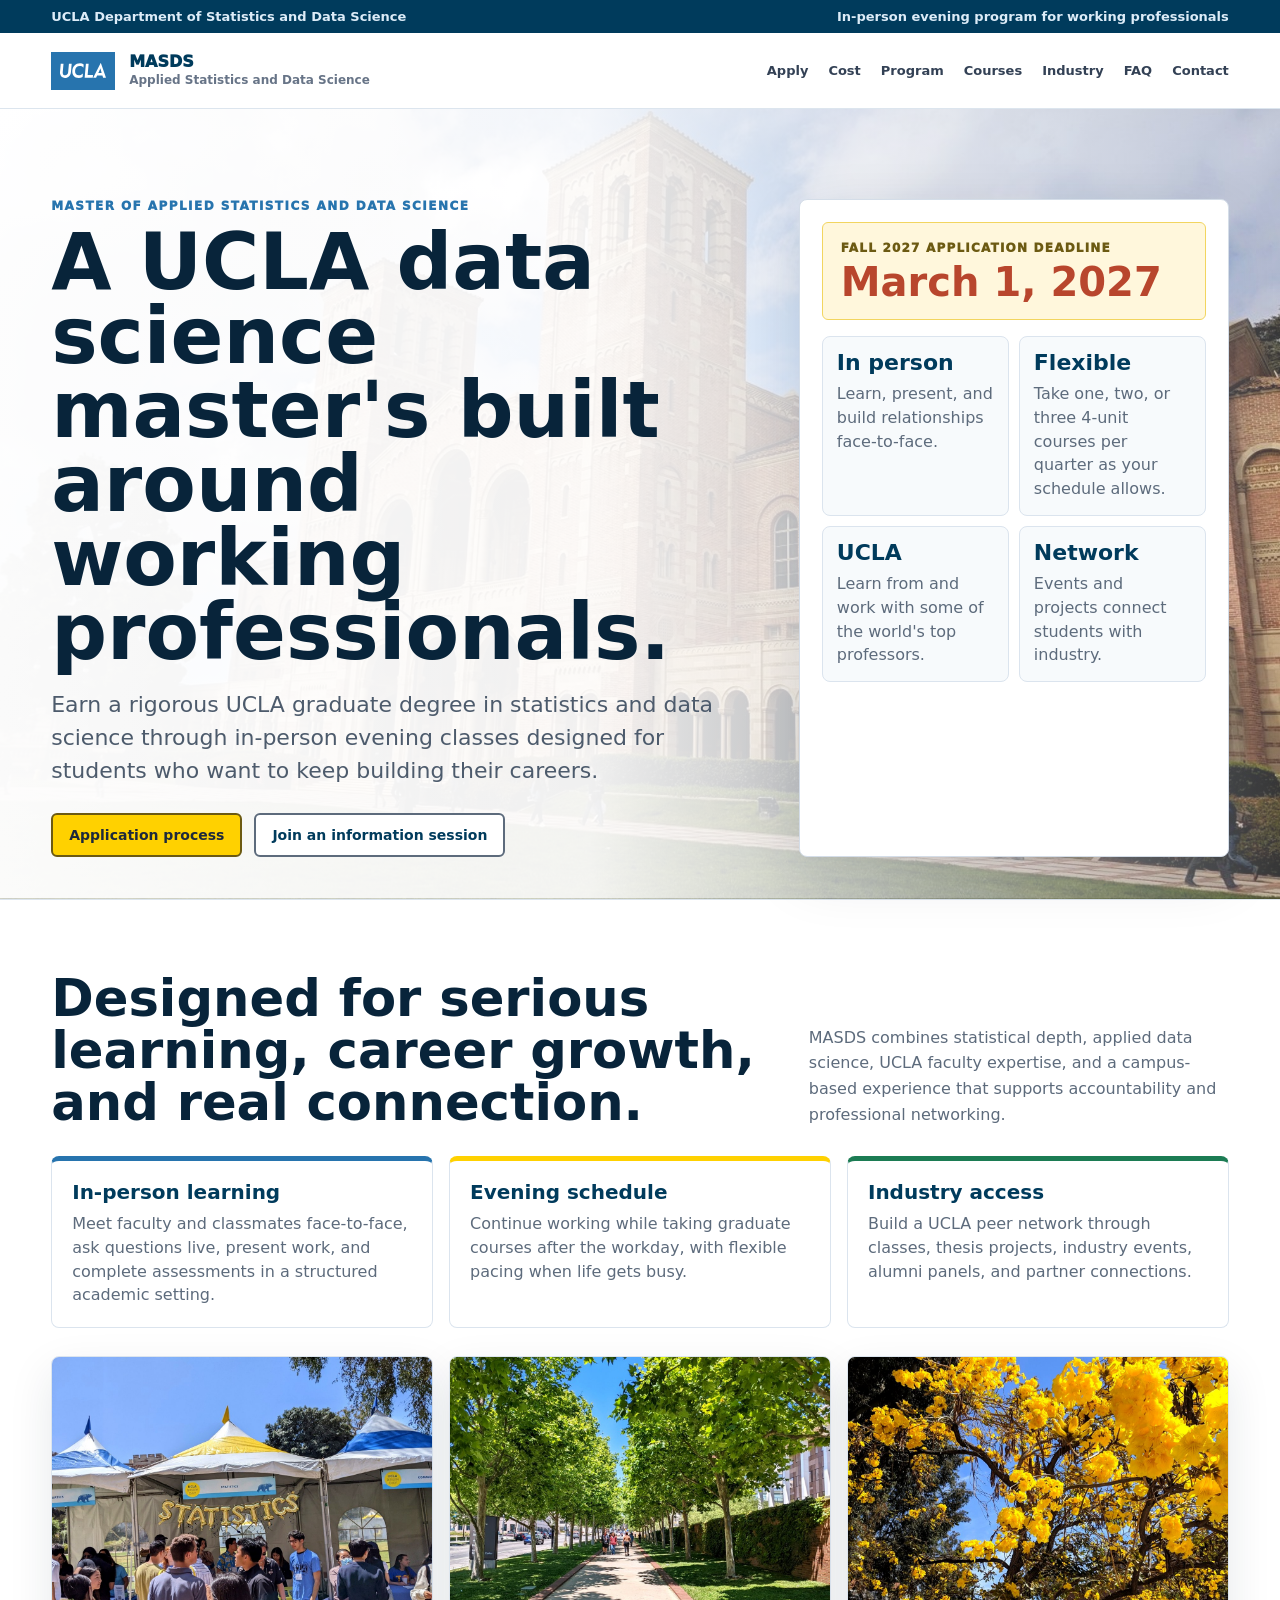
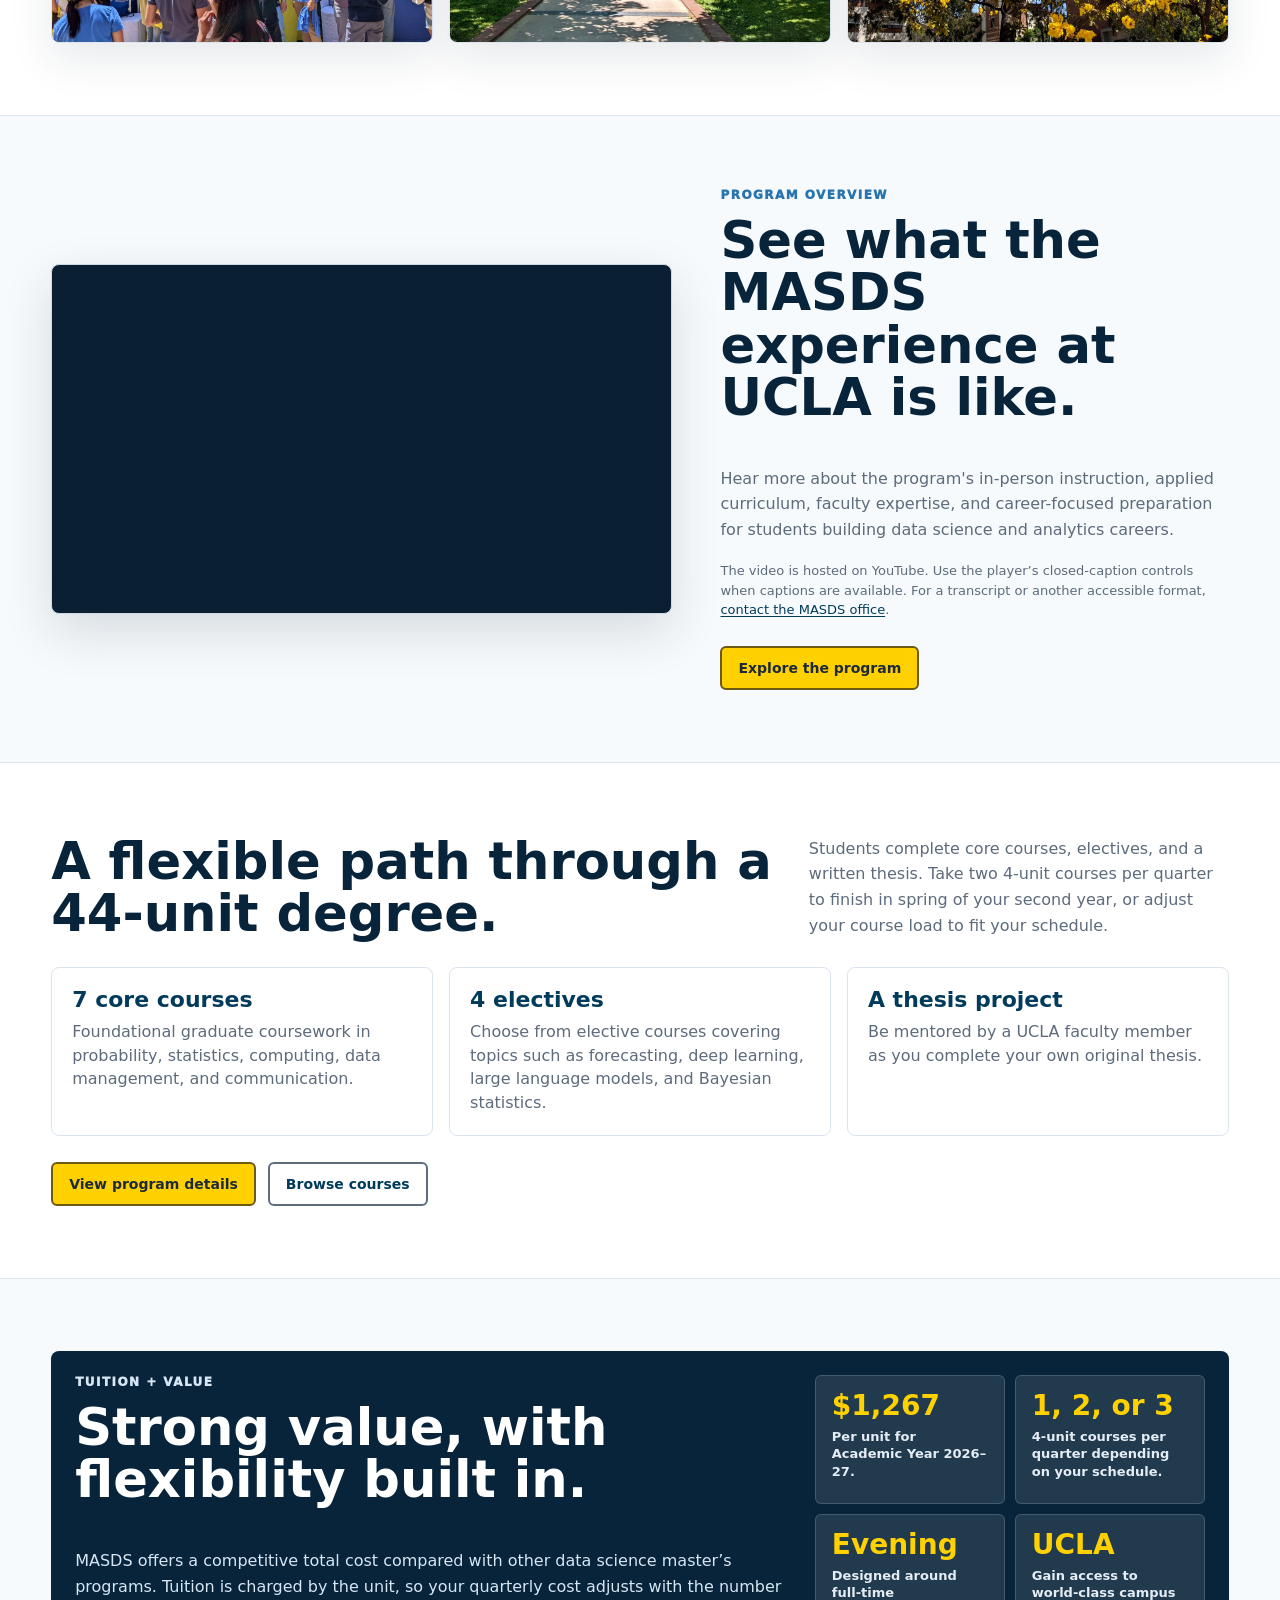
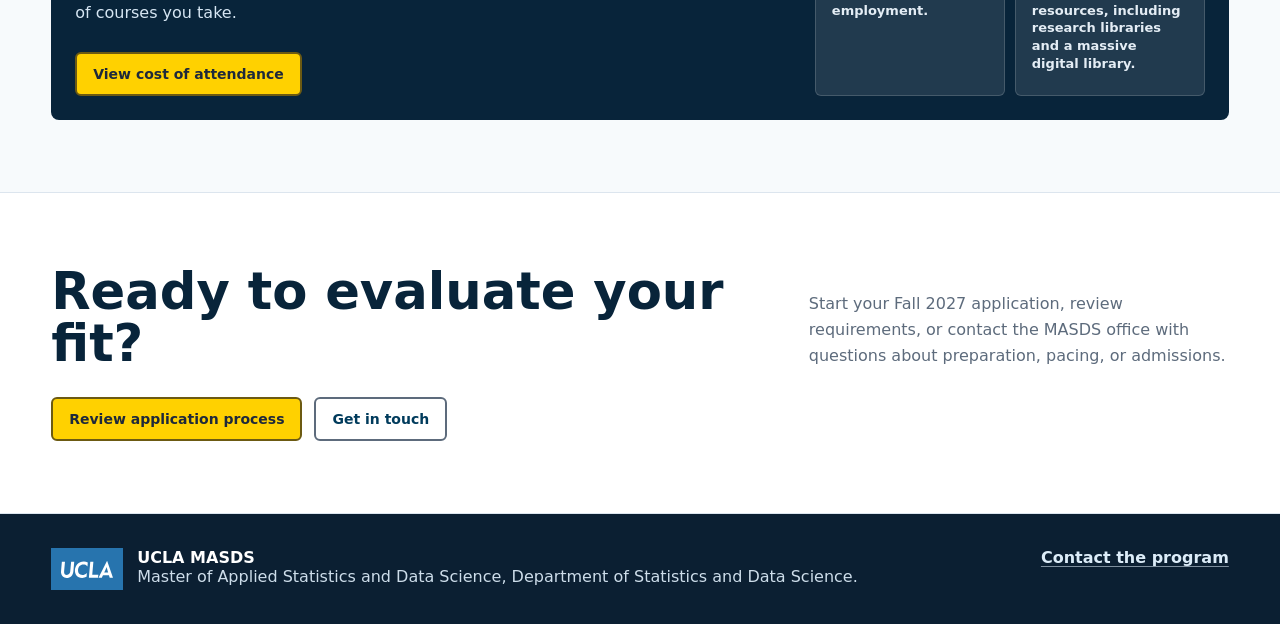
<file: index.html>
<!doctype html>
<html lang="en">
<head>
  <meta charset="utf-8">
  <meta name="viewport" content="width=device-width, initial-scale=1">
  <title>UCLA MASDS | Master of Applied Statistics and Data Science</title>
  <link rel="stylesheet" href="assets/styles.css">
</head>
<body>
  <a class="skip-link" href="#main-content">Skip to main content</a>
  <div class="topbar">
    <span>UCLA Department of Statistics and Data Science</span>
    <span>In-person evening program for working professionals</span>
  </div>
  <nav class="site-nav" aria-label="Primary navigation">
    <a class="brand" href="index.html">
      <span class="brand-mark"><img src="assets/img/ucla-logo.svg" alt="UCLA"></span>
      <span>MASDS <small>Applied Statistics and Data Science</small></span>
    </a>
    <div class="nav-links">
      <a href="application-process.html">Apply</a>
      <a href="cost-of-attendance.html">Cost</a>
      <a href="program-details.html">Program</a>
      <a href="available-courses.html">Courses</a>
      <a href="industry-partners.html">Industry</a>
      <a href="faq.html">FAQ</a>
      <a href="get-in-touch.html">Contact</a>
    </div>
  </nav>

  <header class="hero home-hero" id="main-content" tabindex="-1">
    <div>
      <p class="eyebrow">Master of Applied Statistics and Data Science</p>
      <h1>A UCLA data science master's built around working professionals.</h1>
      <p class="hero-copy">Earn a rigorous UCLA graduate degree in statistics and data science through in-person evening classes designed for students who want to keep building their careers.</p>
      <div class="hero-actions">
        <a class="button" href="application-process.html">Application process</a>
        <a class="secondary-button" href="get-in-touch.html">Join an information session</a>
      </div>
    </div>
    <aside class="deadline-panel" aria-label="Application highlights">
      <div class="deadline-date">
        <span>Fall 2027 application deadline</span>
        <strong>March 1, 2027</strong>
      </div>
      <div class="fact-grid">
        <div class="fact"><strong>In person</strong><span>Learn, present, and build relationships face-to-face.</span></div>
        <div class="fact"><strong>Flexible</strong><span>Take one, two, or three 4-unit courses per quarter as your schedule allows.</span></div>
        <div class="fact"><strong>UCLA</strong><span>Learn from and work with some of the world's top professors.</span></div>
        <div class="fact"><strong>Network</strong><span>Events and projects connect students with industry.</span></div>
      </div>
    </aside>
  </header>

  <main>
    <section class="band" id="fit">
      <div class="section-head">
        <h2>Designed for serious learning, career growth, and real connection.</h2>
        <p>MASDS combines statistical depth, applied data science, UCLA faculty expertise, and a campus-based experience that supports accountability and professional networking.</p>
      </div>
      <div class="card-grid">
        <article class="card accent-blue"><strong>In-person learning</strong><span>Meet faculty and classmates face-to-face, ask questions live, present work, and complete assessments in a structured academic setting.</span></article>
        <article class="card accent-gold"><strong>Evening schedule</strong><span>Continue working while taking graduate courses after the workday, with flexible pacing when life gets busy.</span></article>
        <article class="card accent-green"><strong>Industry access</strong><span>Build a UCLA peer network through classes, thesis projects, industry events, alumni panels, and partner connections.</span></article>
      </div>
      <div class="photo-grid">
        <figure class="image-card">
          <img src="assets/img/in-person-statistics-event.jpg" alt="Students gather at the UCLA Statistics booth during a campus event">
        </figure>
        <figure class="image-card">
          <img src="assets/img/campus-walkway.jpg" alt="Tree-lined walkway on the UCLA campus">
        </figure>
        <figure class="image-card">
          <img src="assets/img/golden-campus-flowers.jpg" alt="Yellow flowers blooming on the UCLA campus">
        </figure>
      </div>
    </section>

    <section class="band alt">
      <div class="video-feature">
        <div class="video-frame">
          <iframe src="https://www.youtube.com/embed/GpxyZNpHI3E" title="UCLA Master of Applied Statistics and Data Science program video" allow="accelerometer; autoplay; clipboard-write; encrypted-media; gyroscope; picture-in-picture; web-share" allowfullscreen></iframe>
        </div>
        <div>
          <p class="eyebrow">Program overview</p>
          <h2>See what the MASDS experience at UCLA is like.</h2>
          <p>Hear more about the program's in-person instruction, applied curriculum, faculty expertise, and career-focused preparation for students building data science and analytics careers.</p>
          <p class="fine-print">The video is hosted on YouTube. Use the player’s closed-caption controls when captions are available. For a transcript or another accessible format, <a href="get-in-touch.html">contact the MASDS office</a>.</p>
          <div class="section-actions">
            <a class="button" href="program-details.html">Explore the program</a>
          </div>
        </div>
      </div>
    </section>

    <section class="band">
      <div class="section-head">
        <h2>A flexible path through a 44-unit degree.</h2>
        <p>Students complete core courses, electives, and a written thesis. Take two 4-unit courses per quarter to finish in spring of your second year, or adjust your course load to fit your schedule.</p>
      </div>
      <div class="stat-grid">
        <div class="stat"><strong>7 core courses</strong><span>Foundational graduate coursework in probability, statistics, computing, data management, and communication.</span></div>
        <div class="stat"><strong>4 electives</strong><span>Choose from elective courses covering topics such as forecasting, deep learning, large language models, and Bayesian statistics.</span></div>
        <div class="stat"><strong>A thesis project</strong><span>Be mentored by a UCLA faculty member as you complete your own original thesis.</span></div>
      </div>
      <div class="section-actions">
        <a class="button" href="program-details.html">View program details</a>
        <a class="secondary-button" href="available-courses.html">Browse courses</a>
      </div>
    </section>

    <section class="band alt">
      <div class="value-panel">
        <div>
          <p class="eyebrow">Tuition + value</p>
          <h2>Strong value, with flexibility built in.</h2>
          <p>MASDS offers a competitive total cost compared with other data science master’s programs. Tuition is charged by the unit, so your quarterly cost adjusts with the number of courses you take.</p>
          <div class="section-actions">
            <a class="button" href="cost-of-attendance.html">View cost of attendance</a>
          </div>
        </div>
        <div class="value-stats">
          <div><strong>$1,267</strong><span>Per unit for Academic Year 2026–27.</span></div>
          <div><strong>1, 2, or 3</strong><span>4-unit courses per quarter depending on your schedule.</span></div>
          <div><strong>Evening</strong><span>Designed around full-time employment.</span></div>
          <div><strong>UCLA</strong><span>Gain access to world-class campus resources, including research libraries and a massive digital library.</span></div>
        </div>
      </div>
    </section>

    <section class="band">
      <div class="section-head">
        <h2>Ready to evaluate your fit?</h2>
        <p>Start your Fall 2027 application, review requirements, or contact the MASDS office with questions about preparation, pacing, or admissions.</p>
      </div>
      <div class="section-actions">
        <a class="button" href="application-process.html">Review application process</a>
        <a class="secondary-button" href="get-in-touch.html">Get in touch</a>
      </div>
    </section>
  </main>

  <footer class="footer">
    <div class="footer-grid">
      <div class="footer-brand"><span class="footer-logo"><img src="assets/img/ucla-logo.svg" alt=""></span><div><strong>UCLA MASDS</strong><br>Master of Applied Statistics and Data Science, Department of Statistics and Data Science.</div></div>
      <a href="get-in-touch.html">Contact the program</a>
    </div>
  </footer>
</body>
</html>
</file>
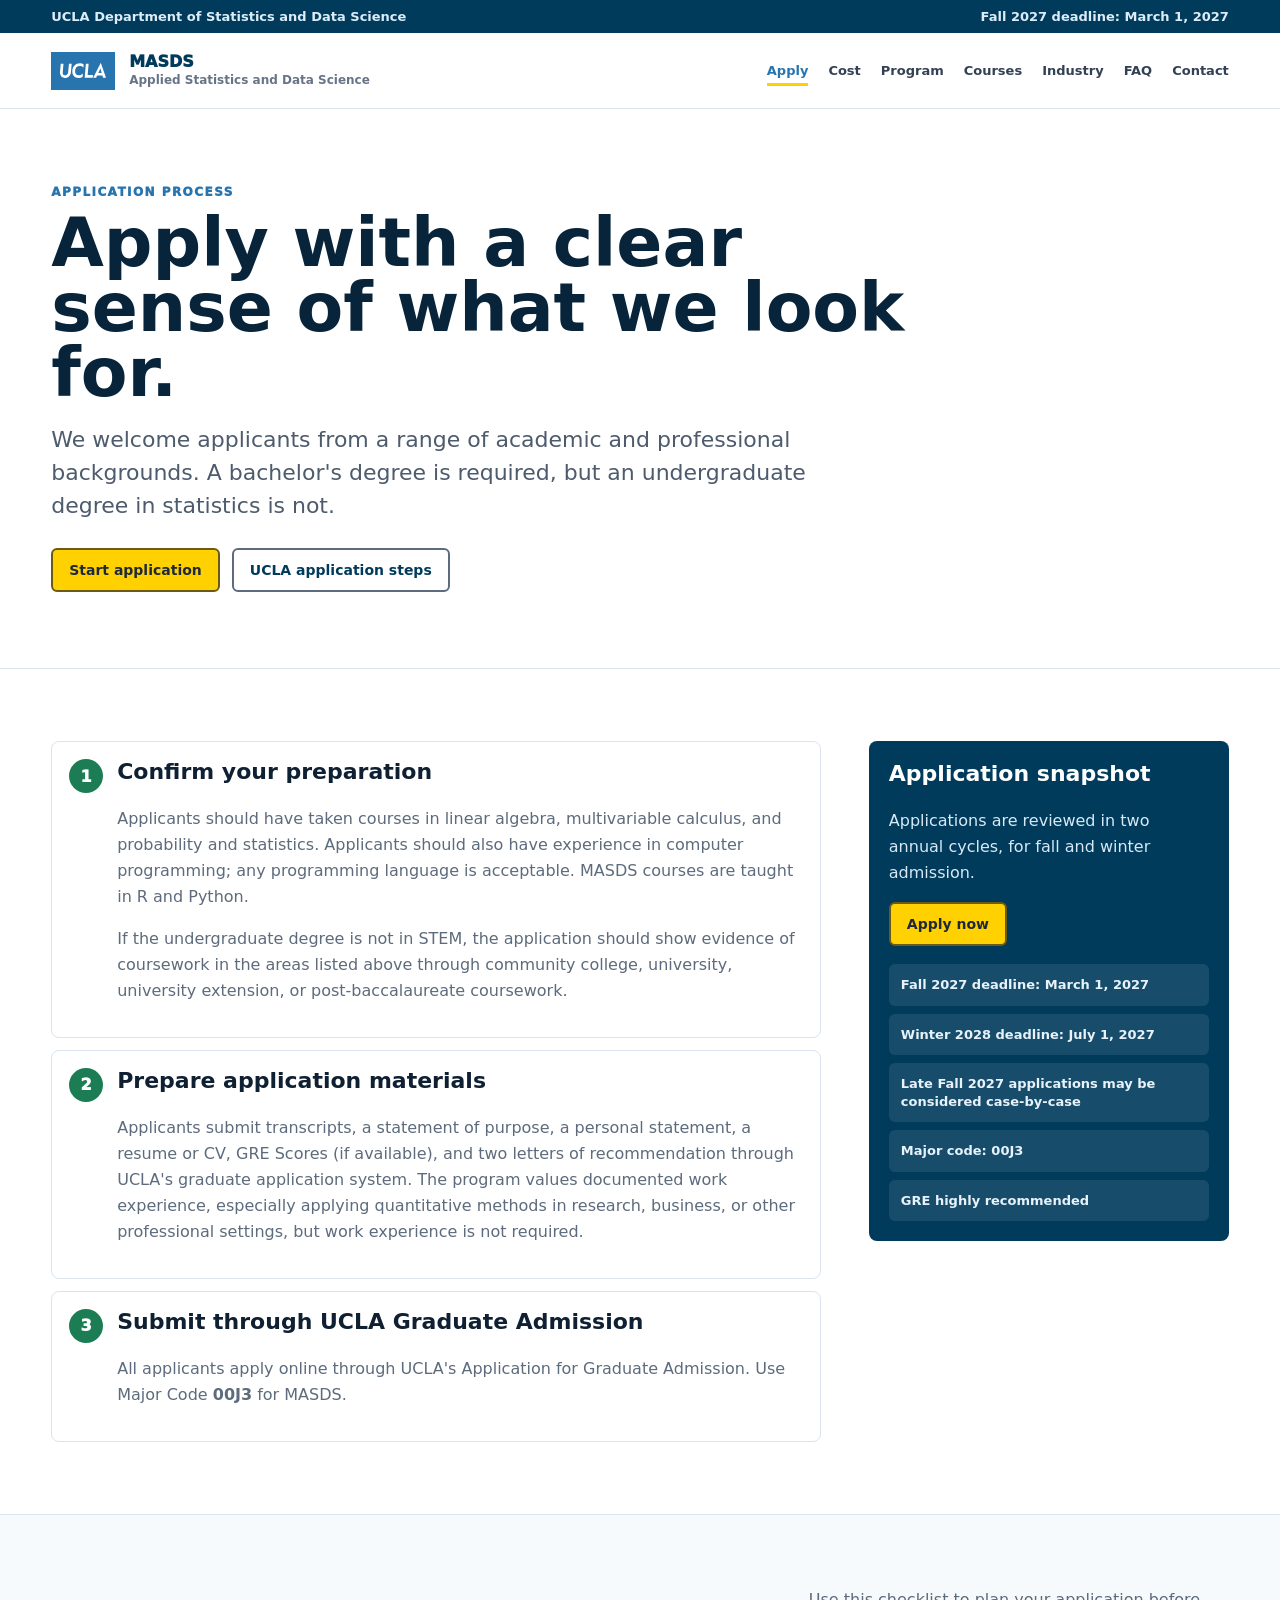
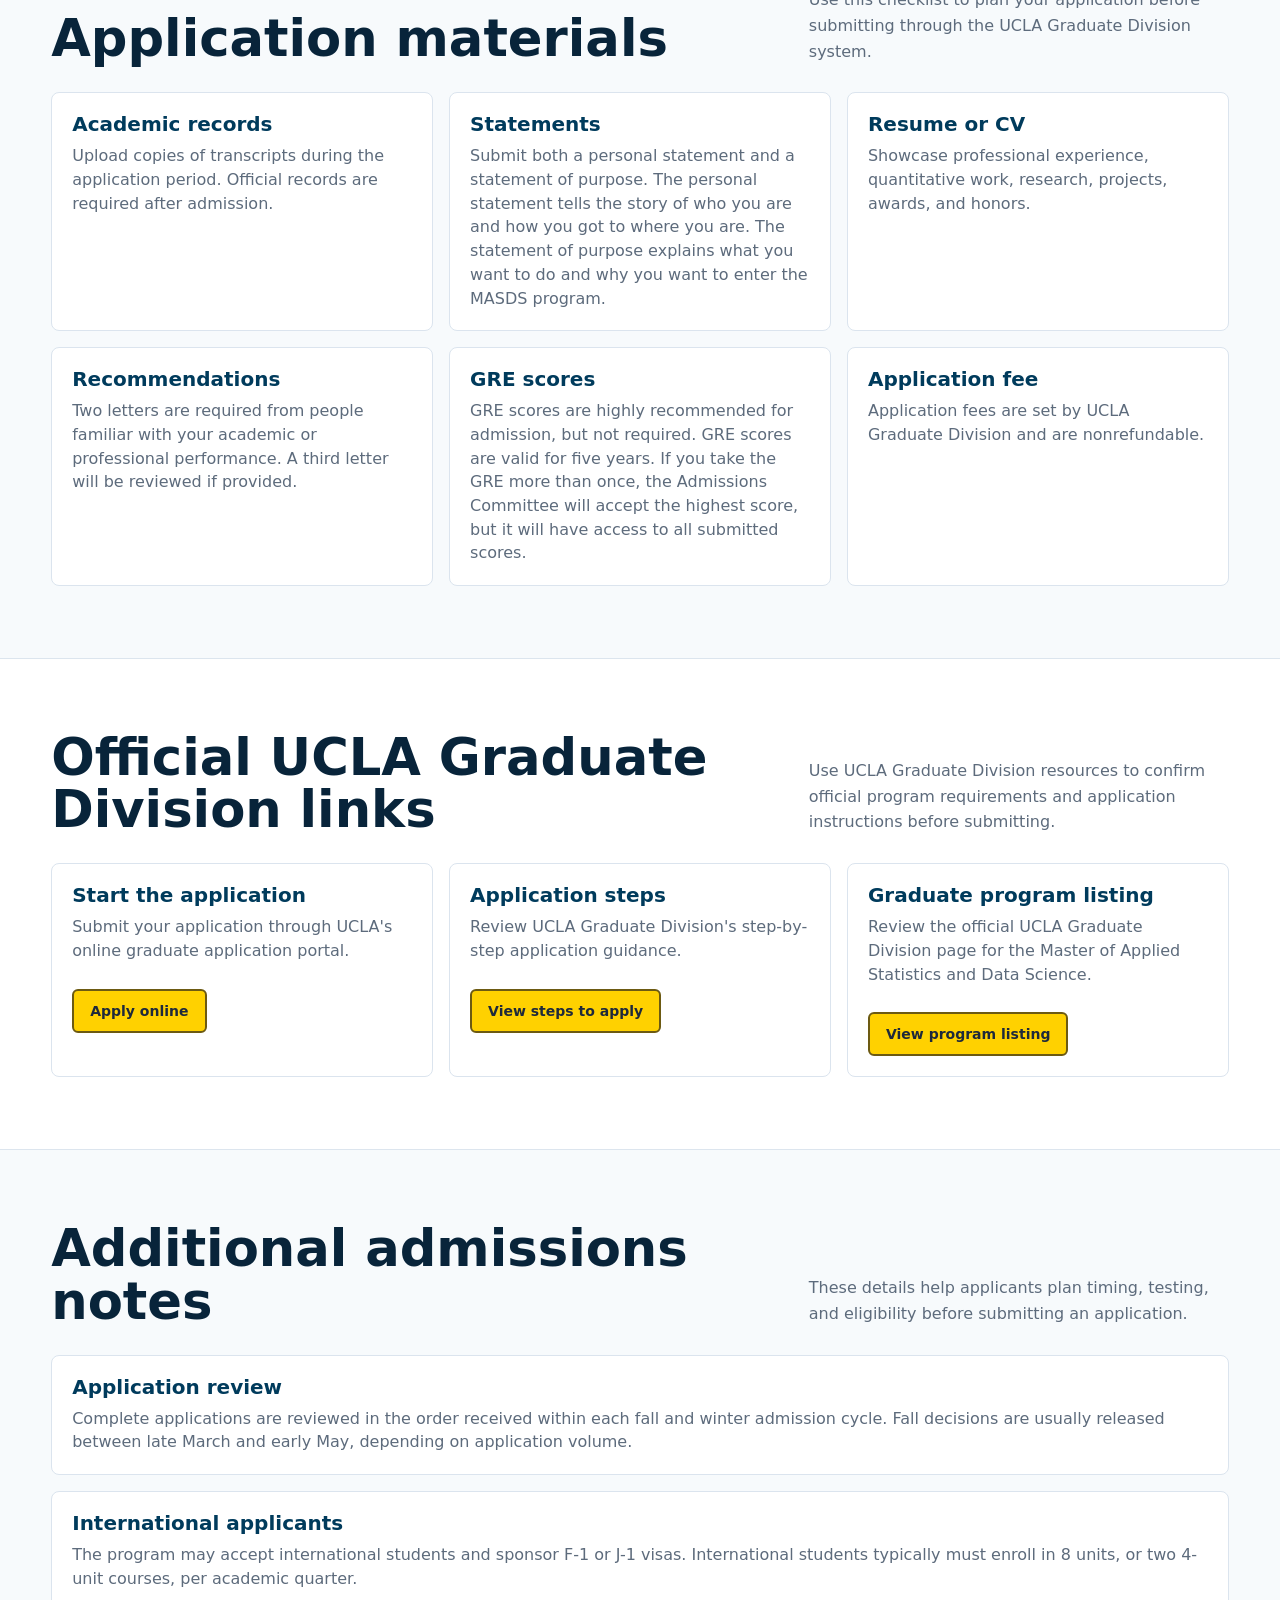
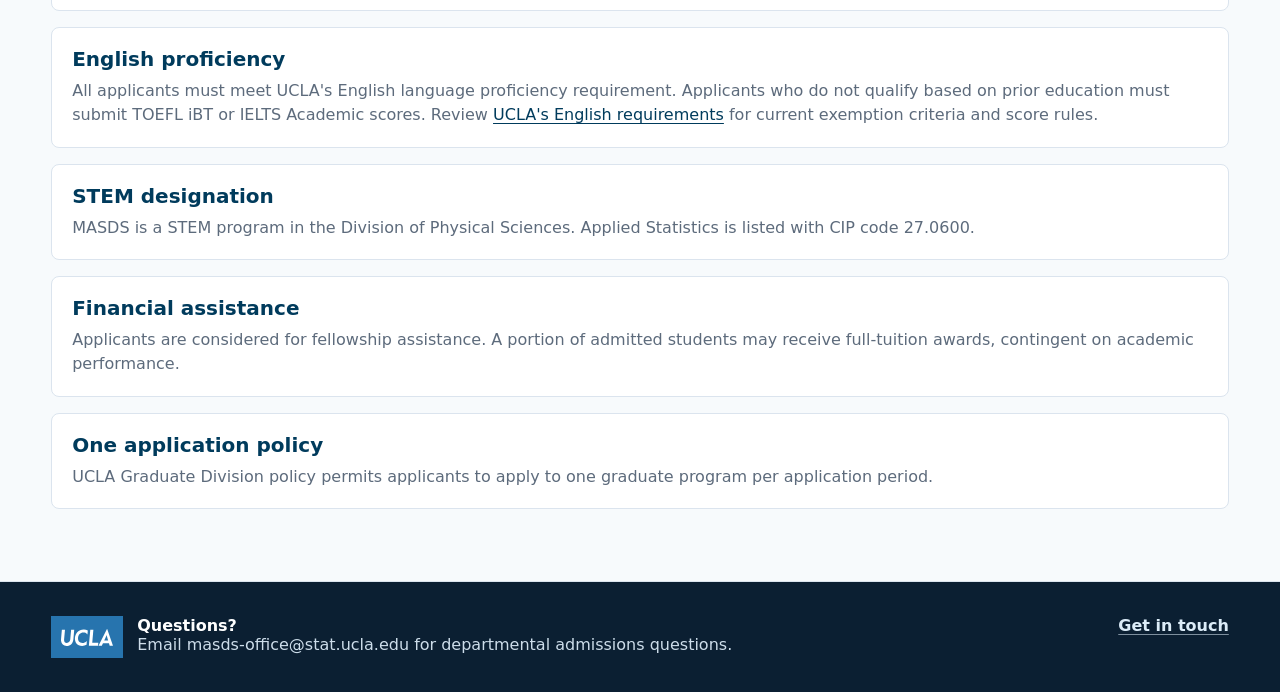
<file: application-process.html>
<!doctype html>
<html lang="en">
<head>
  <meta charset="utf-8">
  <meta name="viewport" content="width=device-width, initial-scale=1">
  <title>Application Process | UCLA MASDS</title>
  <link rel="stylesheet" href="assets/styles.css">
</head>
<body>
  <a class="skip-link" href="#main-content">Skip to main content</a>
  <div class="topbar"><span>UCLA Department of Statistics and Data Science</span><span>Fall 2027 deadline: March 1, 2027</span></div>
  <nav class="site-nav" aria-label="Primary navigation">
    <a class="brand" href="index.html"><span class="brand-mark"><img src="assets/img/ucla-logo.svg" alt="UCLA"></span><span>MASDS <small>Applied Statistics and Data Science</small></span></a>
    <div class="nav-links">
      <a href="application-process.html" aria-current="page">Apply</a>
      <a href="cost-of-attendance.html">Cost</a>
      <a href="program-details.html">Program</a>
      <a href="available-courses.html">Courses</a>
      <a href="industry-partners.html">Industry</a>
      <a href="faq.html">FAQ</a>
      <a href="get-in-touch.html">Contact</a>
    </div>
  </nav>

  <header class="page-hero" id="main-content" tabindex="-1">
    <p class="eyebrow">Application process</p>
    <h1>Apply with a clear sense of what we look for.</h1>
    <p class="page-copy">We welcome applicants from a range of academic and professional backgrounds. A bachelor's degree is required, but an undergraduate degree in statistics is not.</p>
    <div class="hero-actions">
      <a class="button" href="https://apply.grad.ucla.edu/apply/">Start application</a>
      <a class="secondary-button" href="https://grad.ucla.edu/admissions/steps-to-apply/">UCLA application steps</a>
    </div>
  </header>

  <main>
    <section class="band">
      <h2 class="sr-only">Application steps</h2>
      <div class="layout-two">
        <ol class="checklist">
          <li class="check-row"><span class="check">1</span><div><h3>Confirm your preparation</h3><p>Applicants should have taken courses in linear algebra, multivariable calculus, and probability and statistics. Applicants should also have experience in computer programming; any programming language is acceptable. MASDS courses are taught in R and Python.</p><p>If the undergraduate degree is not in STEM, the application should show evidence of coursework in the areas listed above through community college, university, university extension, or post-baccalaureate coursework.</p></div></li>
          <li class="check-row"><span class="check">2</span><div><h3>Prepare application materials</h3><p>Applicants submit transcripts, a statement of purpose, a personal statement, a resume or CV, GRE Scores (if available), and two letters of recommendation through UCLA's graduate application system. The program values documented work experience, especially applying quantitative methods in research, business, or other professional settings, but work experience is not required.</p></div></li>
          <li class="check-row"><span class="check">3</span><div><h3>Submit through UCLA Graduate Admission</h3><p>All applicants apply online through UCLA's Application for Graduate Admission. Use Major Code <strong>00J3</strong> for MASDS.</p></div></li>
        </ol>
        <aside class="side-card">
          <h3>Application snapshot</h3>
          <p>Applications are reviewed in two annual cycles, for fall and winter admission.</p>
          <a class="button" href="https://apply.grad.ucla.edu/apply/">Apply now</a>
          <div class="mini-list">
            <div>Fall 2027 deadline: March 1, 2027</div>
            <div>Winter 2028 deadline: July 1, 2027</div>
            <div>Late Fall 2027 applications may be considered case-by-case</div>
            <div>Major code: 00J3</div>
            <div>GRE highly recommended</div>
          </div>
        </aside>
      </div>
    </section>

    <section class="band alt">
      <div class="section-head">
        <h2>Application materials</h2>
        <p>Use this checklist to plan your application before submitting through the UCLA Graduate Division system.</p>
      </div>
      <div class="card-grid">
        <article class="card"><strong>Academic records</strong><span>Upload copies of transcripts during the application period. Official records are required after admission.</span></article>
        <article class="card"><strong>Statements</strong><span>Submit both a personal statement and a statement of purpose. The personal statement tells the story of who you are and how you got to where you are. The statement of purpose explains what you want to do and why you want to enter the MASDS program.</span></article>
        <article class="card"><strong>Resume or CV</strong><span>Showcase professional experience, quantitative work, research, projects, awards, and honors.</span></article>
        <article class="card"><strong>Recommendations</strong><span>Two letters are required from people familiar with your academic or professional performance. A third letter will be reviewed if provided.</span></article>
        <article class="card"><strong>GRE scores</strong><span>GRE scores are highly recommended for admission, but not required. GRE scores are valid for five years. If you take the GRE more than once, the Admissions Committee will accept the highest score, but it will have access to all submitted scores.</span></article>
        <article class="card"><strong>Application fee</strong><span>Application fees are set by UCLA Graduate Division and are nonrefundable.</span></article>
      </div>
    </section>

    <section class="band">
      <div class="section-head">
        <h2>Official UCLA Graduate Division links</h2>
        <p>Use UCLA Graduate Division resources to confirm official program requirements and application instructions before submitting.</p>
      </div>
      <div class="card-grid">
        <article class="card"><strong>Start the application</strong><span>Submit your application through UCLA's online graduate application portal.</span><div class="section-actions"><a class="button" href="https://apply.grad.ucla.edu/apply/">Apply online</a></div></article>
        <article class="card"><strong>Application steps</strong><span>Review UCLA Graduate Division's step-by-step application guidance.</span><div class="section-actions"><a class="button" href="https://grad.ucla.edu/admissions/steps-to-apply/">View steps to apply</a></div></article>
        <article class="card"><strong>Graduate program listing</strong><span>Review the official UCLA Graduate Division page for the Master of Applied Statistics and Data Science.</span><div class="section-actions"><a class="button" href="https://grad.ucla.edu/programs/physical-sciences/statistics-and-data-science-department/statistics-master-of-applied-statistics-and-data-science/">View program listing</a></div></article>
      </div>
    </section>

    <section class="band alt">
      <div class="section-head">
        <h2>Additional admissions notes</h2>
        <p>These details help applicants plan timing, testing, and eligibility before submitting an application.</p>
      </div>
      <div class="card-grid vertical-card-grid">
        <article class="card"><strong>Application review</strong><span>Complete applications are reviewed in the order received within each fall and winter admission cycle. Fall decisions are usually released between late March and early May, depending on application volume.</span></article>
        <article class="card"><strong>International applicants</strong><span>The program may accept international students and sponsor F-1 or J-1 visas. International students typically must enroll in 8 units, or two 4-unit courses, per academic quarter.</span></article>
        <article class="card"><strong>English proficiency</strong><span>All applicants must meet UCLA's English language proficiency requirement. Applicants who do not qualify based on prior education must submit TOEFL iBT or IELTS Academic scores. Review <a href="https://grad.ucla.edu/admissions/english-requirements/">UCLA's English requirements</a> for current exemption criteria and score rules.</span></article>
        <article class="card"><strong>STEM designation</strong><span>MASDS is a STEM program in the Division of Physical Sciences. Applied Statistics is listed with CIP code 27.0600.</span></article>
        <article class="card"><strong>Financial assistance</strong><span>Applicants are considered for fellowship assistance. A portion of admitted students may receive full-tuition awards, contingent on academic performance.</span></article>
        <article class="card"><strong>One application policy</strong><span>UCLA Graduate Division policy permits applicants to apply to one graduate program per application period.</span></article>
      </div>
    </section>
  </main>

  <footer class="footer"><div class="footer-grid"><div class="footer-brand"><span class="footer-logo"><img src="assets/img/ucla-logo.svg" alt=""></span><div><strong>Questions?</strong><br>Email masds-office@stat.ucla.edu for departmental admissions questions.</div></div><a href="get-in-touch.html">Get in touch</a></div></footer>
</body>
</html>
</file>
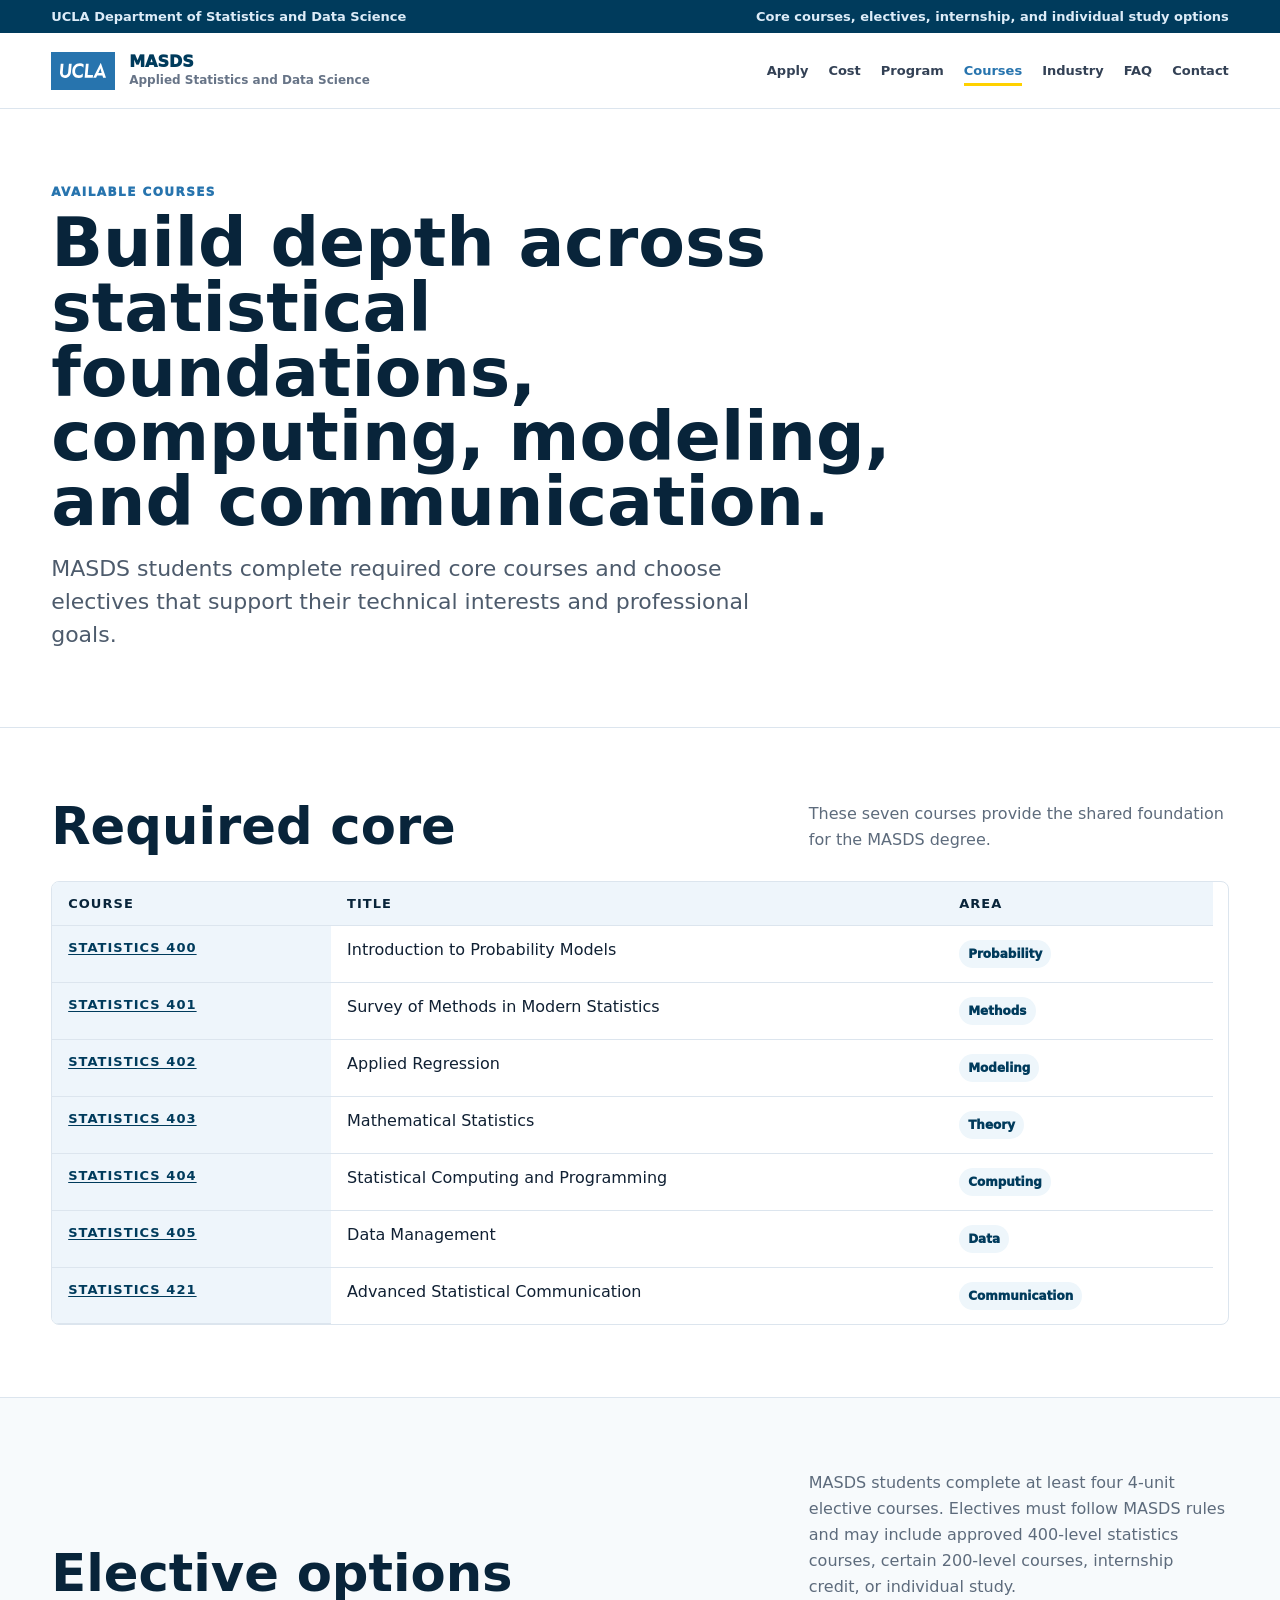
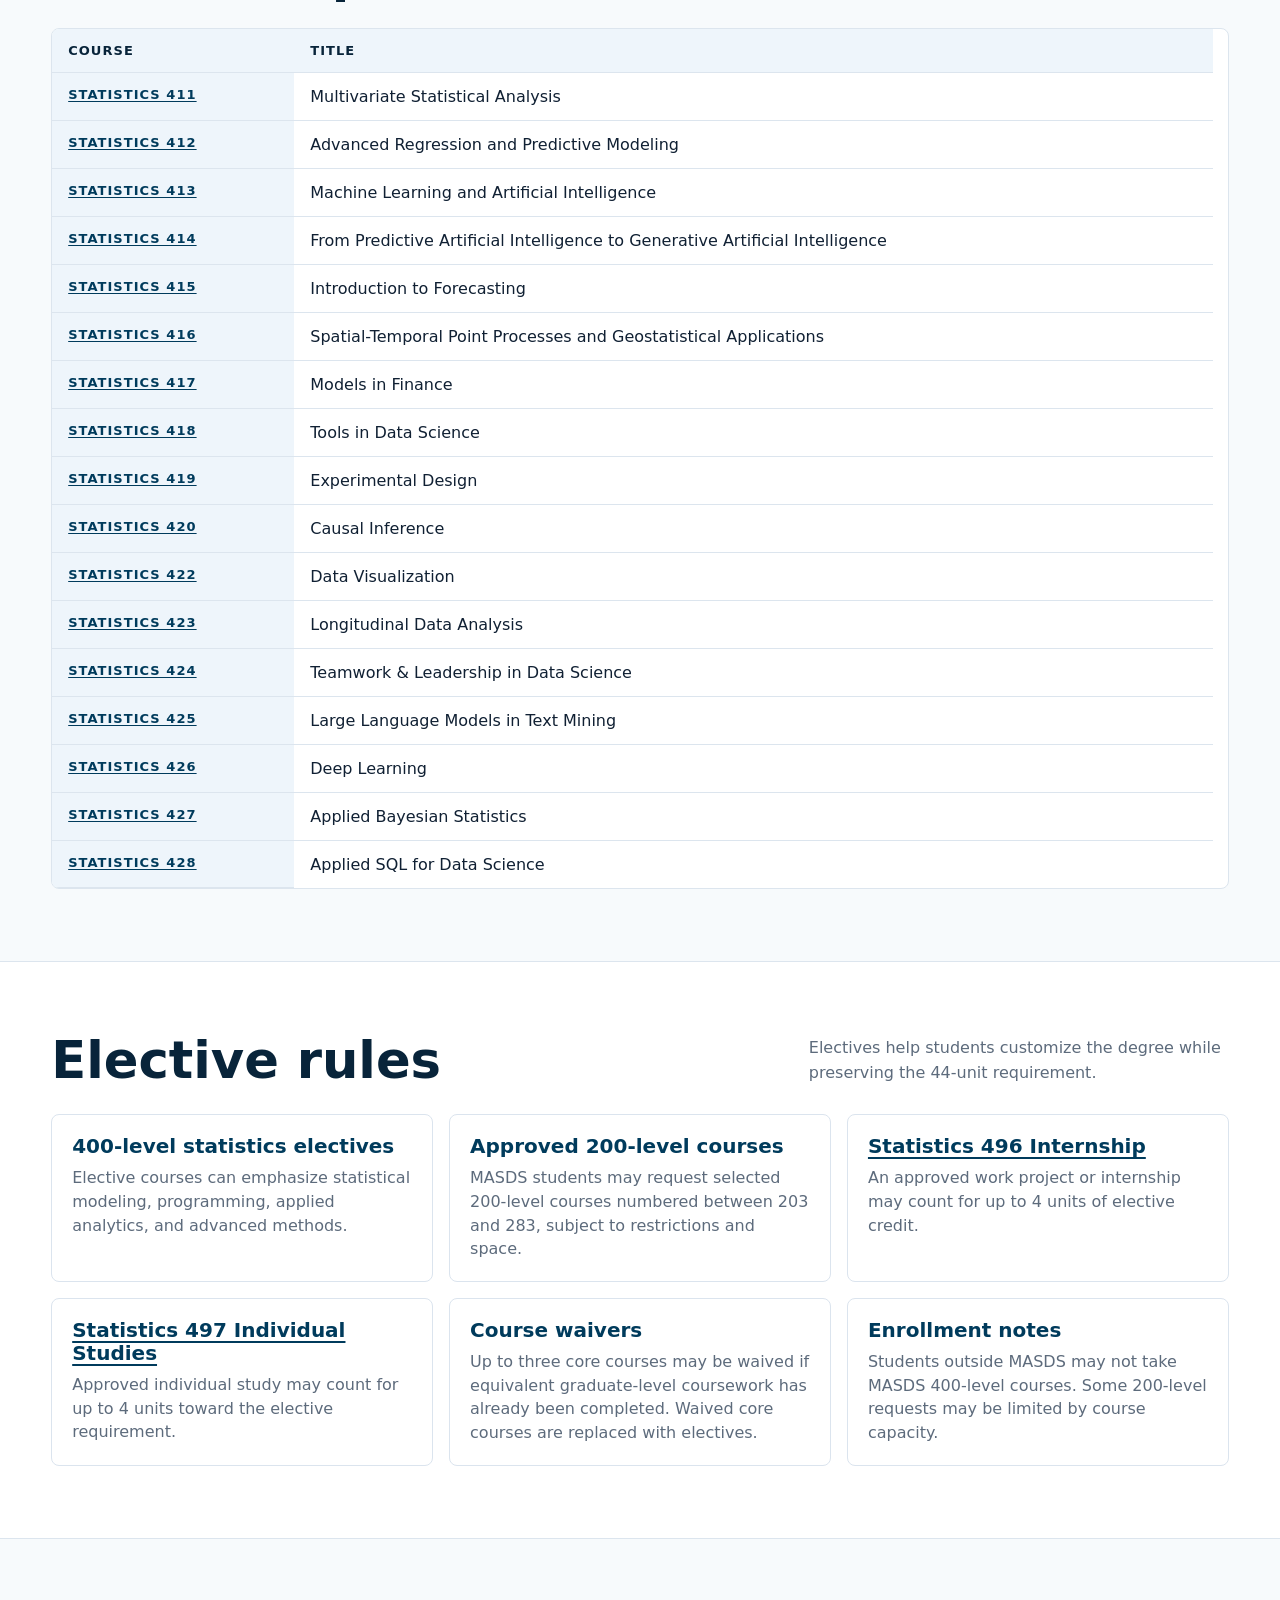
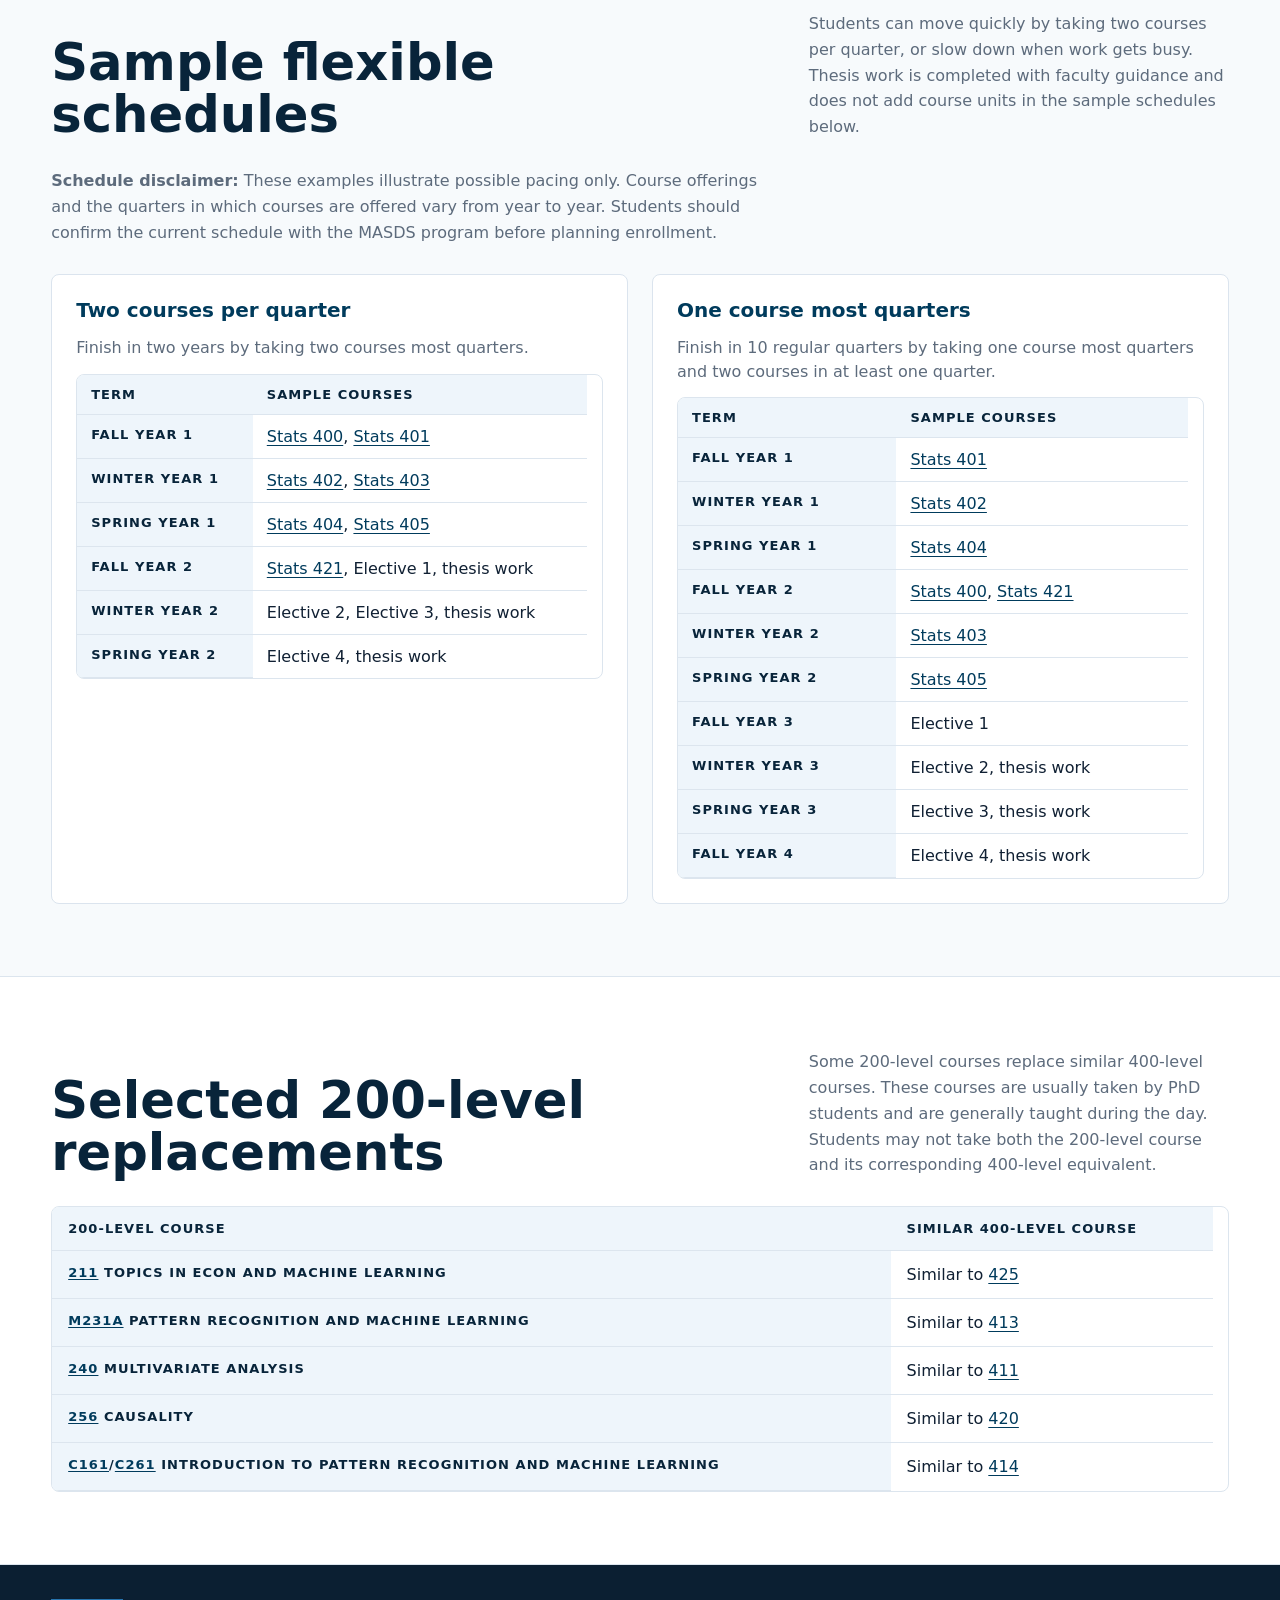
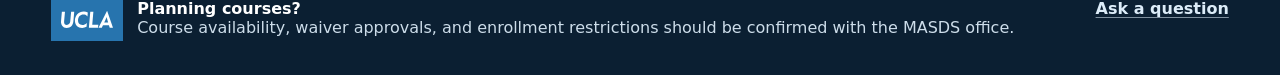
<file: available-courses.html>
<!doctype html>
<html lang="en">
<head>
  <meta charset="utf-8">
  <meta name="viewport" content="width=device-width, initial-scale=1">
  <title>Available Courses | UCLA MASDS</title>
  <link rel="stylesheet" href="assets/styles.css">
</head>
<body>
  <a class="skip-link" href="#main-content">Skip to main content</a>
  <div class="topbar"><span>UCLA Department of Statistics and Data Science</span><span>Core courses, electives, internship, and individual study options</span></div>
  <nav class="site-nav" aria-label="Primary navigation">
    <a class="brand" href="index.html"><span class="brand-mark"><img src="assets/img/ucla-logo.svg" alt="UCLA"></span><span>MASDS <small>Applied Statistics and Data Science</small></span></a>
    <div class="nav-links">
      <a href="application-process.html">Apply</a>
      <a href="cost-of-attendance.html">Cost</a>
      <a href="program-details.html">Program</a>
      <a href="available-courses.html" aria-current="page">Courses</a>
      <a href="industry-partners.html">Industry</a>
      <a href="faq.html">FAQ</a>
      <a href="get-in-touch.html">Contact</a>
    </div>
  </nav>

  <header class="page-hero" id="main-content" tabindex="-1">
    <p class="eyebrow">Available courses</p>
    <h1>Build depth across statistical foundations, computing, modeling, and communication.</h1>
    <p class="page-copy">MASDS students complete required core courses and choose electives that support their technical interests and professional goals.</p>
  </header>

  <main>
    <section class="band">
      <div class="section-head">
        <h2>Required core</h2>
        <p>These seven courses provide the shared foundation for the MASDS degree.</p>
      </div>
      <div class="table-wrap" tabindex="0" role="region" aria-label="Required core courses">
        <table>
          <caption class="sr-only">Required core courses</caption>
          <thead><tr><th scope="col">Course</th><th scope="col">Title</th><th scope="col">Area</th></tr></thead>
          <tbody>
            <tr><th scope="row"><a href="https://catalog.registrar.ucla.edu/course/2026/STATS400">Statistics 400</a></th><td>Introduction to Probability Models</td><td><span class="pill">Probability</span></td></tr>
            <tr><th scope="row"><a href="https://catalog.registrar.ucla.edu/course/2026/STATS401">Statistics 401</a></th><td>Survey of Methods in Modern Statistics</td><td><span class="pill">Methods</span></td></tr>
            <tr><th scope="row"><a href="https://catalog.registrar.ucla.edu/course/2026/STATS402">Statistics 402</a></th><td>Applied Regression</td><td><span class="pill">Modeling</span></td></tr>
            <tr><th scope="row"><a href="https://catalog.registrar.ucla.edu/course/2026/STATS403">Statistics 403</a></th><td>Mathematical Statistics</td><td><span class="pill">Theory</span></td></tr>
            <tr><th scope="row"><a href="https://catalog.registrar.ucla.edu/course/2026/STATS404">Statistics 404</a></th><td>Statistical Computing and Programming</td><td><span class="pill">Computing</span></td></tr>
            <tr><th scope="row"><a href="https://catalog.registrar.ucla.edu/course/2026/STATS405">Statistics 405</a></th><td>Data Management</td><td><span class="pill">Data</span></td></tr>
            <tr><th scope="row"><a href="https://catalog.registrar.ucla.edu/course/2026/STATS421">Statistics 421</a></th><td>Advanced Statistical Communication</td><td><span class="pill">Communication</span></td></tr>
          </tbody>
        </table>
      </div>
    </section>

    <section class="band alt">
      <div class="section-head">
        <h2>Elective options</h2>
        <p>MASDS students complete at least four 4-unit elective courses. Electives must follow MASDS rules and may include approved 400-level statistics courses, certain 200-level courses, internship credit, or individual study.</p>
      </div>
      <div class="table-wrap" tabindex="0" role="region" aria-label="Elective course options">
        <table>
          <caption class="sr-only">Elective course options</caption>
          <thead><tr><th scope="col">Course</th><th scope="col">Title</th></tr></thead>
          <tbody>
            <tr><th scope="row"><a href="https://catalog.registrar.ucla.edu/course/2026/STATS411">Statistics 411</a></th><td>Multivariate Statistical Analysis</td></tr>
            <tr><th scope="row"><a href="https://catalog.registrar.ucla.edu/course/2026/STATS412">Statistics 412</a></th><td>Advanced Regression and Predictive Modeling</td></tr>
            <tr><th scope="row"><a href="https://catalog.registrar.ucla.edu/course/2026/STATS413">Statistics 413</a></th><td>Machine Learning and Artificial Intelligence</td></tr>
            <tr><th scope="row"><a href="https://catalog.registrar.ucla.edu/course/2026/STATS414">Statistics 414</a></th><td>From Predictive Artificial Intelligence to Generative Artificial Intelligence</td></tr>
            <tr><th scope="row"><a href="https://catalog.registrar.ucla.edu/course/2026/STATS415">Statistics 415</a></th><td>Introduction to Forecasting</td></tr>
            <tr><th scope="row"><a href="https://catalog.registrar.ucla.edu/course/2026/STATS416">Statistics 416</a></th><td>Spatial-Temporal Point Processes and Geostatistical Applications</td></tr>
            <tr><th scope="row"><a href="https://catalog.registrar.ucla.edu/course/2026/STATS417">Statistics 417</a></th><td>Models in Finance</td></tr>
            <tr><th scope="row"><a href="https://catalog.registrar.ucla.edu/course/2026/STATS418">Statistics 418</a></th><td>Tools in Data Science</td></tr>
            <tr><th scope="row"><a href="https://catalog.registrar.ucla.edu/course/2026/STATS419">Statistics 419</a></th><td>Experimental Design</td></tr>
            <tr><th scope="row"><a href="https://catalog.registrar.ucla.edu/course/2026/STATS420">Statistics 420</a></th><td>Causal Inference</td></tr>
            <tr><th scope="row"><a href="https://catalog.registrar.ucla.edu/course/2026/STATS422">Statistics 422</a></th><td>Data Visualization</td></tr>
            <tr><th scope="row"><a href="https://catalog.registrar.ucla.edu/course/2026/STATS423">Statistics 423</a></th><td>Longitudinal Data Analysis</td></tr>
            <tr><th scope="row"><a href="https://catalog.registrar.ucla.edu/course/2026/STATS424">Statistics 424</a></th><td>Teamwork &amp; Leadership in Data Science</td></tr>
            <tr><th scope="row"><a href="https://catalog.registrar.ucla.edu/course/2026/STATS425">Statistics 425</a></th><td>Large Language Models in Text Mining</td></tr>
            <tr><th scope="row"><a href="https://catalog.registrar.ucla.edu/course/2026/STATS426">Statistics 426</a></th><td>Deep Learning</td></tr>
            <tr><th scope="row"><a href="https://catalog.registrar.ucla.edu/course/2026/STATS427">Statistics 427</a></th><td>Applied Bayesian Statistics</td></tr>
            <tr><th scope="row"><a href="https://catalog.registrar.ucla.edu/course/2026/STATS428">Statistics 428</a></th><td>Applied SQL for Data Science</td></tr>
          </tbody>
        </table>
      </div>
    </section>

    <section class="band">
      <div class="section-head">
        <h2>Elective rules</h2>
        <p>Electives help students customize the degree while preserving the 44-unit requirement.</p>
      </div>
      <div class="card-grid">
        <article class="card"><strong>400-level statistics electives</strong><span>Elective courses can emphasize statistical modeling, programming, applied analytics, and advanced methods.</span></article>
        <article class="card"><strong>Approved 200-level courses</strong><span>MASDS students may request selected 200-level courses numbered between 203 and 283, subject to restrictions and space.</span></article>
        <article class="card"><strong><a href="https://catalog.registrar.ucla.edu/course/2026/STATS496">Statistics 496 Internship</a></strong><span>An approved work project or internship may count for up to 4 units of elective credit.</span></article>
        <article class="card"><strong><a href="https://catalog.registrar.ucla.edu/course/2026/STATS497">Statistics 497 Individual Studies</a></strong><span>Approved individual study may count for up to 4 units toward the elective requirement.</span></article>
        <article class="card"><strong>Course waivers</strong><span>Up to three core courses may be waived if equivalent graduate-level coursework has already been completed. Waived core courses are replaced with electives.</span></article>
        <article class="card"><strong>Enrollment notes</strong><span>Students outside MASDS may not take MASDS 400-level courses. Some 200-level requests may be limited by course capacity.</span></article>
      </div>
    </section>

    <section class="band alt">
      <div class="section-head">
        <h2>Sample flexible schedules</h2>
        <p>Students can move quickly by taking two courses per quarter, or slow down when work gets busy. Thesis work is completed with faculty guidance and does not add course units in the sample schedules below.</p>
        <p><strong>Schedule disclaimer:</strong> These examples illustrate possible pacing only. Course offerings and the quarters in which courses are offered vary from year to year. Students should confirm the current schedule with the MASDS program before planning enrollment.</p>
      </div>
      <div class="card-grid schedule-grid">
        <article class="card schedule-card">
          <strong>Two courses per quarter</strong>
          <span>Finish in two years by taking two courses most quarters.</span>
          <div class="table-wrap schedule-table" tabindex="0" role="region" aria-label="Sample schedule with two courses in most quarters">
            <table>
          <caption class="sr-only">Sample schedule with two courses in most quarters</caption>
              <thead><tr><th scope="col">Term</th><th scope="col">Sample courses</th></tr></thead>
              <tbody>
                <tr><th scope="row">Fall Year 1</th><td><a href="https://catalog.registrar.ucla.edu/course/2026/STATS400">Stats 400</a>, <a href="https://catalog.registrar.ucla.edu/course/2026/STATS401">Stats 401</a></td></tr>
                <tr><th scope="row">Winter Year 1</th><td><a href="https://catalog.registrar.ucla.edu/course/2026/STATS402">Stats 402</a>, <a href="https://catalog.registrar.ucla.edu/course/2026/STATS403">Stats 403</a></td></tr>
                <tr><th scope="row">Spring Year 1</th><td><a href="https://catalog.registrar.ucla.edu/course/2026/STATS404">Stats 404</a>, <a href="https://catalog.registrar.ucla.edu/course/2026/STATS405">Stats 405</a></td></tr>
                <tr><th scope="row">Fall Year 2</th><td><a href="https://catalog.registrar.ucla.edu/course/2026/STATS421">Stats 421</a>, Elective 1, thesis work</td></tr>
                <tr><th scope="row">Winter Year 2</th><td>Elective 2, Elective 3, thesis work</td></tr>
                <tr><th scope="row">Spring Year 2</th><td>Elective 4, thesis work</td></tr>
              </tbody>
            </table>
          </div>
        </article>
        <article class="card schedule-card">
          <strong>One course most quarters</strong>
          <span>Finish in 10 regular quarters by taking one course most quarters and two courses in at least one quarter.</span>
          <div class="table-wrap schedule-table" tabindex="0" role="region" aria-label="Sample schedule with one course per quarter">
            <table>
          <caption class="sr-only">Sample schedule with one course per quarter</caption>
              <thead><tr><th scope="col">Term</th><th scope="col">Sample courses</th></tr></thead>
              <tbody>
                <tr><th scope="row">Fall Year 1</th><td><a href="https://catalog.registrar.ucla.edu/course/2026/STATS401">Stats 401</a></td></tr>
                <tr><th scope="row">Winter Year 1</th><td><a href="https://catalog.registrar.ucla.edu/course/2026/STATS402">Stats 402</a></td></tr>
                <tr><th scope="row">Spring Year 1</th><td><a href="https://catalog.registrar.ucla.edu/course/2026/STATS404">Stats 404</a></td></tr>
                <tr><th scope="row">Fall Year 2</th><td><a href="https://catalog.registrar.ucla.edu/course/2026/STATS400">Stats 400</a>, <a href="https://catalog.registrar.ucla.edu/course/2026/STATS421">Stats 421</a></td></tr>
                <tr><th scope="row">Winter Year 2</th><td><a href="https://catalog.registrar.ucla.edu/course/2026/STATS403">Stats 403</a></td></tr>
                <tr><th scope="row">Spring Year 2</th><td><a href="https://catalog.registrar.ucla.edu/course/2026/STATS405">Stats 405</a></td></tr>
                <tr><th scope="row">Fall Year 3</th><td>Elective 1</td></tr>
                <tr><th scope="row">Winter Year 3</th><td>Elective 2, thesis work</td></tr>
                <tr><th scope="row">Spring Year 3</th><td>Elective 3, thesis work</td></tr>
                <tr><th scope="row">Fall Year 4</th><td>Elective 4, thesis work</td></tr>
              </tbody>
            </table>
          </div>
        </article>
      </div>
    </section>

    <section class="band">
      <div class="section-head">
        <h2>Selected 200-level replacements</h2>
        <p>Some 200-level courses replace similar 400-level courses. These courses are usually taken by PhD students and are generally taught during the day. Students may not take both the 200-level course and its corresponding 400-level equivalent.</p>
      </div>
      <div class="table-wrap" tabindex="0" role="region" aria-label="Selected 200-level course replacements">
        <table>
          <caption class="sr-only">Selected 200-level course replacements</caption>
          <thead><tr><th scope="col">200-level course</th><th scope="col">Similar 400-level course</th></tr></thead>
          <tbody>
            <tr><th scope="row"><a href="https://catalog.registrar.ucla.edu/course/2026/STATS211">211</a> Topics in Econ and Machine Learning</th><td>Similar to <a href="https://catalog.registrar.ucla.edu/course/2026/STATS425">425</a></td></tr>
            <tr><th scope="row"><a href="https://catalog.registrar.ucla.edu/course/2026/STATSM231A">M231A</a> Pattern Recognition and Machine Learning</th><td>Similar to <a href="https://catalog.registrar.ucla.edu/course/2026/STATS413">413</a></td></tr>
            <tr><th scope="row"><a href="https://catalog.registrar.ucla.edu/course/2026/STATS240">240</a> Multivariate Analysis</th><td>Similar to <a href="https://catalog.registrar.ucla.edu/course/2026/STATS411">411</a></td></tr>
            <tr><th scope="row"><a href="https://catalog.registrar.ucla.edu/course/2026/STATS256">256</a> Causality</th><td>Similar to <a href="https://catalog.registrar.ucla.edu/course/2026/STATS420">420</a></td></tr>
            <tr><th scope="row"><a href="https://catalog.registrar.ucla.edu/course/2026/STATSC161">C161</a>/<a href="https://catalog.registrar.ucla.edu/course/2026/STATSC261">C261</a> Introduction to Pattern Recognition and Machine Learning</th><td>Similar to <a href="https://catalog.registrar.ucla.edu/course/2026/STATS414">414</a></td></tr>
          </tbody>
        </table>
      </div>
    </section>
  </main>

  <footer class="footer"><div class="footer-grid"><div class="footer-brand"><span class="footer-logo"><img src="assets/img/ucla-logo.svg" alt=""></span><div><strong>Planning courses?</strong><br>Course availability, waiver approvals, and enrollment restrictions should be confirmed with the MASDS office.</div></div><a href="get-in-touch.html">Ask a question</a></div></footer>
</body>
</html>
</file>
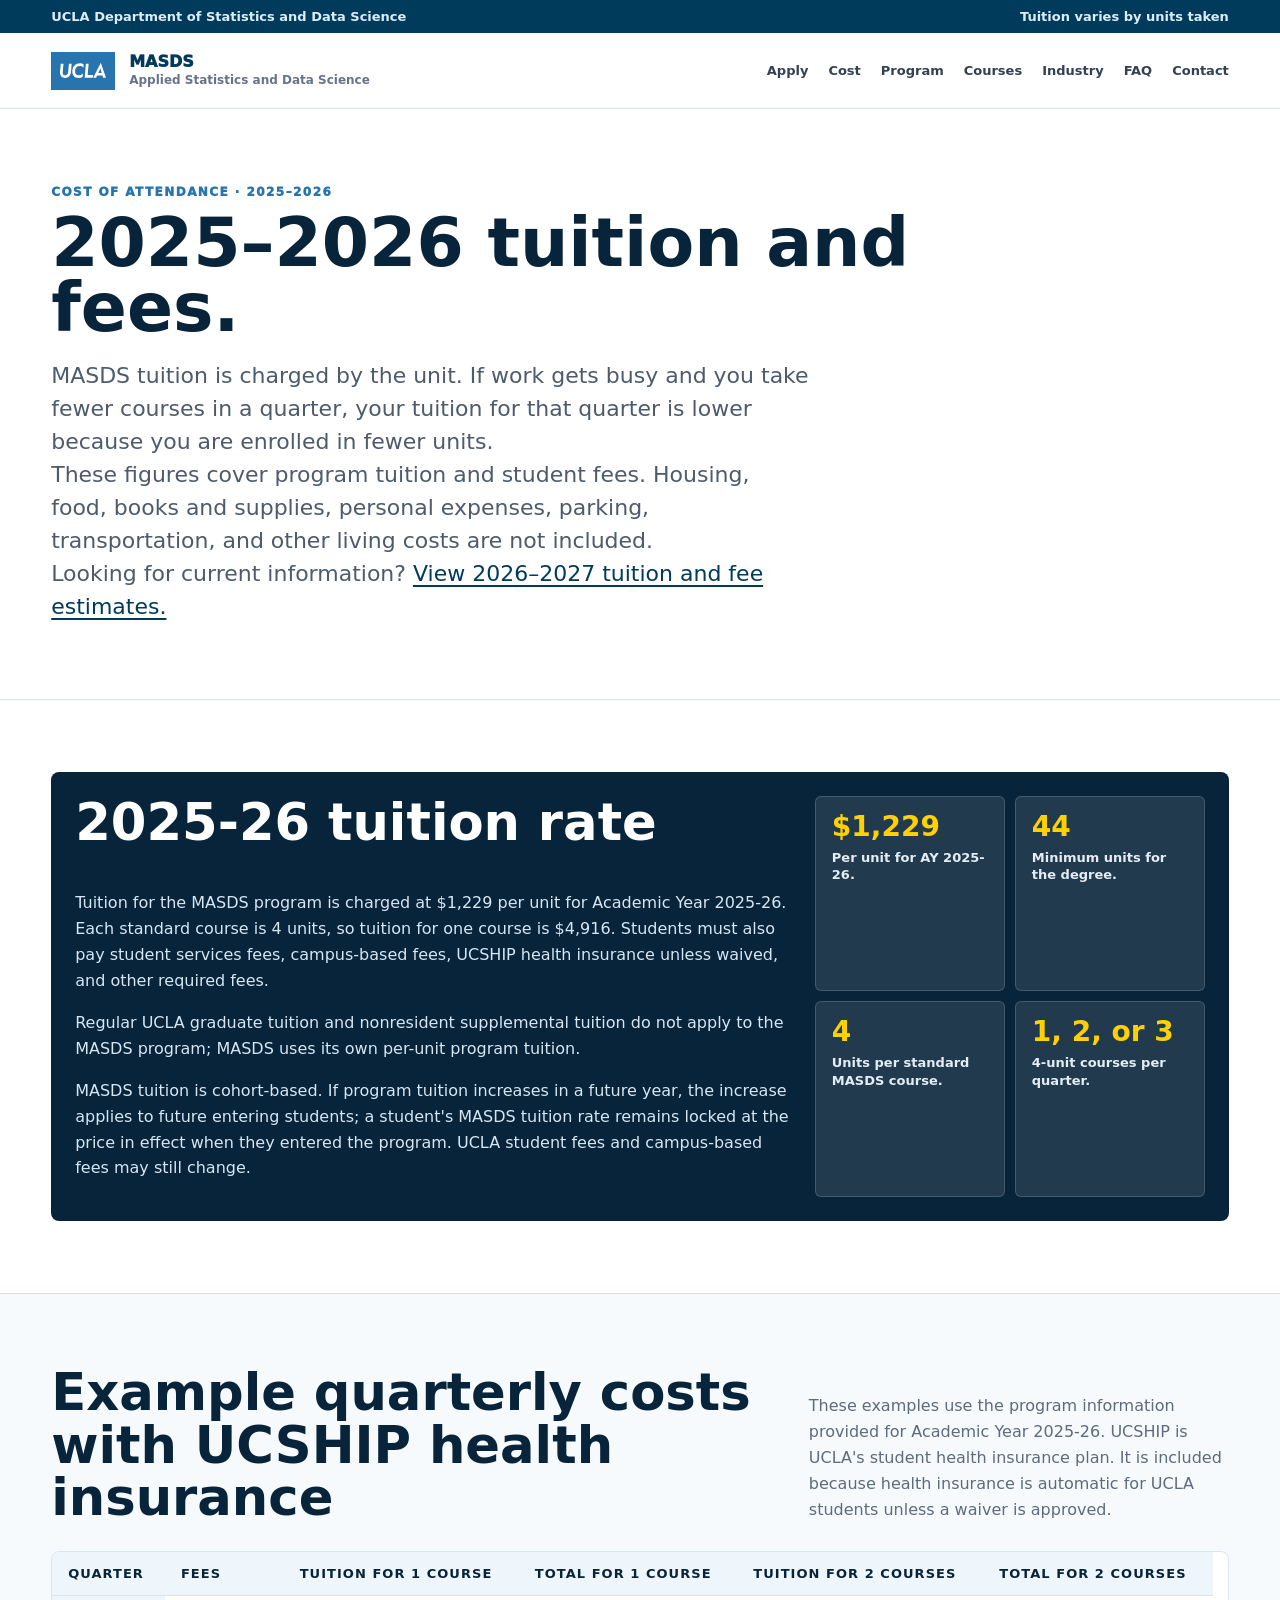
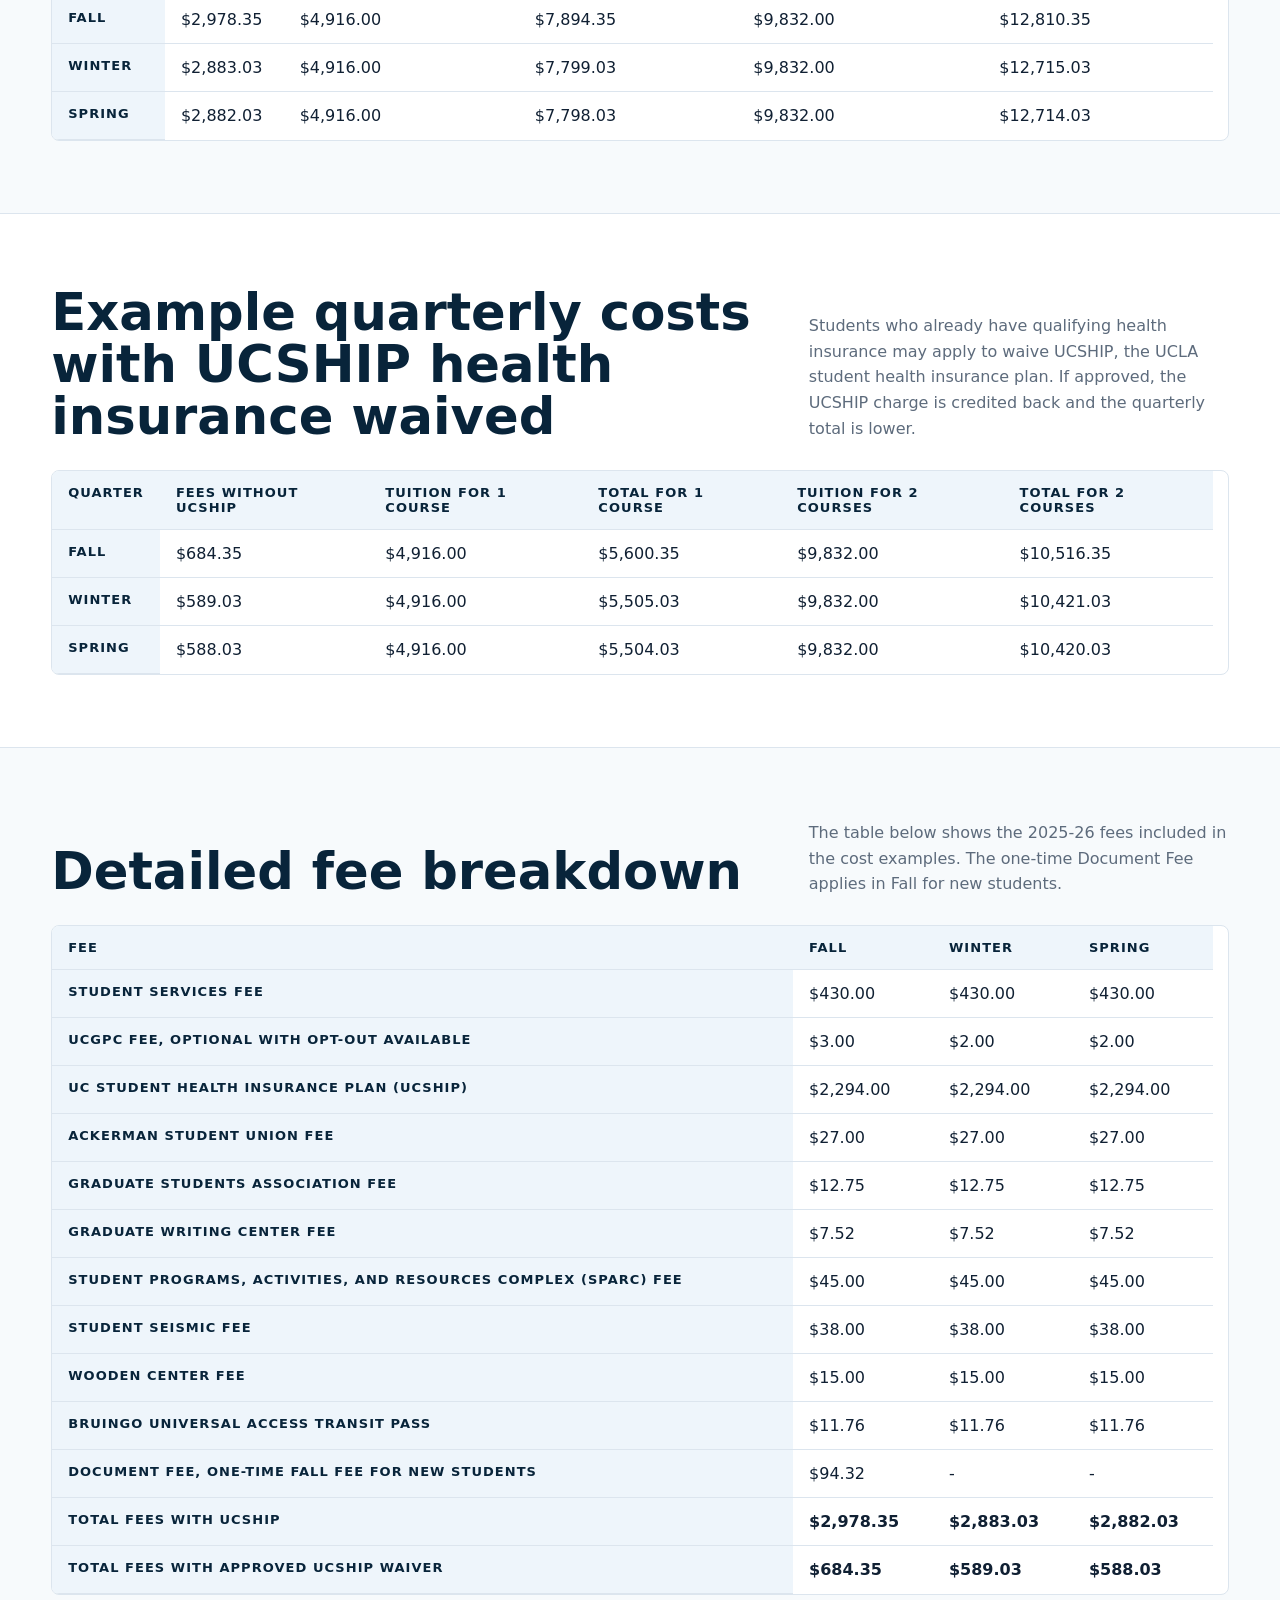
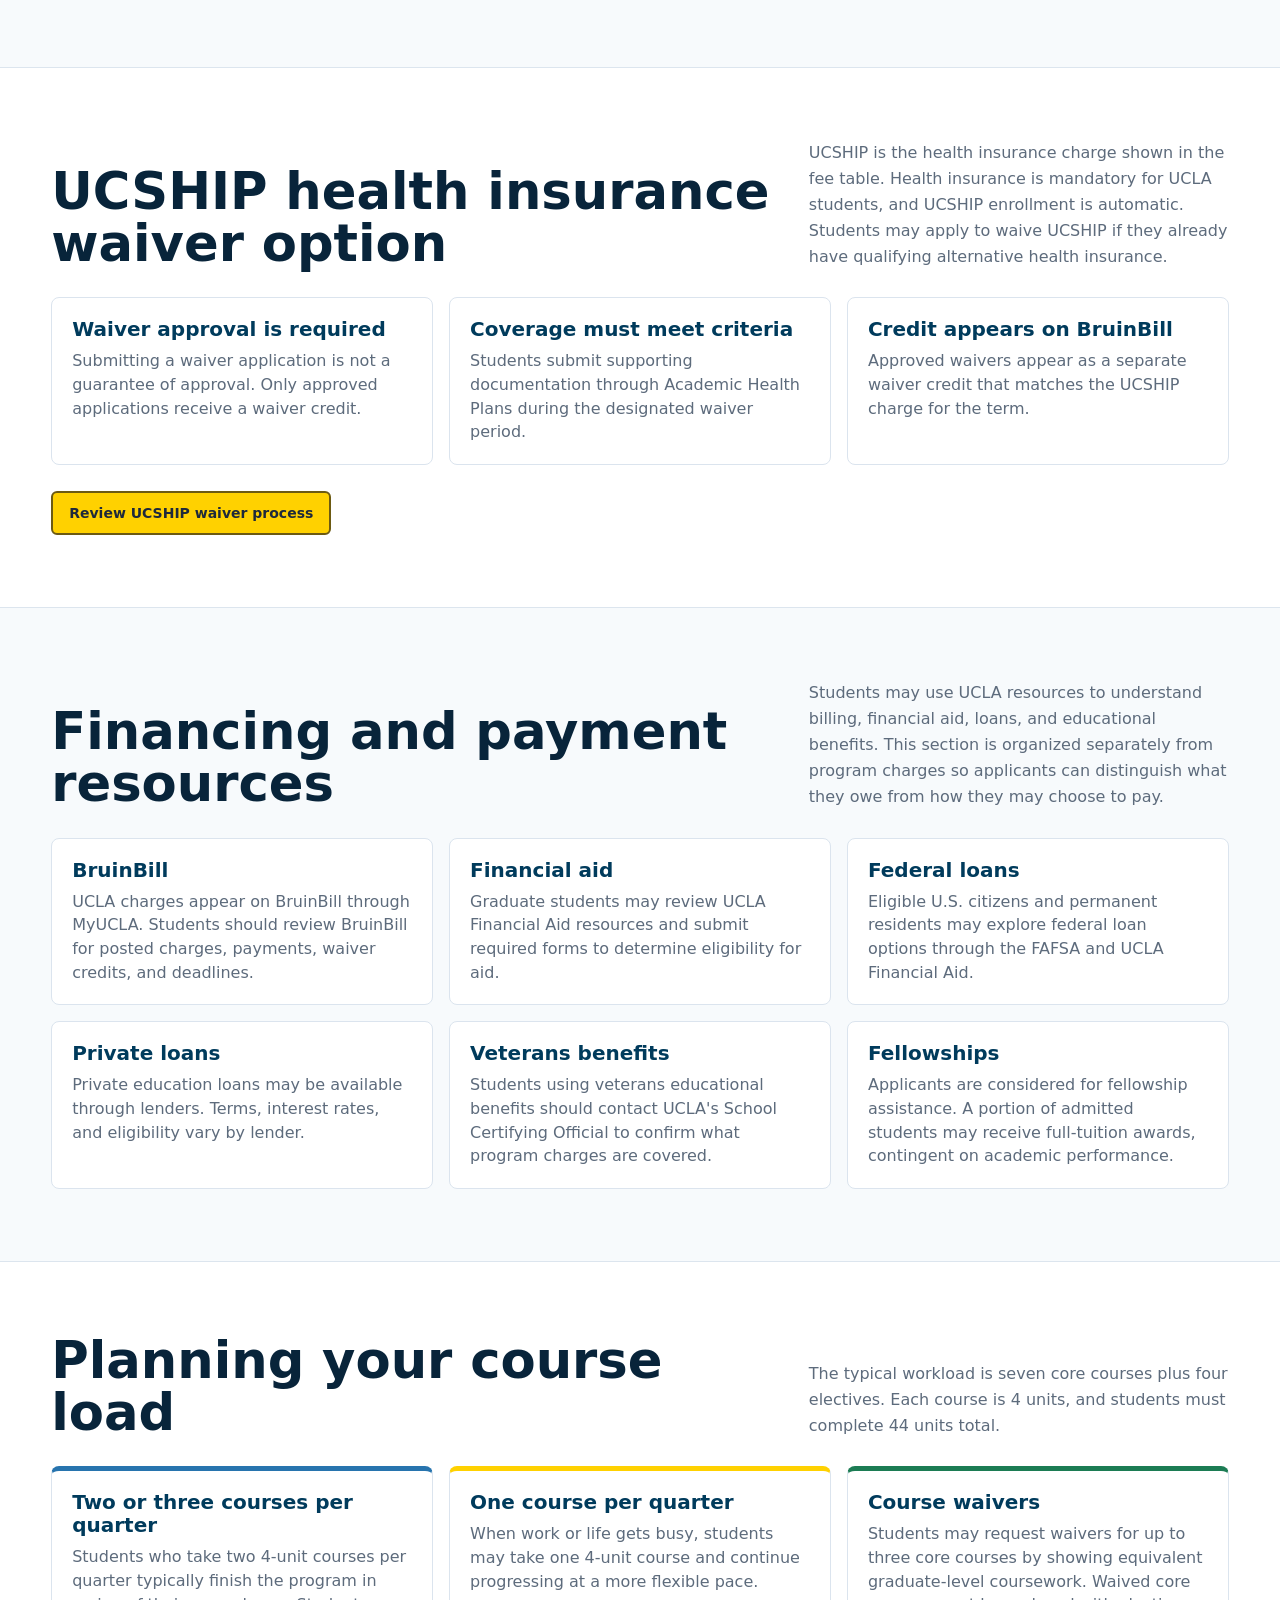
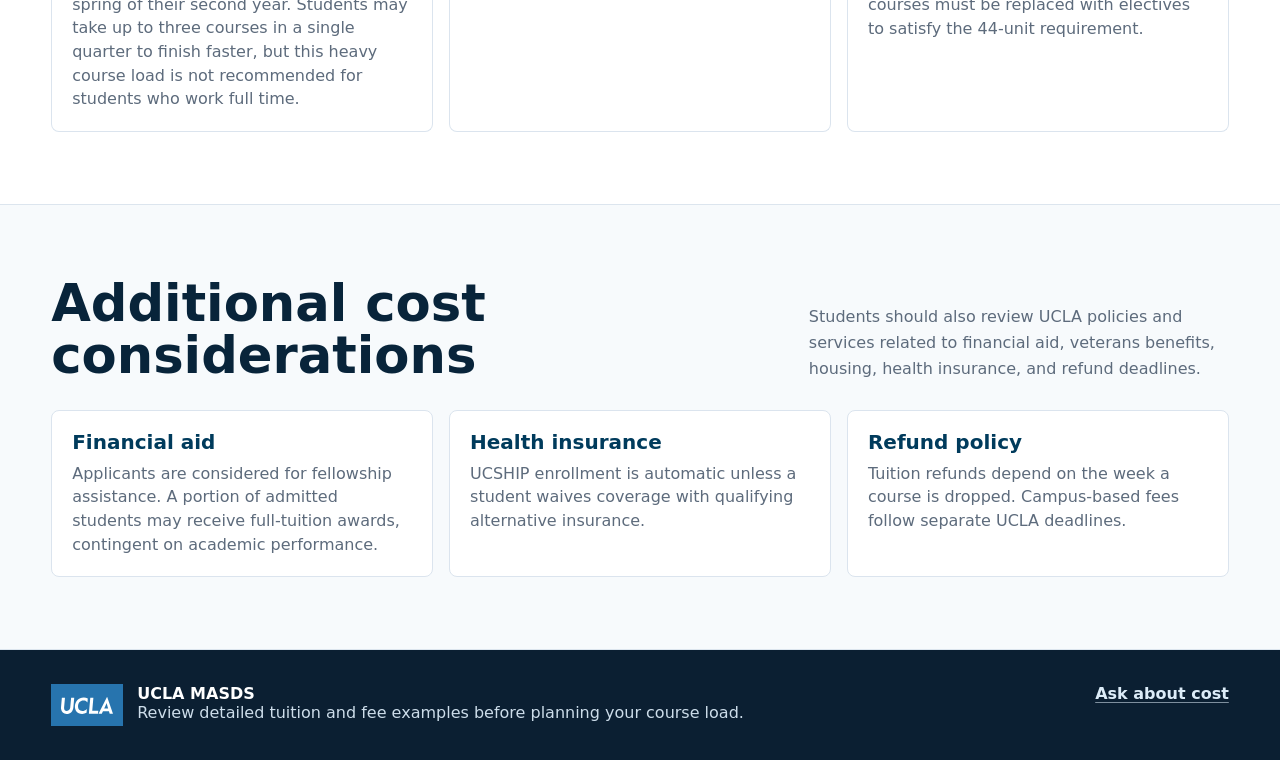
<file: cost-of-attendance-2025-2026.html>
<!doctype html>
<html lang="en">
<head>
  <meta charset="utf-8">
  <meta name="viewport" content="width=device-width, initial-scale=1">
  <title>2025–2026 Cost of Attendance | UCLA MASDS</title>
  <link rel="stylesheet" href="assets/styles.css">
</head>
<body>
  <a class="skip-link" href="#main-content">Skip to main content</a>
  <div class="topbar"><span>UCLA Department of Statistics and Data Science</span><span>Tuition varies by units taken</span></div>
  <nav class="site-nav" aria-label="Primary navigation">
    <a class="brand" href="index.html"><span class="brand-mark"><img src="assets/img/ucla-logo.svg" alt="UCLA"></span><span>MASDS <small>Applied Statistics and Data Science</small></span></a>
    <div class="nav-links">
      <a href="application-process.html">Apply</a>
      <a href="cost-of-attendance.html">Cost</a>
      <a href="program-details.html">Program</a>
      <a href="available-courses.html">Courses</a>
      <a href="industry-partners.html">Industry</a>
      <a href="faq.html">FAQ</a>
      <a href="get-in-touch.html">Contact</a>
    </div>
  </nav>

  <header class="page-hero" id="main-content" tabindex="-1">
    <p class="eyebrow">Cost of attendance · 2025–2026</p>
    <h1>2025–2026 tuition and fees.</h1>
    <p class="page-copy">MASDS tuition is charged by the unit. If work gets busy and you take fewer courses in a quarter, your tuition for that quarter is lower because you are enrolled in fewer units.</p>
    <p class="page-copy">These figures cover program tuition and student fees. Housing, food, books and supplies, personal expenses, parking, transportation, and other living costs are not included.</p>
    <p class="page-copy">Looking for current information? <a href="cost-of-attendance.html">View 2026–2027 tuition and fee estimates.</a></p>
  </header>

  <main>
    <section class="band">
      <div class="value-panel">
        <div>
          <h2>2025-26 tuition rate</h2>
          <p>Tuition for the MASDS program is charged at $1,229 per unit for Academic Year 2025-26. Each standard course is 4 units, so tuition for one course is $4,916. Students must also pay student services fees, campus-based fees, UCSHIP health insurance unless waived, and other required fees.</p>
          <p>Regular UCLA graduate tuition and nonresident supplemental tuition do not apply to the MASDS program; MASDS uses its own per-unit program tuition.</p>
          <p>MASDS tuition is cohort-based. If program tuition increases in a future year, the increase applies to future entering students; a student's MASDS tuition rate remains locked at the price in effect when they entered the program. UCLA student fees and campus-based fees may still change.</p>
        </div>
        <div class="value-stats">
          <div><strong>$1,229</strong><span>Per unit for AY 2025-26.</span></div>
          <div><strong>44</strong><span>Minimum units for the degree.</span></div>
          <div><strong>4</strong><span>Units per standard MASDS course.</span></div>
          <div><strong>1, 2, or 3</strong><span>4-unit courses per quarter.</span></div>
        </div>
      </div>
    </section>

    <section class="band alt">
      <div class="section-head">
        <h2>Example quarterly costs with UCSHIP health insurance</h2>
        <p>These examples use the program information provided for Academic Year 2025-26. UCSHIP is UCLA's student health insurance plan. It is included because health insurance is automatic for UCLA students unless a waiver is approved.</p>
      </div>
      <div class="table-wrap" tabindex="0" role="region" aria-label="2025–2026 quarterly costs with UCSHIP health insurance">
        <table>
          <caption class="sr-only">2025–2026 quarterly costs with UCSHIP health insurance</caption>
          <thead><tr><th scope="col">Quarter</th><th scope="col">Fees</th><th scope="col">Tuition for 1 course</th><th scope="col">Total for 1 course</th><th scope="col">Tuition for 2 courses</th><th scope="col">Total for 2 courses</th></tr></thead>
          <tbody>
            <tr><th scope="row">Fall</th><td>$2,978.35</td><td>$4,916.00</td><td>$7,894.35</td><td>$9,832.00</td><td>$12,810.35</td></tr>
            <tr><th scope="row">Winter</th><td>$2,883.03</td><td>$4,916.00</td><td>$7,799.03</td><td>$9,832.00</td><td>$12,715.03</td></tr>
            <tr><th scope="row">Spring</th><td>$2,882.03</td><td>$4,916.00</td><td>$7,798.03</td><td>$9,832.00</td><td>$12,714.03</td></tr>
          </tbody>
        </table>
      </div>
    </section>

    <section class="band">
      <div class="section-head">
        <h2>Example quarterly costs with UCSHIP health insurance waived</h2>
        <p>Students who already have qualifying health insurance may apply to waive UCSHIP, the UCLA student health insurance plan. If approved, the UCSHIP charge is credited back and the quarterly total is lower.</p>
      </div>
      <div class="table-wrap" tabindex="0" role="region" aria-label="2025–2026 quarterly costs with an approved UCSHIP waiver">
        <table>
          <caption class="sr-only">2025–2026 quarterly costs with an approved UCSHIP waiver</caption>
          <thead><tr><th scope="col">Quarter</th><th scope="col">Fees without UCSHIP</th><th scope="col">Tuition for 1 course</th><th scope="col">Total for 1 course</th><th scope="col">Tuition for 2 courses</th><th scope="col">Total for 2 courses</th></tr></thead>
          <tbody>
            <tr><th scope="row">Fall</th><td>$684.35</td><td>$4,916.00</td><td>$5,600.35</td><td>$9,832.00</td><td>$10,516.35</td></tr>
            <tr><th scope="row">Winter</th><td>$589.03</td><td>$4,916.00</td><td>$5,505.03</td><td>$9,832.00</td><td>$10,421.03</td></tr>
            <tr><th scope="row">Spring</th><td>$588.03</td><td>$4,916.00</td><td>$5,504.03</td><td>$9,832.00</td><td>$10,420.03</td></tr>
          </tbody>
        </table>
      </div>
    </section>

    <section class="band alt">
      <div class="section-head">
        <h2>Detailed fee breakdown</h2>
        <p>The table below shows the 2025-26 fees included in the cost examples. The one-time Document Fee applies in Fall for new students.</p>
      </div>
      <div class="table-wrap" tabindex="0" role="region" aria-label="2025–2026 detailed student fee breakdown">
        <table>
          <caption class="sr-only">2025–2026 detailed student fee breakdown</caption>
          <thead><tr><th scope="col">Fee</th><th scope="col">Fall</th><th scope="col">Winter</th><th scope="col">Spring</th></tr></thead>
          <tbody>
            <tr><th scope="row">Student Services Fee</th><td>$430.00</td><td>$430.00</td><td>$430.00</td></tr>
            <tr><th scope="row">UCGPC Fee, optional with opt-out available</th><td>$3.00</td><td>$2.00</td><td>$2.00</td></tr>
            <tr><th scope="row">UC Student Health Insurance Plan (UCSHIP)</th><td>$2,294.00</td><td>$2,294.00</td><td>$2,294.00</td></tr>
            <tr><th scope="row">Ackerman Student Union Fee</th><td>$27.00</td><td>$27.00</td><td>$27.00</td></tr>
            <tr><th scope="row">Graduate Students Association Fee</th><td>$12.75</td><td>$12.75</td><td>$12.75</td></tr>
            <tr><th scope="row">Graduate Writing Center Fee</th><td>$7.52</td><td>$7.52</td><td>$7.52</td></tr>
            <tr><th scope="row">Student Programs, Activities, and Resources Complex (SPARC) Fee</th><td>$45.00</td><td>$45.00</td><td>$45.00</td></tr>
            <tr><th scope="row">Student Seismic Fee</th><td>$38.00</td><td>$38.00</td><td>$38.00</td></tr>
            <tr><th scope="row">Wooden Center Fee</th><td>$15.00</td><td>$15.00</td><td>$15.00</td></tr>
            <tr><th scope="row">BruinGo Universal Access Transit Pass</th><td>$11.76</td><td>$11.76</td><td>$11.76</td></tr>
            <tr><th scope="row">Document Fee, one-time Fall fee for new students</th><td>$94.32</td><td>-</td><td>-</td></tr>
            <tr><th scope="row"><strong>Total fees with UCSHIP</strong></th><td><strong>$2,978.35</strong></td><td><strong>$2,883.03</strong></td><td><strong>$2,882.03</strong></td></tr>
            <tr><th scope="row"><strong>Total fees with approved UCSHIP waiver</strong></th><td><strong>$684.35</strong></td><td><strong>$589.03</strong></td><td><strong>$588.03</strong></td></tr>
          </tbody>
        </table>
      </div>
    </section>

    <section class="band">
      <div class="section-head">
        <h2>UCSHIP health insurance waiver option</h2>
        <p>UCSHIP is the health insurance charge shown in the fee table. Health insurance is mandatory for UCLA students, and UCSHIP enrollment is automatic. Students may apply to waive UCSHIP if they already have qualifying alternative health insurance.</p>
      </div>
      <div class="card-grid">
        <article class="card"><strong>Waiver approval is required</strong><span>Submitting a waiver application is not a guarantee of approval. Only approved applications receive a waiver credit.</span></article>
        <article class="card"><strong>Coverage must meet criteria</strong><span>Students submit supporting documentation through Academic Health Plans during the designated waiver period.</span></article>
        <article class="card"><strong>Credit appears on BruinBill</strong><span>Approved waivers appear as a separate waiver credit that matches the UCSHIP charge for the term.</span></article>
      </div>
      <div class="section-actions">
        <a class="button" href="https://www.studenthealth.ucla.edu/insurance/benefits/waiving-uc-ship">Review UCSHIP waiver process</a>
      </div>
    </section>

    <section class="band alt">
      <div class="section-head">
        <h2>Financing and payment resources</h2>
        <p>Students may use UCLA resources to understand billing, financial aid, loans, and educational benefits. This section is organized separately from program charges so applicants can distinguish what they owe from how they may choose to pay.</p>
      </div>
      <div class="card-grid">
        <article class="card"><strong>BruinBill</strong><span>UCLA charges appear on BruinBill through MyUCLA. Students should review BruinBill for posted charges, payments, waiver credits, and deadlines.</span></article>
        <article class="card"><strong>Financial aid</strong><span>Graduate students may review UCLA Financial Aid resources and submit required forms to determine eligibility for aid.</span></article>
        <article class="card"><strong>Federal loans</strong><span>Eligible U.S. citizens and permanent residents may explore federal loan options through the FAFSA and UCLA Financial Aid.</span></article>
        <article class="card"><strong>Private loans</strong><span>Private education loans may be available through lenders. Terms, interest rates, and eligibility vary by lender.</span></article>
        <article class="card"><strong>Veterans benefits</strong><span>Students using veterans educational benefits should contact UCLA's School Certifying Official to confirm what program charges are covered.</span></article>
        <article class="card"><strong>Fellowships</strong><span>Applicants are considered for fellowship assistance. A portion of admitted students may receive full-tuition awards, contingent on academic performance.</span></article>
      </div>
    </section>

    <section class="band">
      <div class="section-head">
        <h2>Planning your course load</h2>
        <p>The typical workload is seven core courses plus four electives. Each course is 4 units, and students must complete 44 units total.</p>
      </div>
      <div class="card-grid">
        <article class="card accent-blue"><strong>Two or three courses per quarter</strong><span>Students who take two 4-unit courses per quarter typically finish the program in spring of their second year. Students may take up to three courses in a single quarter to finish faster, but this heavy course load is not recommended for students who work full time.</span></article>
        <article class="card accent-gold"><strong>One course per quarter</strong><span>When work or life gets busy, students may take one 4-unit course and continue progressing at a more flexible pace.</span></article>
        <article class="card accent-green"><strong>Course waivers</strong><span>Students may request waivers for up to three core courses by showing equivalent graduate-level coursework. Waived core courses must be replaced with electives to satisfy the 44-unit requirement.</span></article>
      </div>
    </section>

    <section class="band alt">
      <div class="section-head">
        <h2>Additional cost considerations</h2>
        <p>Students should also review UCLA policies and services related to financial aid, veterans benefits, housing, health insurance, and refund deadlines.</p>
      </div>
      <div class="card-grid">
        <article class="card"><strong>Financial aid</strong><span>Applicants are considered for fellowship assistance. A portion of admitted students may receive full-tuition awards, contingent on academic performance.</span></article>
        <article class="card"><strong>Health insurance</strong><span>UCSHIP enrollment is automatic unless a student waives coverage with qualifying alternative insurance.</span></article>
        <article class="card"><strong>Refund policy</strong><span>Tuition refunds depend on the week a course is dropped. Campus-based fees follow separate UCLA deadlines.</span></article>
      </div>
    </section>
  </main>

  <footer class="footer"><div class="footer-grid"><div class="footer-brand"><span class="footer-logo"><img src="assets/img/ucla-logo.svg" alt=""></span><div><strong>UCLA MASDS</strong><br>Review detailed tuition and fee examples before planning your course load.</div></div><a href="get-in-touch.html">Ask about cost</a></div></footer>
</body>
</html>
</file>
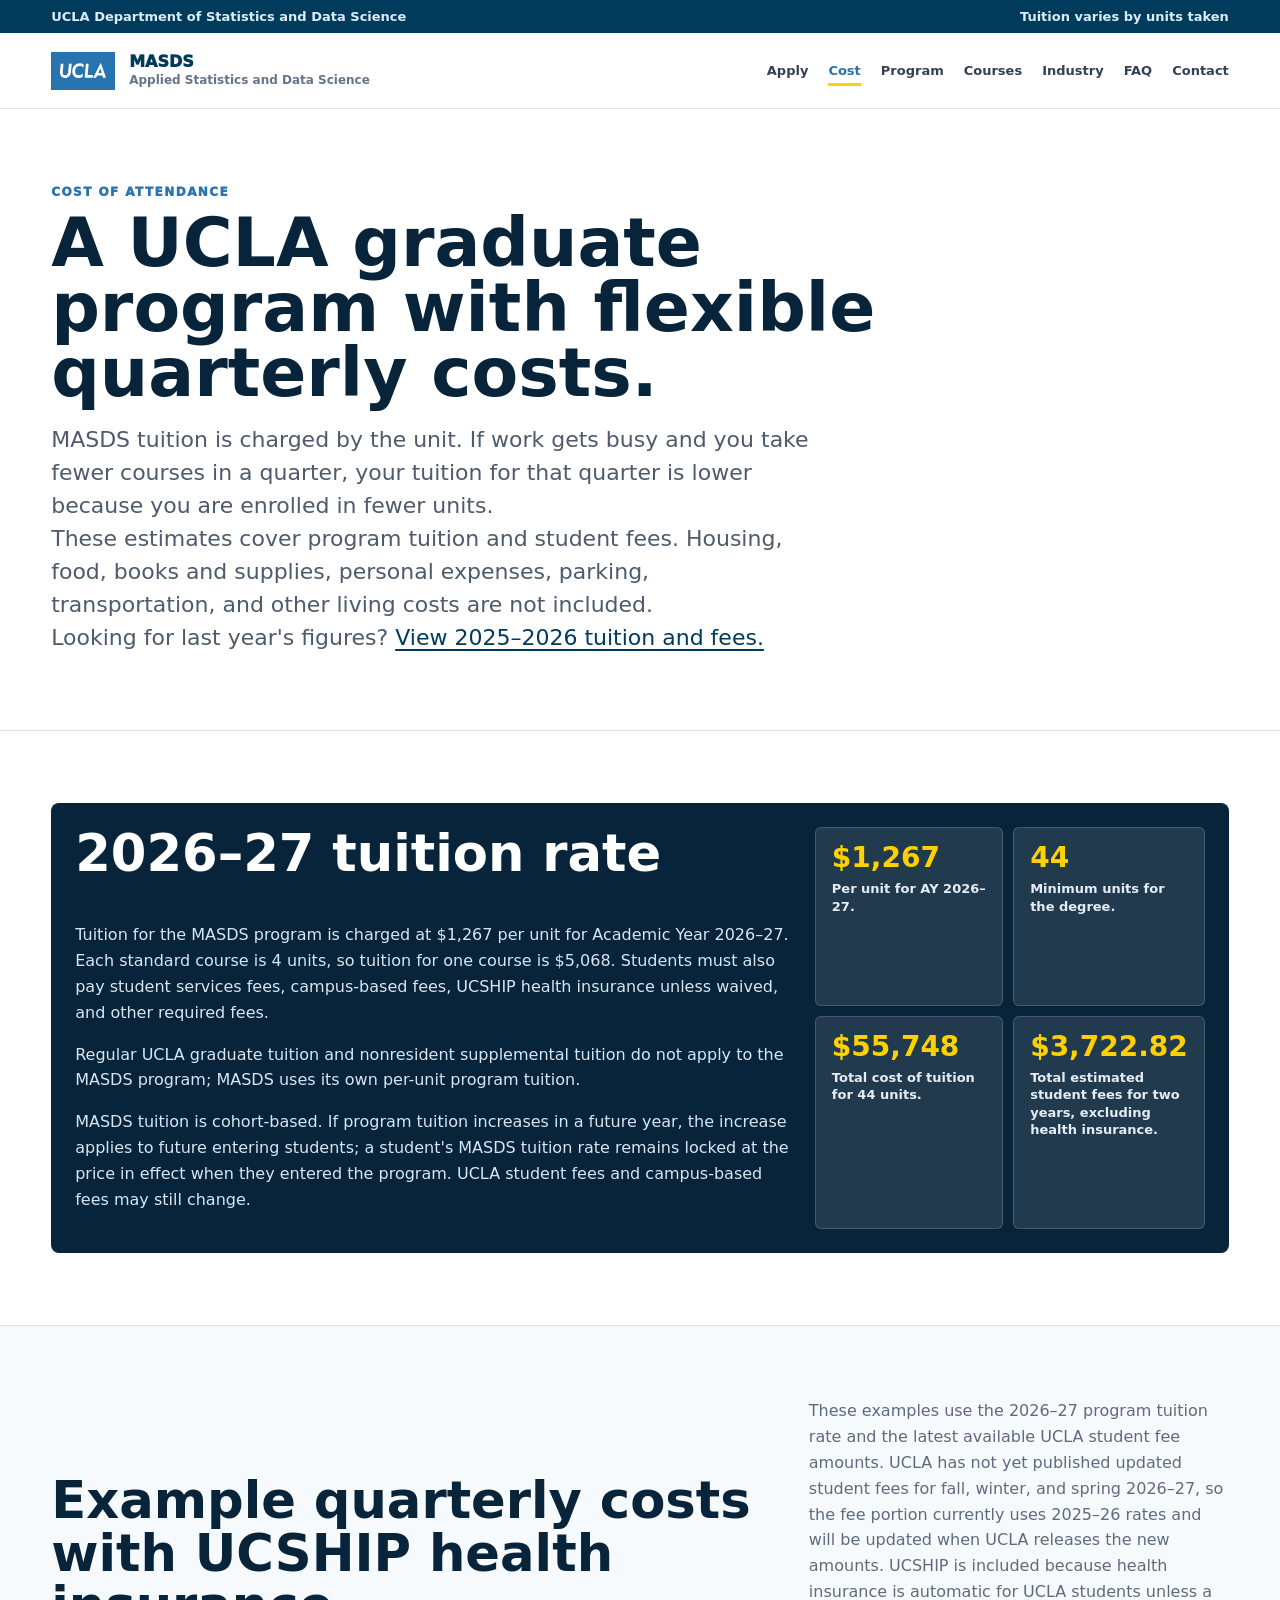
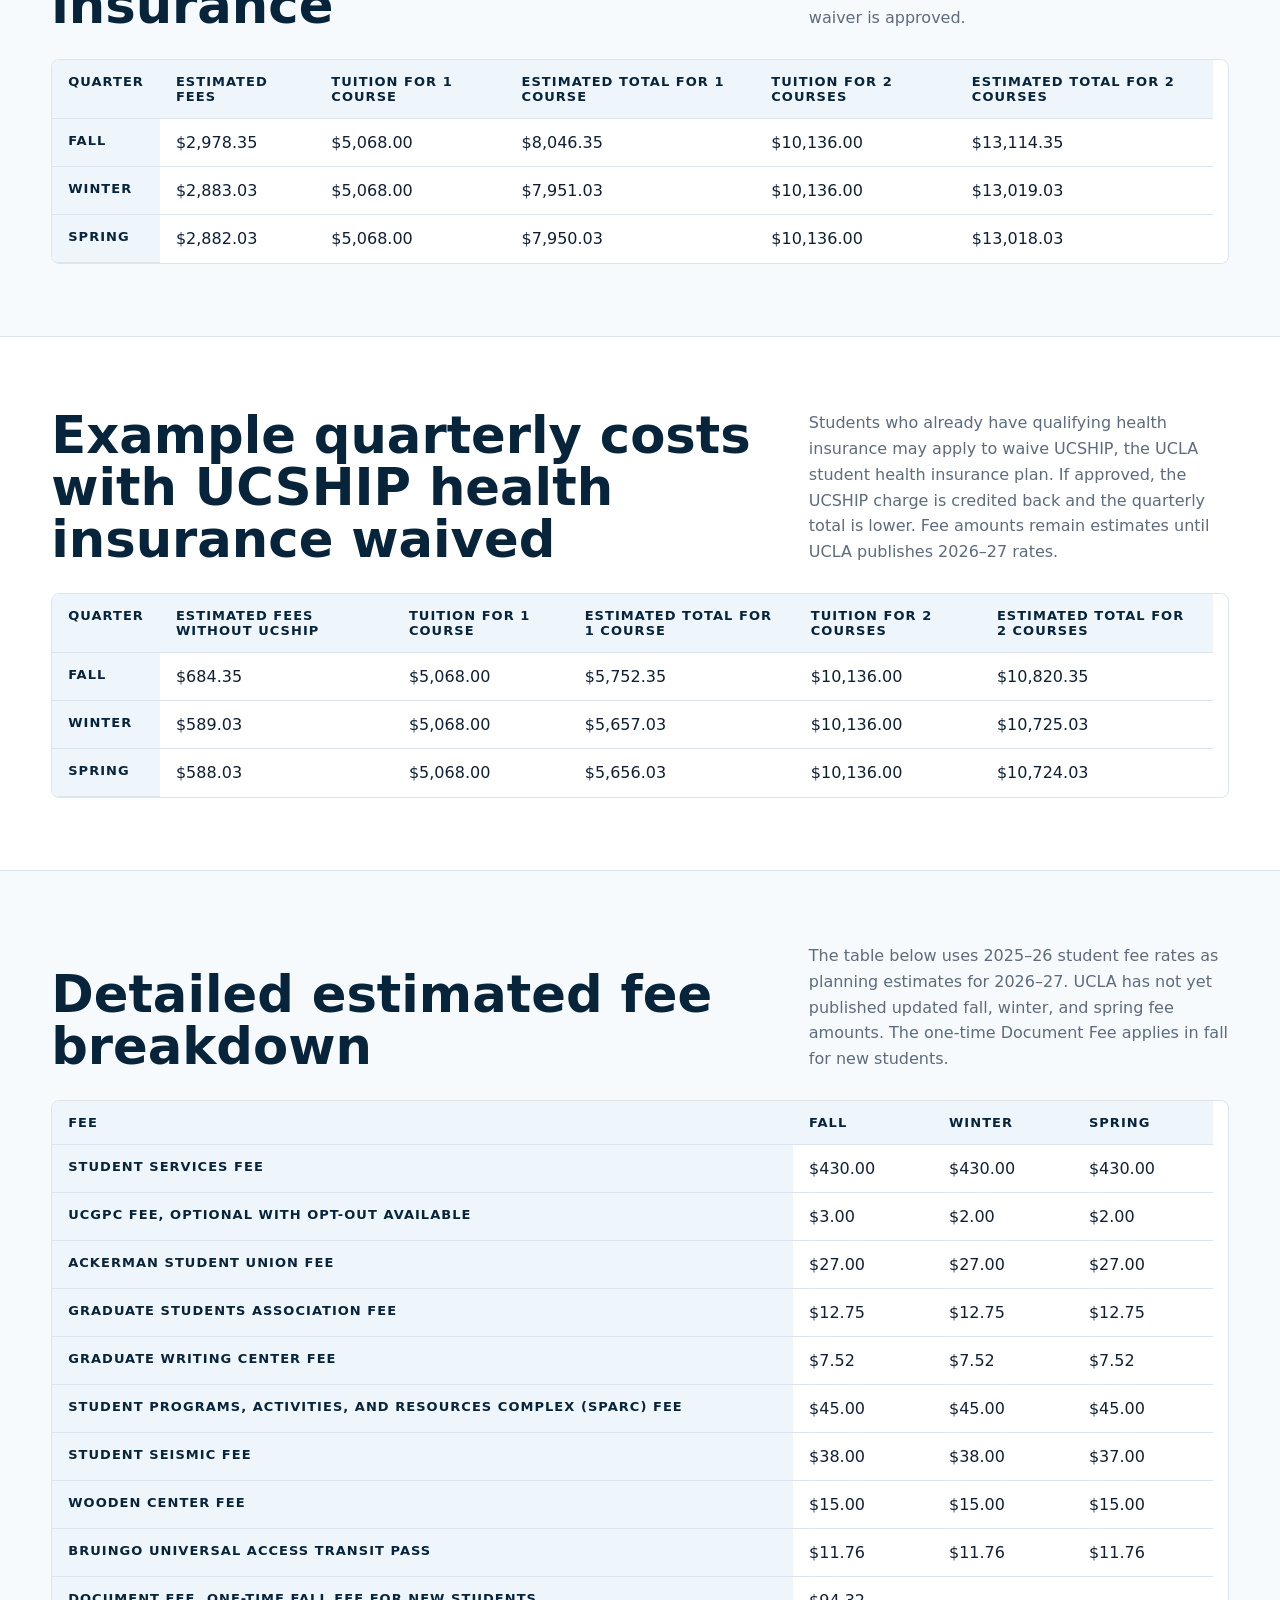
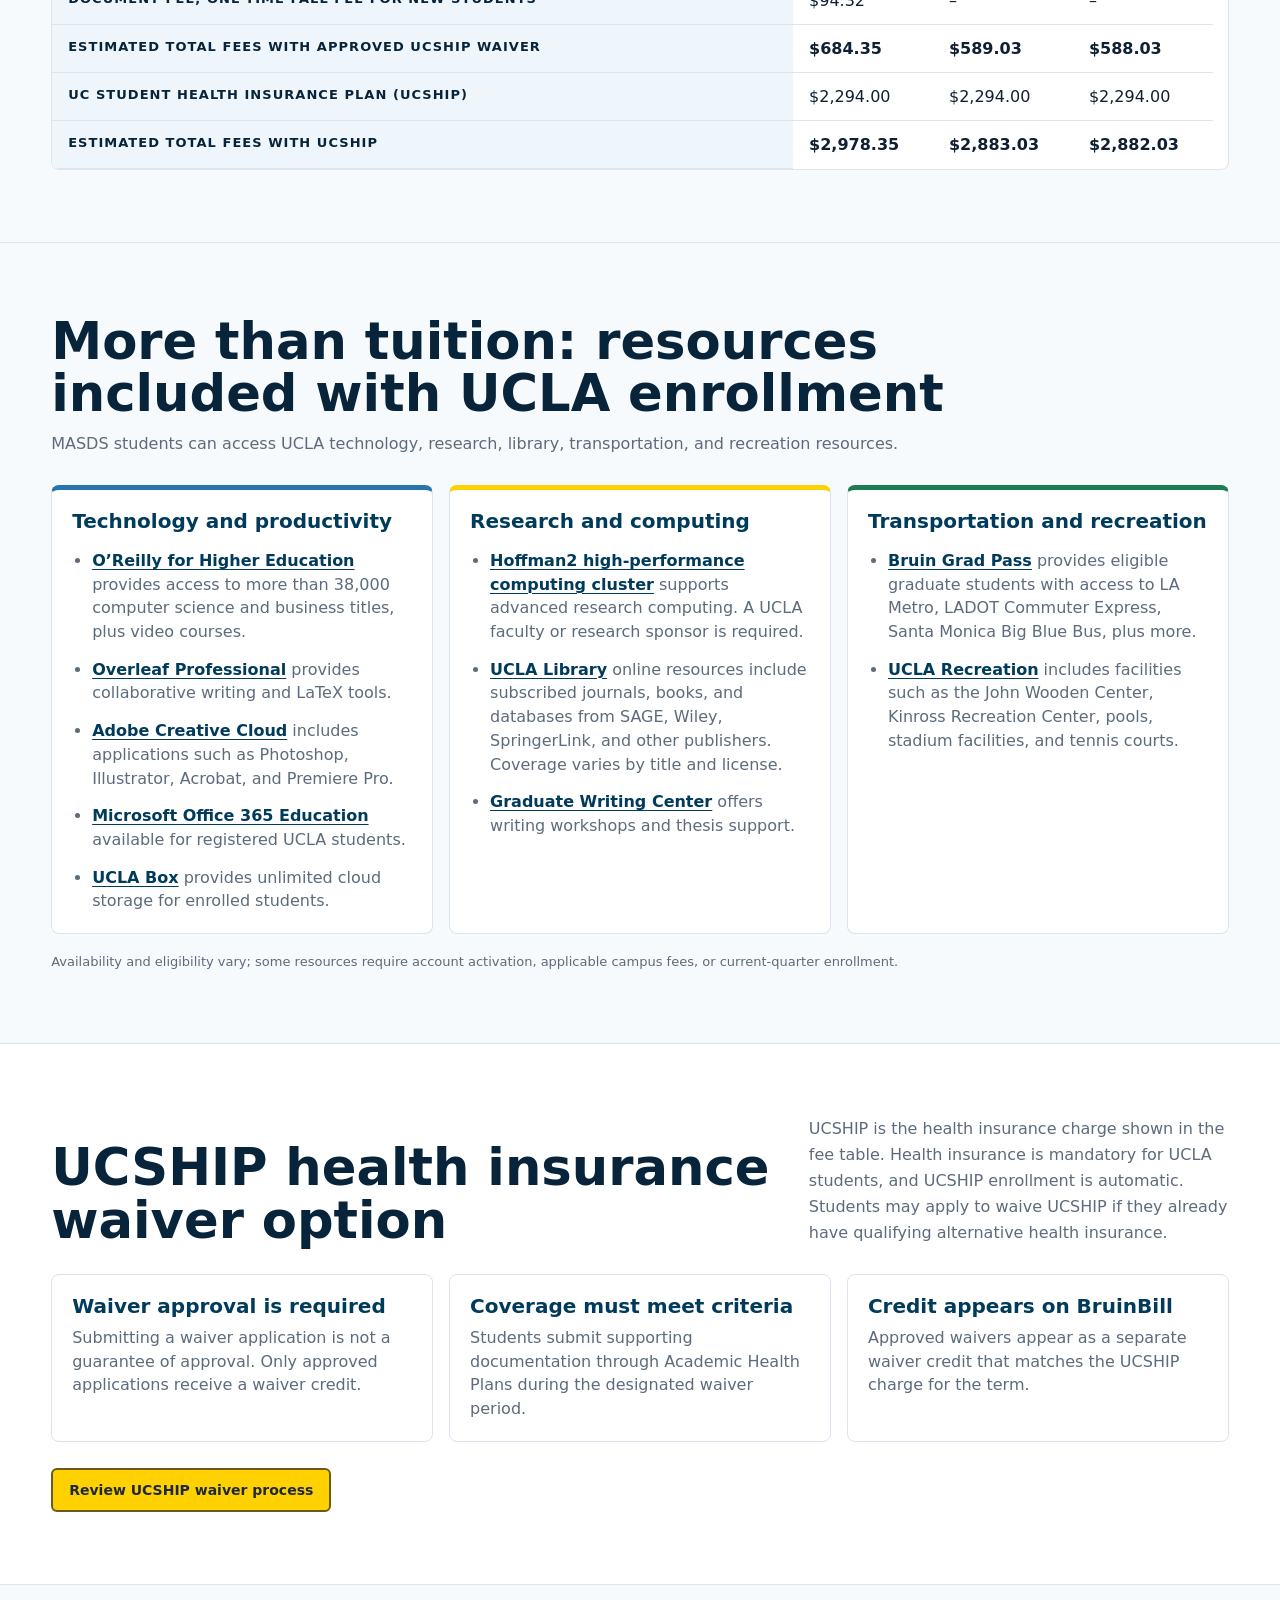
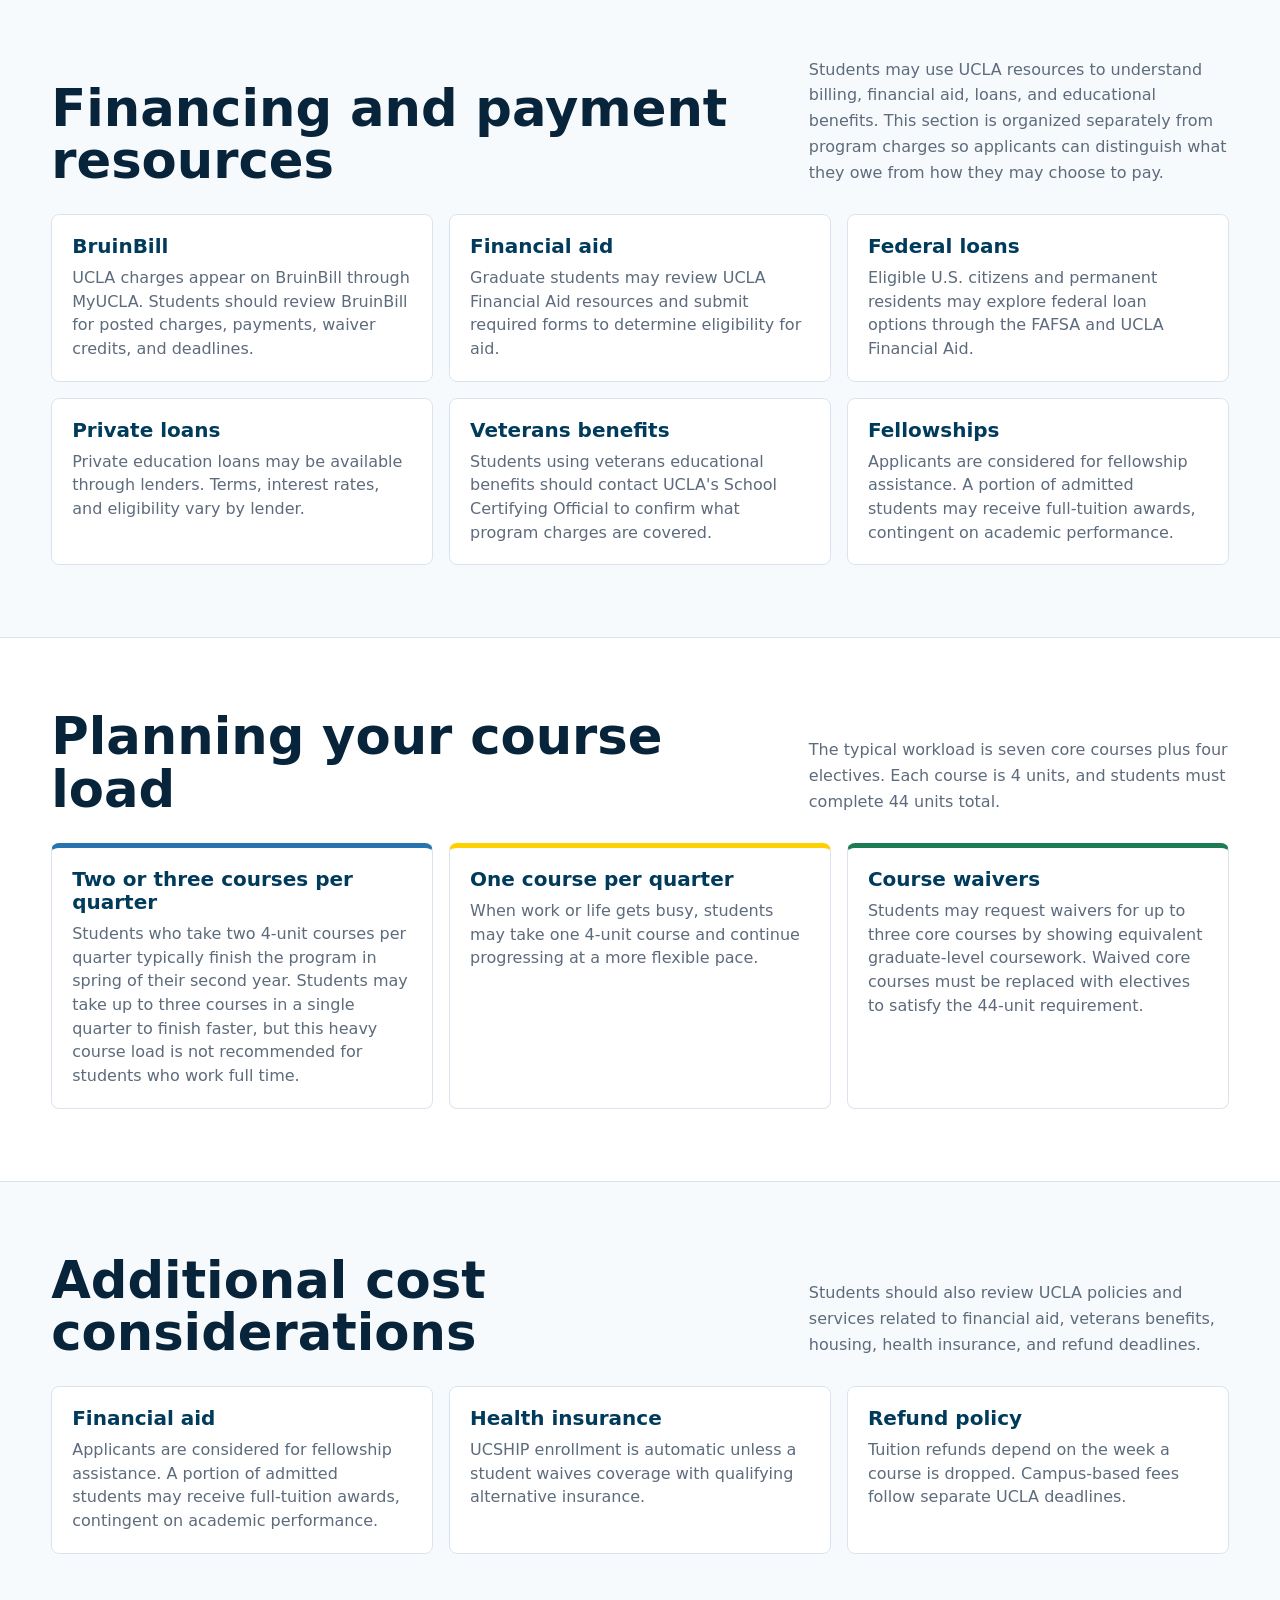
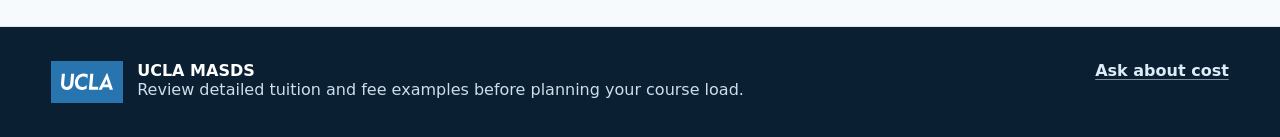
<file: cost-of-attendance.html>
<!doctype html>
<html lang="en">
<head>
  <meta charset="utf-8">
  <meta name="viewport" content="width=device-width, initial-scale=1">
  <title>Cost of Attendance | UCLA MASDS</title>
  <link rel="stylesheet" href="assets/styles.css">
</head>
<body>
  <a class="skip-link" href="#main-content">Skip to main content</a>
  <div class="topbar"><span>UCLA Department of Statistics and Data Science</span><span>Tuition varies by units taken</span></div>
  <nav class="site-nav" aria-label="Primary navigation">
    <a class="brand" href="index.html"><span class="brand-mark"><img src="assets/img/ucla-logo.svg" alt="UCLA"></span><span>MASDS <small>Applied Statistics and Data Science</small></span></a>
    <div class="nav-links">
      <a href="application-process.html">Apply</a>
      <a href="cost-of-attendance.html" aria-current="page">Cost</a>
      <a href="program-details.html">Program</a>
      <a href="available-courses.html">Courses</a>
      <a href="industry-partners.html">Industry</a>
      <a href="faq.html">FAQ</a>
      <a href="get-in-touch.html">Contact</a>
    </div>
  </nav>

  <header class="page-hero" id="main-content" tabindex="-1">
    <p class="eyebrow">Cost of attendance</p>
    <h1>A UCLA graduate program with flexible quarterly costs.</h1>
    <p class="page-copy">MASDS tuition is charged by the unit. If work gets busy and you take fewer courses in a quarter, your tuition for that quarter is lower because you are enrolled in fewer units.</p>
    <p class="page-copy">These estimates cover program tuition and student fees. Housing, food, books and supplies, personal expenses, parking, transportation, and other living costs are not included.</p>
    <p class="page-copy">Looking for last year's figures? <a href="cost-of-attendance-2025-2026.html">View 2025–2026 tuition and fees.</a></p>
  </header>

  <main>
    <section class="band">
      <div class="value-panel">
        <div>
          <h2>2026–27 tuition rate</h2>
          <p>Tuition for the MASDS program is charged at $1,267 per unit for Academic Year 2026–27. Each standard course is 4 units, so tuition for one course is $5,068. Students must also pay student services fees, campus-based fees, UCSHIP health insurance unless waived, and other required fees.</p>
          <p>Regular UCLA graduate tuition and nonresident supplemental tuition do not apply to the MASDS program; MASDS uses its own per-unit program tuition.</p>
          <p>MASDS tuition is cohort-based. If program tuition increases in a future year, the increase applies to future entering students; a student's MASDS tuition rate remains locked at the price in effect when they entered the program. UCLA student fees and campus-based fees may still change.</p>
        </div>
        <div class="value-stats">
          <div><strong>$1,267</strong><span>Per unit for AY 2026–27.</span></div>
          <div><strong>44</strong><span>Minimum units for the degree.</span></div>
          <div><strong>$55,748</strong><span>Total cost of tuition for 44 units.</span></div>
          <div><strong>$3,722.82</strong><span>Total estimated student fees for two years, excluding health insurance.</span></div>
        </div>
      </div>
    </section>

    <section class="band alt">
      <div class="section-head">
        <h2>Example quarterly costs with UCSHIP health insurance</h2>
        <p>These examples use the 2026–27 program tuition rate and the latest available UCLA student fee amounts. UCLA has not yet published updated student fees for fall, winter, and spring 2026–27, so the fee portion currently uses 2025–26 rates and will be updated when UCLA releases the new amounts. UCSHIP is included because health insurance is automatic for UCLA students unless a waiver is approved.</p>
      </div>
      <div class="table-wrap" tabindex="0" role="region" aria-label="Estimated quarterly costs with UCSHIP health insurance">
        <table>
          <caption class="sr-only">Estimated quarterly costs with UCSHIP health insurance</caption>
          <thead><tr><th scope="col">Quarter</th><th scope="col">Estimated fees</th><th scope="col">Tuition for 1 course</th><th scope="col">Estimated total for 1 course</th><th scope="col">Tuition for 2 courses</th><th scope="col">Estimated total for 2 courses</th></tr></thead>
          <tbody>
            <tr><th scope="row">Fall</th><td>$2,978.35</td><td>$5,068.00</td><td>$8,046.35</td><td>$10,136.00</td><td>$13,114.35</td></tr>
            <tr><th scope="row">Winter</th><td>$2,883.03</td><td>$5,068.00</td><td>$7,951.03</td><td>$10,136.00</td><td>$13,019.03</td></tr>
            <tr><th scope="row">Spring</th><td>$2,882.03</td><td>$5,068.00</td><td>$7,950.03</td><td>$10,136.00</td><td>$13,018.03</td></tr>
          </tbody>
        </table>
      </div>
    </section>

    <section class="band">
      <div class="section-head">
        <h2>Example quarterly costs with UCSHIP health insurance waived</h2>
        <p>Students who already have qualifying health insurance may apply to waive UCSHIP, the UCLA student health insurance plan. If approved, the UCSHIP charge is credited back and the quarterly total is lower. Fee amounts remain estimates until UCLA publishes 2026–27 rates.</p>
      </div>
      <div class="table-wrap" tabindex="0" role="region" aria-label="Estimated quarterly costs with an approved UCSHIP waiver">
        <table>
          <caption class="sr-only">Estimated quarterly costs with an approved UCSHIP waiver</caption>
          <thead><tr><th scope="col">Quarter</th><th scope="col">Estimated fees without UCSHIP</th><th scope="col">Tuition for 1 course</th><th scope="col">Estimated total for 1 course</th><th scope="col">Tuition for 2 courses</th><th scope="col">Estimated total for 2 courses</th></tr></thead>
          <tbody>
            <tr><th scope="row">Fall</th><td>$684.35</td><td>$5,068.00</td><td>$5,752.35</td><td>$10,136.00</td><td>$10,820.35</td></tr>
            <tr><th scope="row">Winter</th><td>$589.03</td><td>$5,068.00</td><td>$5,657.03</td><td>$10,136.00</td><td>$10,725.03</td></tr>
            <tr><th scope="row">Spring</th><td>$588.03</td><td>$5,068.00</td><td>$5,656.03</td><td>$10,136.00</td><td>$10,724.03</td></tr>
          </tbody>
        </table>
      </div>
    </section>

    <section class="band alt">
      <div class="section-head">
        <h2>Detailed estimated fee breakdown</h2>
        <p>The table below uses 2025–26 student fee rates as planning estimates for 2026–27. UCLA has not yet published updated fall, winter, and spring fee amounts. The one-time Document Fee applies in fall for new students.</p>
      </div>
      <div class="table-wrap" tabindex="0" role="region" aria-label="Detailed estimated student fee breakdown">
        <table>
          <caption class="sr-only">Detailed estimated student fee breakdown</caption>
          <thead><tr><th scope="col">Fee</th><th scope="col">Fall</th><th scope="col">Winter</th><th scope="col">Spring</th></tr></thead>
          <tbody>
            <tr><th scope="row">Student Services Fee</th><td>$430.00</td><td>$430.00</td><td>$430.00</td></tr>
            <tr><th scope="row">UCGPC Fee, optional with opt-out available</th><td>$3.00</td><td>$2.00</td><td>$2.00</td></tr>
            <tr><th scope="row">Ackerman Student Union Fee</th><td>$27.00</td><td>$27.00</td><td>$27.00</td></tr>
            <tr><th scope="row">Graduate Students Association Fee</th><td>$12.75</td><td>$12.75</td><td>$12.75</td></tr>
            <tr><th scope="row">Graduate Writing Center Fee</th><td>$7.52</td><td>$7.52</td><td>$7.52</td></tr>
            <tr><th scope="row">Student Programs, Activities, and Resources Complex (SPARC) Fee</th><td>$45.00</td><td>$45.00</td><td>$45.00</td></tr>
            <tr><th scope="row">Student Seismic Fee</th><td>$38.00</td><td>$38.00</td><td>$37.00</td></tr>
            <tr><th scope="row">Wooden Center Fee</th><td>$15.00</td><td>$15.00</td><td>$15.00</td></tr>
            <tr><th scope="row">BruinGo Universal Access Transit Pass</th><td>$11.76</td><td>$11.76</td><td>$11.76</td></tr>
            <tr><th scope="row">Document Fee, one-time fall fee for new students</th><td>$94.32</td><td>–</td><td>–</td></tr>
            <tr><th scope="row"><strong>Estimated total fees with approved UCSHIP waiver</strong></th><td><strong>$684.35</strong></td><td><strong>$589.03</strong></td><td><strong>$588.03</strong></td></tr>
            <tr><th scope="row">UC Student Health Insurance Plan (UCSHIP)</th><td>$2,294.00</td><td>$2,294.00</td><td>$2,294.00</td></tr>
            <tr><th scope="row"><strong>Estimated total fees with UCSHIP</strong></th><td><strong>$2,978.35</strong></td><td><strong>$2,883.03</strong></td><td><strong>$2,882.03</strong></td></tr>
          </tbody>
        </table>
      </div>
    </section>

    <section class="band alt">
      <div class="resource-intro">
        <h2>More than tuition: resources included with UCLA enrollment</h2>
        <p>MASDS students can access UCLA technology, research, library, transportation, and recreation resources.</p>
      </div>
      <div class="card-grid">
        <article class="card accent-blue">
          <strong>Technology and productivity</strong>
          <ul class="resource-list">
            <li><a href="https://guides.library.ucla.edu/c.php?g=180383&amp;p=1190632">O’Reilly for Higher Education</a> provides access to more than 38,000 computer science and business titles, plus video courses.</li>
            <li><a href="https://www3.research.ucla.edu/news/overleaf-licenses-now-available-ucla-community">Overleaf Professional</a> provides collaborative writing and LaTeX tools.</li>
            <li><a href="https://dts.ucla.edu/news/ucla-adobe-creative-cloud-software-now-available-students">Adobe Creative Cloud</a> includes applications such as Photoshop, Illustrator, Acrobat, and Premiere Pro.</li>
            <li><a href="https://dts.ucla.edu/products-services/software-downloads">Microsoft Office 365 Education</a> available for registered UCLA students.</li>
            <li><a href="https://dts.ucla.edu/products-services/collaboration-tools/box/individual-box-accounts">UCLA Box</a> provides unlimited cloud storage for enrolled students.</li>
          </ul>
        </article>
        <article class="card accent-gold">
          <strong>Research and computing</strong>
          <ul class="resource-list">
            <li><a href="https://www.hoffman2.idre.ucla.edu/About/Mission-and-governance.html">Hoffman2 high-performance computing cluster</a> supports advanced research computing. A UCLA faculty or research sponsor is required.</li>
            <li><a href="https://www.library.ucla.edu/">UCLA Library</a> online resources include subscribed journals, books, and databases from SAGE, Wiley, SpringerLink, and other publishers. Coverage varies by title and license.</li>
            <li><a href="https://gwc.gsrc.ucla.edu/">Graduate Writing Center</a> offers writing workshops and thesis support.</li>
          </ul>
        </article>
        <article class="card accent-green">
          <strong>Transportation and recreation</strong>
          <ul class="resource-list">
            <li><a href="https://transportation.ucla.edu/getting-to-ucla/public-transit/bruin-grad-pass">Bruin Grad Pass</a> provides eligible graduate students with access to LA Metro, LADOT Commuter Express, Santa Monica Big Blue Bus, plus more.</li>
            <li><a href="https://recreation.ucla.edu/member-services">UCLA Recreation</a> includes facilities such as the John Wooden Center, Kinross Recreation Center, pools, stadium facilities, and tennis courts.</li>
          </ul>
        </article>
      </div>
      <p class="fine-print">Availability and eligibility vary; some resources require account activation, applicable campus fees, or current-quarter enrollment.</p>
    </section>

    <section class="band">
      <div class="section-head">
        <h2>UCSHIP health insurance waiver option</h2>
        <p>UCSHIP is the health insurance charge shown in the fee table. Health insurance is mandatory for UCLA students, and UCSHIP enrollment is automatic. Students may apply to waive UCSHIP if they already have qualifying alternative health insurance.</p>
      </div>
      <div class="card-grid">
        <article class="card"><strong>Waiver approval is required</strong><span>Submitting a waiver application is not a guarantee of approval. Only approved applications receive a waiver credit.</span></article>
        <article class="card"><strong>Coverage must meet criteria</strong><span>Students submit supporting documentation through Academic Health Plans during the designated waiver period.</span></article>
        <article class="card"><strong>Credit appears on BruinBill</strong><span>Approved waivers appear as a separate waiver credit that matches the UCSHIP charge for the term.</span></article>
      </div>
      <div class="section-actions">
        <a class="button" href="https://www.studenthealth.ucla.edu/insurance/benefits/waiving-uc-ship">Review UCSHIP waiver process</a>
      </div>
    </section>

    <section class="band alt">
      <div class="section-head">
        <h2>Financing and payment resources</h2>
        <p>Students may use UCLA resources to understand billing, financial aid, loans, and educational benefits. This section is organized separately from program charges so applicants can distinguish what they owe from how they may choose to pay.</p>
      </div>
      <div class="card-grid">
        <article class="card"><strong>BruinBill</strong><span>UCLA charges appear on BruinBill through MyUCLA. Students should review BruinBill for posted charges, payments, waiver credits, and deadlines.</span></article>
        <article class="card"><strong>Financial aid</strong><span>Graduate students may review UCLA Financial Aid resources and submit required forms to determine eligibility for aid.</span></article>
        <article class="card"><strong>Federal loans</strong><span>Eligible U.S. citizens and permanent residents may explore federal loan options through the FAFSA and UCLA Financial Aid.</span></article>
        <article class="card"><strong>Private loans</strong><span>Private education loans may be available through lenders. Terms, interest rates, and eligibility vary by lender.</span></article>
        <article class="card"><strong>Veterans benefits</strong><span>Students using veterans educational benefits should contact UCLA's School Certifying Official to confirm what program charges are covered.</span></article>
        <article class="card"><strong>Fellowships</strong><span>Applicants are considered for fellowship assistance. A portion of admitted students may receive full-tuition awards, contingent on academic performance.</span></article>
      </div>
    </section>

    <section class="band">
      <div class="section-head">
        <h2>Planning your course load</h2>
        <p>The typical workload is seven core courses plus four electives. Each course is 4 units, and students must complete 44 units total.</p>
      </div>
      <div class="card-grid">
        <article class="card accent-blue"><strong>Two or three courses per quarter</strong><span>Students who take two 4-unit courses per quarter typically finish the program in spring of their second year. Students may take up to three courses in a single quarter to finish faster, but this heavy course load is not recommended for students who work full time.</span></article>
        <article class="card accent-gold"><strong>One course per quarter</strong><span>When work or life gets busy, students may take one 4-unit course and continue progressing at a more flexible pace.</span></article>
        <article class="card accent-green"><strong>Course waivers</strong><span>Students may request waivers for up to three core courses by showing equivalent graduate-level coursework. Waived core courses must be replaced with electives to satisfy the 44-unit requirement.</span></article>
      </div>
    </section>

    <section class="band alt">
      <div class="section-head">
        <h2>Additional cost considerations</h2>
        <p>Students should also review UCLA policies and services related to financial aid, veterans benefits, housing, health insurance, and refund deadlines.</p>
      </div>
      <div class="card-grid">
        <article class="card"><strong>Financial aid</strong><span>Applicants are considered for fellowship assistance. A portion of admitted students may receive full-tuition awards, contingent on academic performance.</span></article>
        <article class="card"><strong>Health insurance</strong><span>UCSHIP enrollment is automatic unless a student waives coverage with qualifying alternative insurance.</span></article>
        <article class="card"><strong>Refund policy</strong><span>Tuition refunds depend on the week a course is dropped. Campus-based fees follow separate UCLA deadlines.</span></article>
      </div>
    </section>
  </main>

  <footer class="footer"><div class="footer-grid"><div class="footer-brand"><span class="footer-logo"><img src="assets/img/ucla-logo.svg" alt=""></span><div><strong>UCLA MASDS</strong><br>Review detailed tuition and fee examples before planning your course load.</div></div><a href="get-in-touch.html">Ask about cost</a></div></footer>
</body>
</html>
</file>
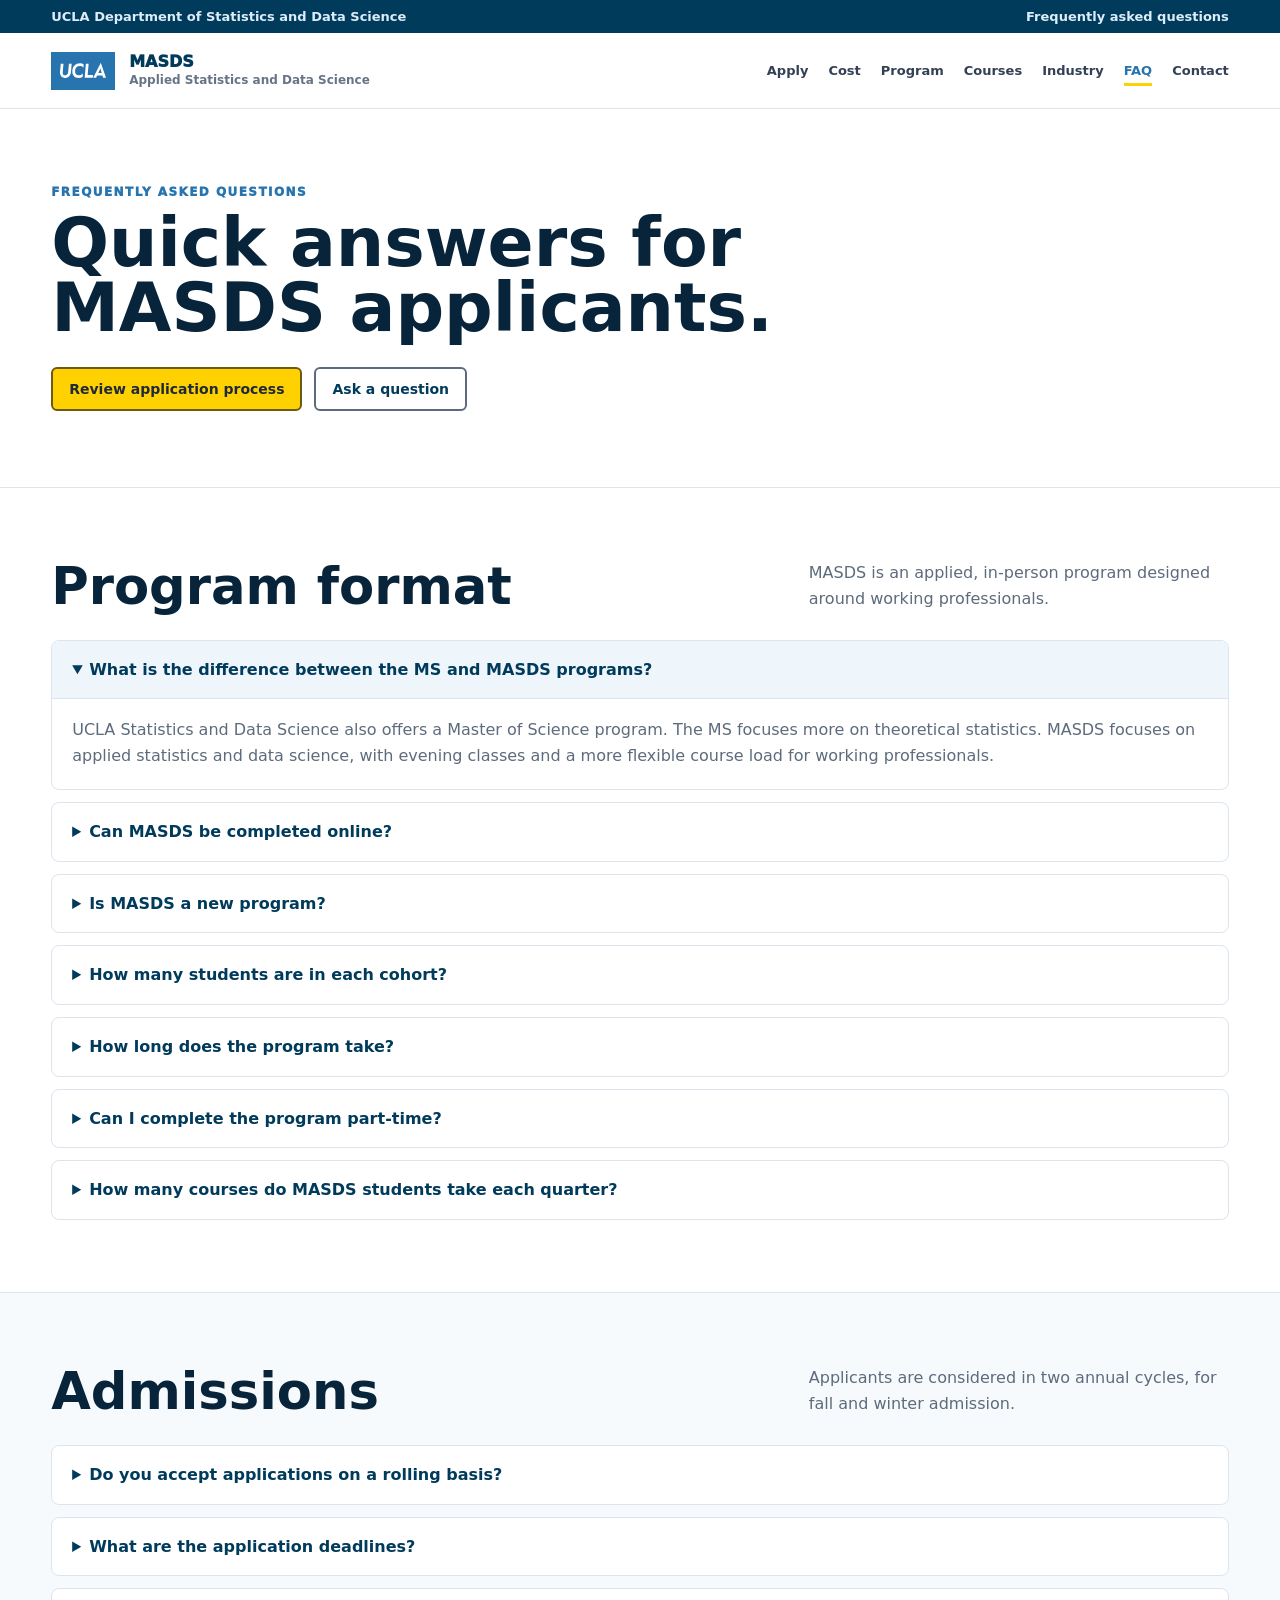
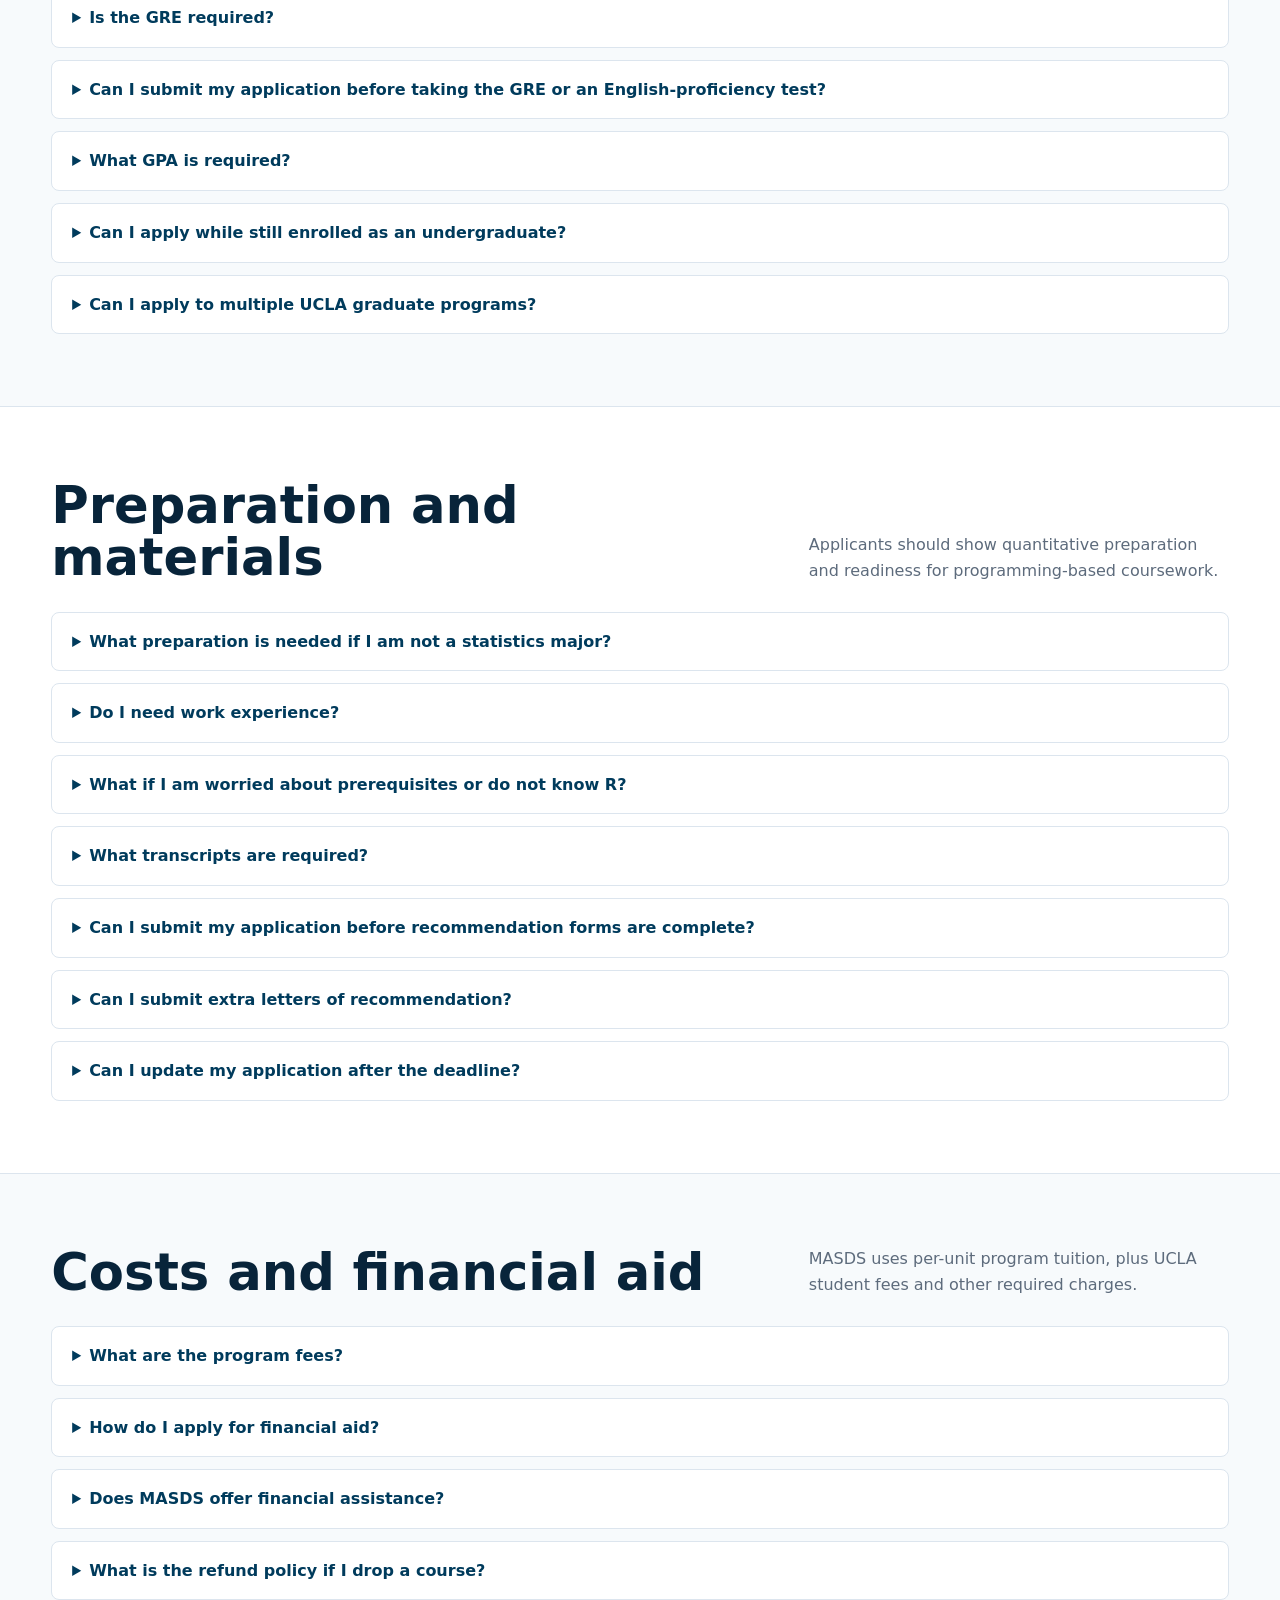
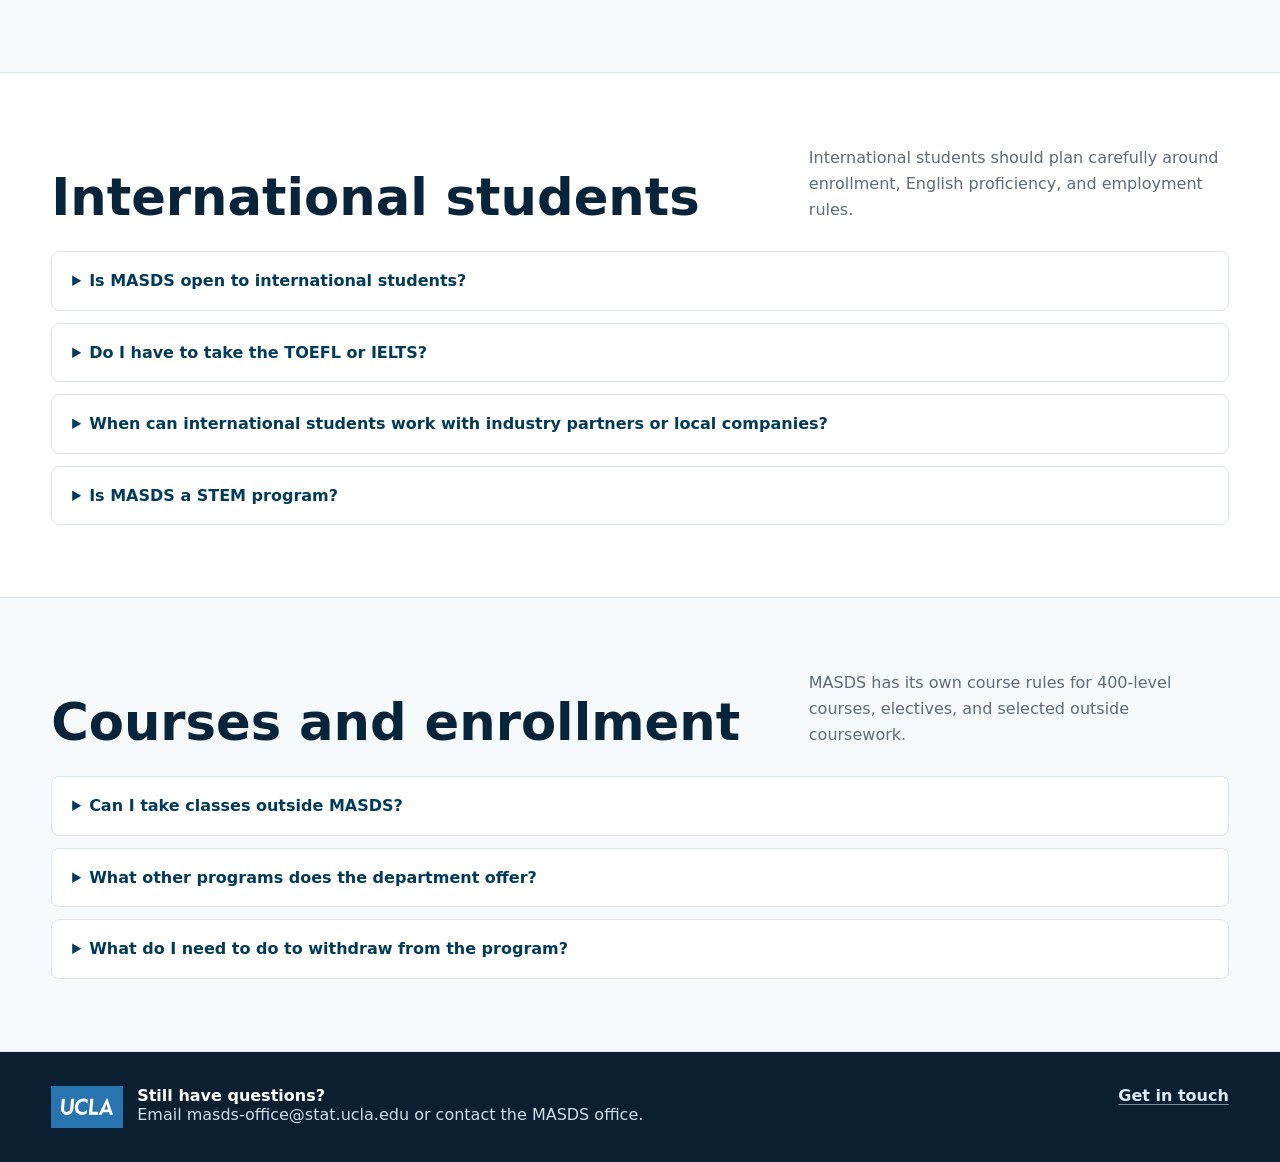
<file: faq.html>
<!doctype html>
<html lang="en">
<head>
  <meta charset="utf-8">
  <meta name="viewport" content="width=device-width, initial-scale=1">
  <title>FAQ | UCLA MASDS</title>
  <link rel="stylesheet" href="assets/styles.css">
</head>
<body>
  <a class="skip-link" href="#main-content">Skip to main content</a>
  <div class="topbar"><span>UCLA Department of Statistics and Data Science</span><span>Frequently asked questions</span></div>
  <nav class="site-nav" aria-label="Primary navigation">
    <a class="brand" href="index.html"><span class="brand-mark"><img src="assets/img/ucla-logo.svg" alt="UCLA"></span><span>MASDS <small>Applied Statistics and Data Science</small></span></a>
    <div class="nav-links">
      <a href="application-process.html">Apply</a>
      <a href="cost-of-attendance.html">Cost</a>
      <a href="program-details.html">Program</a>
      <a href="available-courses.html">Courses</a>
      <a href="industry-partners.html">Industry</a>
      <a href="faq.html" aria-current="page">FAQ</a>
      <a href="get-in-touch.html">Contact</a>
    </div>
  </nav>

  <header class="page-hero" id="main-content" tabindex="-1">
    <p class="eyebrow">Frequently asked questions</p>
    <h1>Quick answers for MASDS applicants.</h1>
    <div class="hero-actions">
      <a class="button" href="application-process.html">Review application process</a>
      <a class="secondary-button" href="get-in-touch.html">Ask a question</a>
    </div>
  </header>

  <main>
    <section class="band">
      <div class="section-head">
        <h2>Program format</h2>
        <p>MASDS is an applied, in-person program designed around working professionals.</p>
      </div>
      <div class="faq-list">
        <details open>
          <summary>What is the difference between the MS and MASDS programs?</summary>
          <div class="faq-answer">
            <p>UCLA Statistics and Data Science also offers a Master of Science program. The MS focuses more on theoretical statistics. MASDS focuses on applied statistics and data science, with evening classes and a more flexible course load for working professionals.</p>
          </div>
        </details>
        <details>
          <summary>Can MASDS be completed online?</summary>
          <div class="faq-answer">
            <p>No. MASDS is a fully in-person program. Classes are scheduled in the evening.</p>
          </div>
        </details>
        <details>
          <summary>Is MASDS a new program?</summary>
          <div class="faq-answer">
            <p>The program was approved by the University of California Office of the President in September 2015 and admitted its first cohort in Fall 2016.</p>
          </div>
        </details>
        <details>
          <summary>How many students are in each cohort?</summary>
          <div class="faq-answer">
            <p>Recent MASDS cohorts are typically about 50 to 75 students.</p>
          </div>
        </details>
        <details>
          <summary>How long does the program take?</summary>
          <div class="faq-answer">
            <p>Program length varies by course load. Students are required to complete 44 units and a thesis. Students who take two 4-unit courses per quarter typically finish in spring of their second year.</p>
          </div>
        </details>
        <details>
          <summary>Can I complete the program part-time?</summary>
          <div class="faq-answer">
            <p>Yes. MASDS is designed for part-time study by working professionals. Students can adjust their pace, though international students must meet visa-related enrollment requirements.</p>
          </div>
        </details>
        <details>
          <summary>How many courses do MASDS students take each quarter?</summary>
          <div class="faq-answer">
            <p>The typical course load is 8 units, or two 4-unit courses, per quarter. Students may take one 4-unit course in busier quarters or up to three courses in a single quarter to finish faster. A three-course quarter is a heavy course load and is not recommended for students who work full time. International students in F-1 or J-1 status generally must enroll in at least 8 units per academic quarter.</p>
          </div>
        </details>
      </div>
    </section>

    <section class="band alt">
      <div class="section-head">
        <h2>Admissions</h2>
        <p>Applicants are considered in two annual cycles, for fall and winter admission.</p>
      </div>
      <div class="faq-list">
        <details>
          <summary>Do you accept applications on a rolling basis?</summary>
          <div class="faq-answer">
            <p>Yes. Complete applications are reviewed in the order received within each admission cycle. For Fall 2027 admission, applications are due on or before March 1, 2027. For Winter 2028 admission, with classes beginning in January 2028, applications are due on or before July 1, 2027.</p>
          </div>
        </details>
        <details>
          <summary>What are the application deadlines?</summary>
          <div class="faq-answer">
            <p>For Fall 2027 admission, applications are due on or before March 1, 2027. Late applications may be considered case-by-case. To ensure receipt of scores, applicants submitting GRE scores or required English-proficiency test scores should take the applicable test by February 2, 2027. For Winter 2028 admission, applications are due on or before July 1, 2027; applicants should contact the program to confirm recommended test timing for that cycle.</p>
          </div>
        </details>
        <details>
          <summary>Is the GRE required?</summary>
          <div class="faq-answer">
            <p>No. The GRE is highly recommended for MASDS admission, but not required. GRE scores are valid for five years. If you take the GRE more than once, the Admissions Committee will accept the highest score, but it will have access to all submitted scores. Use UCLA GRE Code 4837 and Department Code 0705. There is no minimum GRE score requirement.</p>
          </div>
        </details>
        <details>
          <summary>Can I submit my application before taking the GRE or an English-proficiency test?</summary>
          <div class="faq-answer">
            <p>Yes. The GRE is highly recommended, but not required. For Fall 2027 admission, applicants submitting GRE scores or required TOEFL iBT or IELTS Academic scores should take the applicable test by February 2, 2027, to ensure receipt of scores. Contact the program if the personal information on a test report differs from the information on the UCLA graduate application.</p>
          </div>
        </details>
        <details>
          <summary>What GPA is required?</summary>
          <div class="faq-answer">
            <p>UCLA requires a minimum B average, or 3.0 on a 4.0 scale, for graduate admission. MASDS also requires a cumulative GPA of at least 3.2 in upper-division coursework. Meeting these minimum requirements does not guarantee admission.</p>
          </div>
        </details>
        <details>
          <summary>Can I apply while still enrolled as an undergraduate?</summary>
          <div class="faq-answer">
            <p>Yes. Although MASDS is oriented toward working professionals, students may enter directly from college. Applicants should submit transcripts by the deadline even if Fall grades are not yet available.</p>
          </div>
        </details>
        <details>
          <summary>Can I apply to multiple UCLA graduate programs?</summary>
          <div class="faq-answer">
            <p>UCLA Graduate Division permits applicants to apply to one graduate program per application period. If more than one application is submitted in the same year, only the first program receives the application, and extra application fees are not refunded.</p>
          </div>
        </details>
      </div>
    </section>

    <section class="band">
      <div class="section-head">
        <h2>Preparation and materials</h2>
        <p>Applicants should show quantitative preparation and readiness for programming-based coursework.</p>
      </div>
      <div class="faq-list">
        <details>
          <summary>What preparation is needed if I am not a statistics major?</summary>
          <div class="faq-answer">
            <p>Applicants should have coursework in linear algebra, multivariable calculus, and probability and statistics. Applicants should also have programming experience. MASDS courses are taught in R and Python. If the undergraduate degree is not in STEM, the application should show this preparation through community college, university, university extension, or post-baccalaureate coursework.</p>
          </div>
        </details>
        <details>
          <summary>Do I need work experience?</summary>
          <div class="faq-answer">
            <p>Work experience is not required, but experience applying quantitative methods or statistical work is viewed favorably.</p>
          </div>
        </details>
        <details>
          <summary>What if I am worried about prerequisites or do not know R?</summary>
          <div class="faq-answer">
            <p>The department has offered summer courses in R for students who are not familiar with R.</p>
          </div>
        </details>
        <details>
          <summary>What transcripts are required?</summary>
          <div class="faq-answer">
            <p>If you transferred institutions, submit transcripts from both schools in the online application. For example, students who transferred from a community college to a four-year university should include both transcripts. Official originals are required after admission.</p>
          </div>
        </details>
        <details>
          <summary>Can I submit my application before recommendation forms are complete?</summary>
          <div class="faq-answer">
            <p>Yes. Submit the application by the March 1, 2027 deadline for Fall 2027 admission. Materials are consolidated as they arrive.</p>
          </div>
        </details>
        <details>
          <summary>Can I submit extra letters of recommendation?</summary>
          <div class="faq-answer">
            <p>Two letters are required and a third is optional. Fourth or additional letters are not guaranteed to be read.</p>
          </div>
        </details>
        <details>
          <summary>Can I update my application after the deadline?</summary>
          <div class="faq-answer">
            <p>No. Application materials cannot be updated after the deadline.</p>
          </div>
        </details>
      </div>
    </section>

    <section class="band alt">
      <div class="section-head">
        <h2>Costs and financial aid</h2>
        <p>MASDS uses per-unit program tuition, plus UCLA student fees and other required charges.</p>
      </div>
      <div class="faq-list">
        <details>
          <summary>What are the program fees?</summary>
          <div class="faq-answer">
            <p>For Academic Year 2026–27, MASDS tuition is $1,267 per unit for residents and nonresidents. The 44-unit program tuition total is $55,748. Regular UCLA graduate tuition and nonresident supplemental tuition do not apply to MASDS.</p>
            <p>Students also pay student services fees, campus-based fees, UCSHIP health insurance unless waived, and other required charges. See the Cost of Attendance page for detailed tables.</p>
          </div>
        </details>
        <details>
          <summary>How do I apply for financial aid?</summary>
          <div class="faq-answer">
            <p>Students should review UCLA Financial Aid resources for graduate students and complete any required aid forms. Applicants are also considered for fellowship assistance.</p>
          </div>
        </details>
        <details>
          <summary>Does MASDS offer financial assistance?</summary>
          <div class="faq-answer">
            <p>Applicants are considered for fellowship assistance. A portion of admitted students may receive full-tuition awards, contingent on academic performance.</p>
          </div>
        </details>
        <details>
          <summary>What is the refund policy if I drop a course?</summary>
          <div class="faq-answer">
            <p>Tuition refunds follow this schedule: 100% refund by the end of the third week, 50% refund by the end of the fourth week, and 0% refund after the fourth week. These refunds apply to tuition only and do not include campus-based fees.</p>
          </div>
        </details>
      </div>
    </section>

    <section class="band">
      <div class="section-head">
        <h2>International students</h2>
        <p>International students should plan carefully around enrollment, English proficiency, and employment rules.</p>
      </div>
      <div class="faq-list">
        <details>
          <summary>Is MASDS open to international students?</summary>
          <div class="faq-answer">
            <p>Yes. MASDS may accept international students and sponsor F-1 or J-1 visas. Students in F-1 or J-1 status generally must enroll in 8 units, or two 4-unit courses, per academic quarter.</p>
          </div>
        </details>
        <details>
          <summary>Do I have to take the TOEFL or IELTS?</summary>
          <div class="faq-answer">
            <p>All applicants must meet UCLA's English language proficiency requirement. Applicants who do not qualify based on prior education must submit TOEFL iBT or IELTS Academic scores. Review <a href="https://grad.ucla.edu/admissions/english-requirements/">UCLA's English requirements</a> for current exemption criteria and score rules.</p>
          </div>
        </details>
        <details>
          <summary>When can international students work with industry partners or local companies?</summary>
          <div class="faq-answer">
            <p>Employment authorization depends on visa status and individual circumstances. F-1 students must obtain CPT authorization before beginning any off-campus internship or employment, and curricular and enrollment requirements apply. J-1 students follow separate Academic Training rules. Students should confirm eligibility with the MASDS office and the <a href="https://internationalcenter.ucla.edu/f-1-students/currently-enrolled">UCLA Dashew Center</a> before accepting or beginning work.</p>
          </div>
        </details>
        <details>
          <summary>Is MASDS a STEM program?</summary>
          <div class="faq-answer">
            <p>Yes. MASDS is a STEM program in the Division of Physical Sciences. Applied Statistics is listed with CIP code 27.0600 on the DHS STEM Designated Degree Program List.</p>
          </div>
        </details>
      </div>
    </section>

    <section class="band alt">
      <div class="section-head">
        <h2>Courses and enrollment</h2>
        <p>MASDS has its own course rules for 400-level courses, electives, and selected outside coursework.</p>
      </div>
      <div class="faq-list">
        <details>
          <summary>Can I take classes outside MASDS?</summary>
          <div class="faq-answer">
            <p>Students outside MASDS may not enroll in MASDS 400-series courses. MASDS students generally may not take UCLA courses outside the program, with limited exceptions for approved Statistics 200-level courses between 203 and 283 when space is available and the instructor approves.</p>
          </div>
        </details>
        <details>
          <summary>What other programs does the department offer?</summary>
          <div class="faq-answer">
            <p>The UCLA Department of Statistics and Data Science offers undergraduate majors and minors, an M.S. in Statistics, a Ph.D. in Statistics, and the Master of Applied Statistics and Data Science (MASDS).</p>
          </div>
        </details>
        <details>
          <summary>What do I need to do to withdraw from the program?</summary>
          <div class="faq-answer">
            <p>Students should follow UCLA Registrar withdrawal procedures and contact the MASDS office for program-specific guidance.</p>
          </div>
        </details>
      </div>
    </section>
  </main>

  <footer class="footer">
    <div class="footer-grid">
      <div class="footer-brand"><span class="footer-logo"><img src="assets/img/ucla-logo.svg" alt=""></span><div><strong>Still have questions?</strong><br>Email masds-office@stat.ucla.edu or contact the MASDS office.</div></div>
      <a href="get-in-touch.html">Get in touch</a>
    </div>
  </footer>
</body>
</html>
</file>
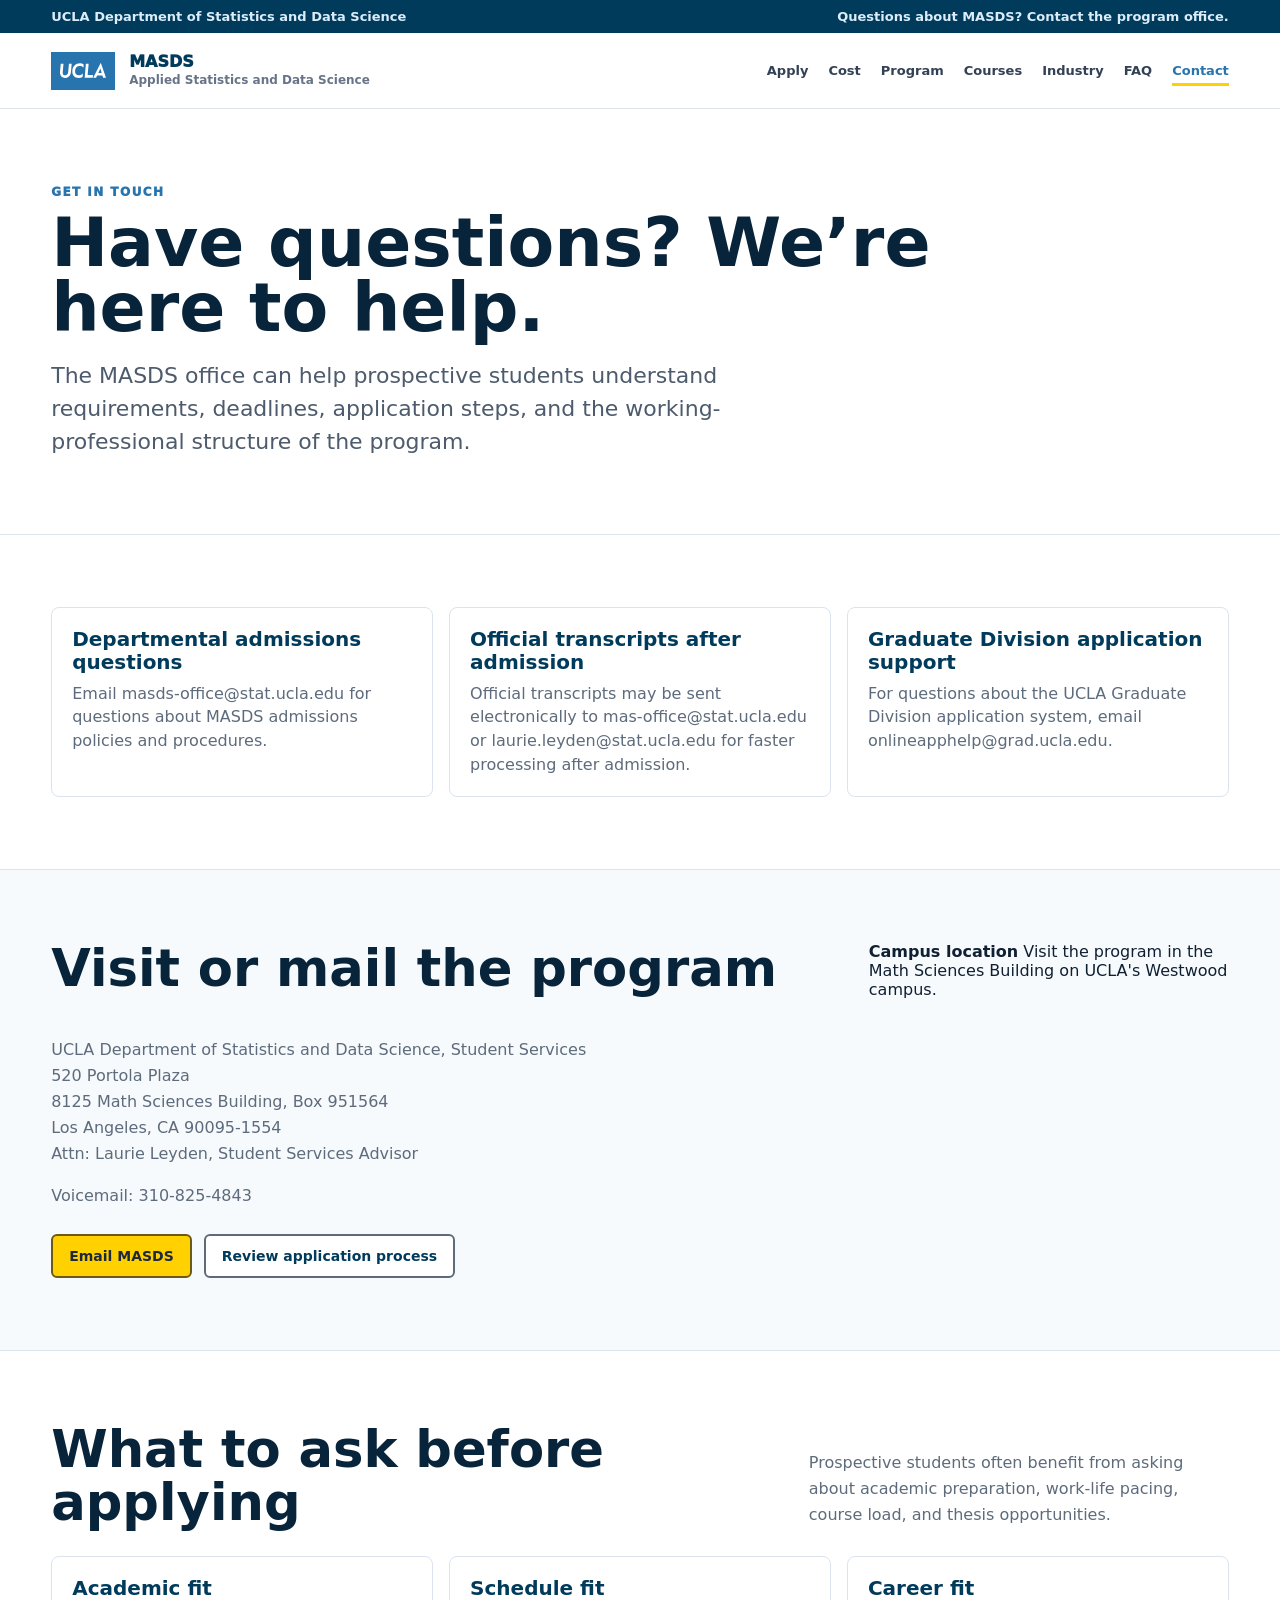
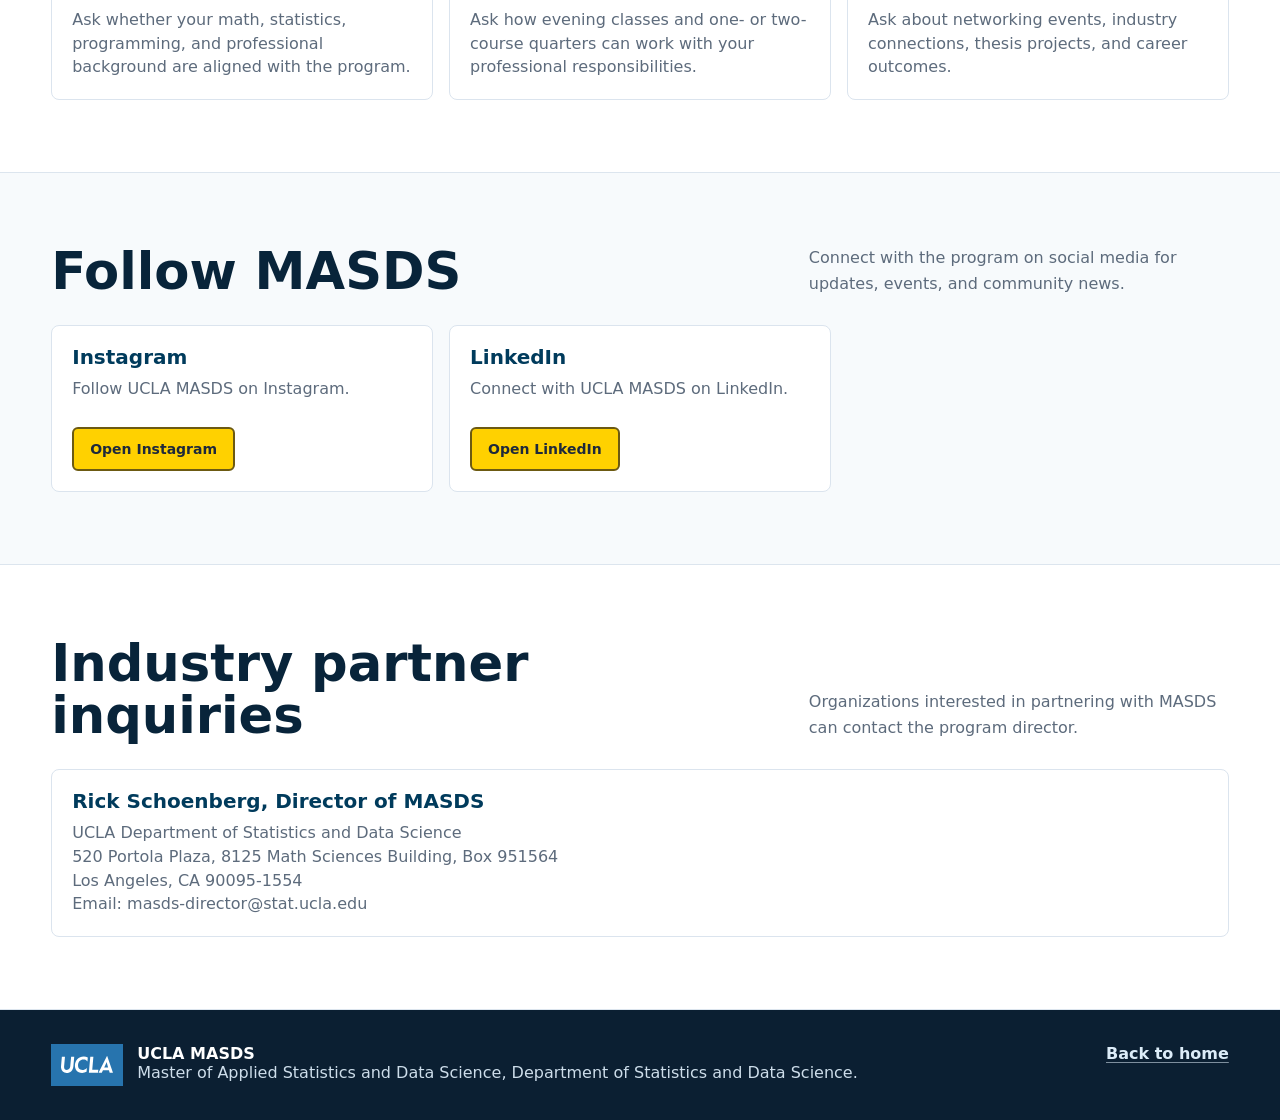
<file: get-in-touch.html>
<!doctype html>
<html lang="en">
<head>
  <meta charset="utf-8">
  <meta name="viewport" content="width=device-width, initial-scale=1">
  <title>Get in Touch | UCLA MASDS</title>
  <link rel="stylesheet" href="assets/styles.css">
</head>
<body>
  <a class="skip-link" href="#main-content">Skip to main content</a>
  <div class="topbar"><span>UCLA Department of Statistics and Data Science</span><span>Questions about MASDS? Contact the program office.</span></div>
  <nav class="site-nav" aria-label="Primary navigation">
    <a class="brand" href="index.html"><span class="brand-mark"><img src="assets/img/ucla-logo.svg" alt="UCLA"></span><span>MASDS <small>Applied Statistics and Data Science</small></span></a>
    <div class="nav-links">
      <a href="application-process.html">Apply</a>
      <a href="cost-of-attendance.html">Cost</a>
      <a href="program-details.html">Program</a>
      <a href="available-courses.html">Courses</a>
      <a href="industry-partners.html">Industry</a>
      <a href="faq.html">FAQ</a>
      <a href="get-in-touch.html" aria-current="page">Contact</a>
    </div>
  </nav>

  <header class="page-hero" id="main-content" tabindex="-1">
    <p class="eyebrow">Get in touch</p>
    <h1>Have questions? We’re here to help.</h1>
    <p class="page-copy">The MASDS office can help prospective students understand requirements, deadlines, application steps, and the working-professional structure of the program.</p>
  </header>

  <main>
    <section class="band">
      <h2 class="sr-only">Contact options</h2>
      <div class="card-grid">
        <article class="contact-card">
          <strong>Departmental admissions questions</strong>
          <span>Email masds-office@stat.ucla.edu for questions about MASDS admissions policies and procedures.</span>
        </article>
        <article class="contact-card">
          <strong>Official transcripts after admission</strong>
          <span>Official transcripts may be sent electronically to mas-office@stat.ucla.edu or laurie.leyden@stat.ucla.edu for faster processing after admission.</span>
        </article>
        <article class="contact-card">
          <strong>Graduate Division application support</strong>
          <span>For questions about the UCLA Graduate Division application system, email onlineapphelp@grad.ucla.edu.</span>
        </article>
      </div>
    </section>

    <section class="band alt">
      <div class="layout-two">
        <div>
          <h2>Visit or mail the program</h2>
          <p>UCLA Department of Statistics and Data Science, Student Services<br>520 Portola Plaza<br>8125 Math Sciences Building, Box 951564<br>Los Angeles, CA 90095-1554<br>Attn: Laurie Leyden, Student Services Advisor</p>
          <p>Voicemail: 310-825-4843</p>
          <div class="section-actions">
            <a class="button" href="mailto:masds-office@stat.ucla.edu">Email MASDS</a>
            <a class="secondary-button" href="application-process.html">Review application process</a>
          </div>
        </div>
        <aside class="info-card">
          <strong>Campus location</strong>
          <span>Visit the program in the Math Sciences Building on UCLA's Westwood campus.</span>
        </aside>
      </div>
    </section>

    <section class="band">
      <div class="section-head">
        <h2>What to ask before applying</h2>
        <p>Prospective students often benefit from asking about academic preparation, work-life pacing, course load, and thesis opportunities.</p>
      </div>
      <div class="card-grid">
        <article class="card"><strong>Academic fit</strong><span>Ask whether your math, statistics, programming, and professional background are aligned with the program.</span></article>
        <article class="card"><strong>Schedule fit</strong><span>Ask how evening classes and one- or two-course quarters can work with your professional responsibilities.</span></article>
        <article class="card"><strong>Career fit</strong><span>Ask about networking events, industry connections, thesis projects, and career outcomes.</span></article>
      </div>
    </section>

    <section class="band alt">
      <div class="section-head">
        <h2>Follow MASDS</h2>
        <p>Connect with the program on social media for updates, events, and community news.</p>
      </div>
      <div class="card-grid">
        <article class="contact-card"><strong>Instagram</strong><span>Follow UCLA MASDS on Instagram.</span><div class="section-actions"><a class="button" href="https://www.instagram.com/ucla_masds/">Open Instagram</a></div></article>
        <article class="contact-card"><strong>LinkedIn</strong><span>Connect with UCLA MASDS on LinkedIn.</span><div class="section-actions"><a class="button" href="https://www.linkedin.com/in/ucla-masds2023/">Open LinkedIn</a></div></article>
      </div>
    </section>

    <section class="band">
      <div class="section-head">
        <h2>Industry partner inquiries</h2>
        <p>Organizations interested in partnering with MASDS can contact the program director.</p>
      </div>
      <div class="contact-card">
        <strong>Rick Schoenberg, Director of MASDS</strong>
        <span>UCLA Department of Statistics and Data Science<br>520 Portola Plaza, 8125 Math Sciences Building, Box 951564<br>Los Angeles, CA 90095-1554<br>Email: masds-director@stat.ucla.edu</span>
      </div>
    </section>
  </main>

  <footer class="footer"><div class="footer-grid"><div class="footer-brand"><span class="footer-logo"><img src="assets/img/ucla-logo.svg" alt=""></span><div><strong>UCLA MASDS</strong><br>Master of Applied Statistics and Data Science, Department of Statistics and Data Science.</div></div><a href="index.html">Back to home</a></div></footer>
</body>
</html>
</file>
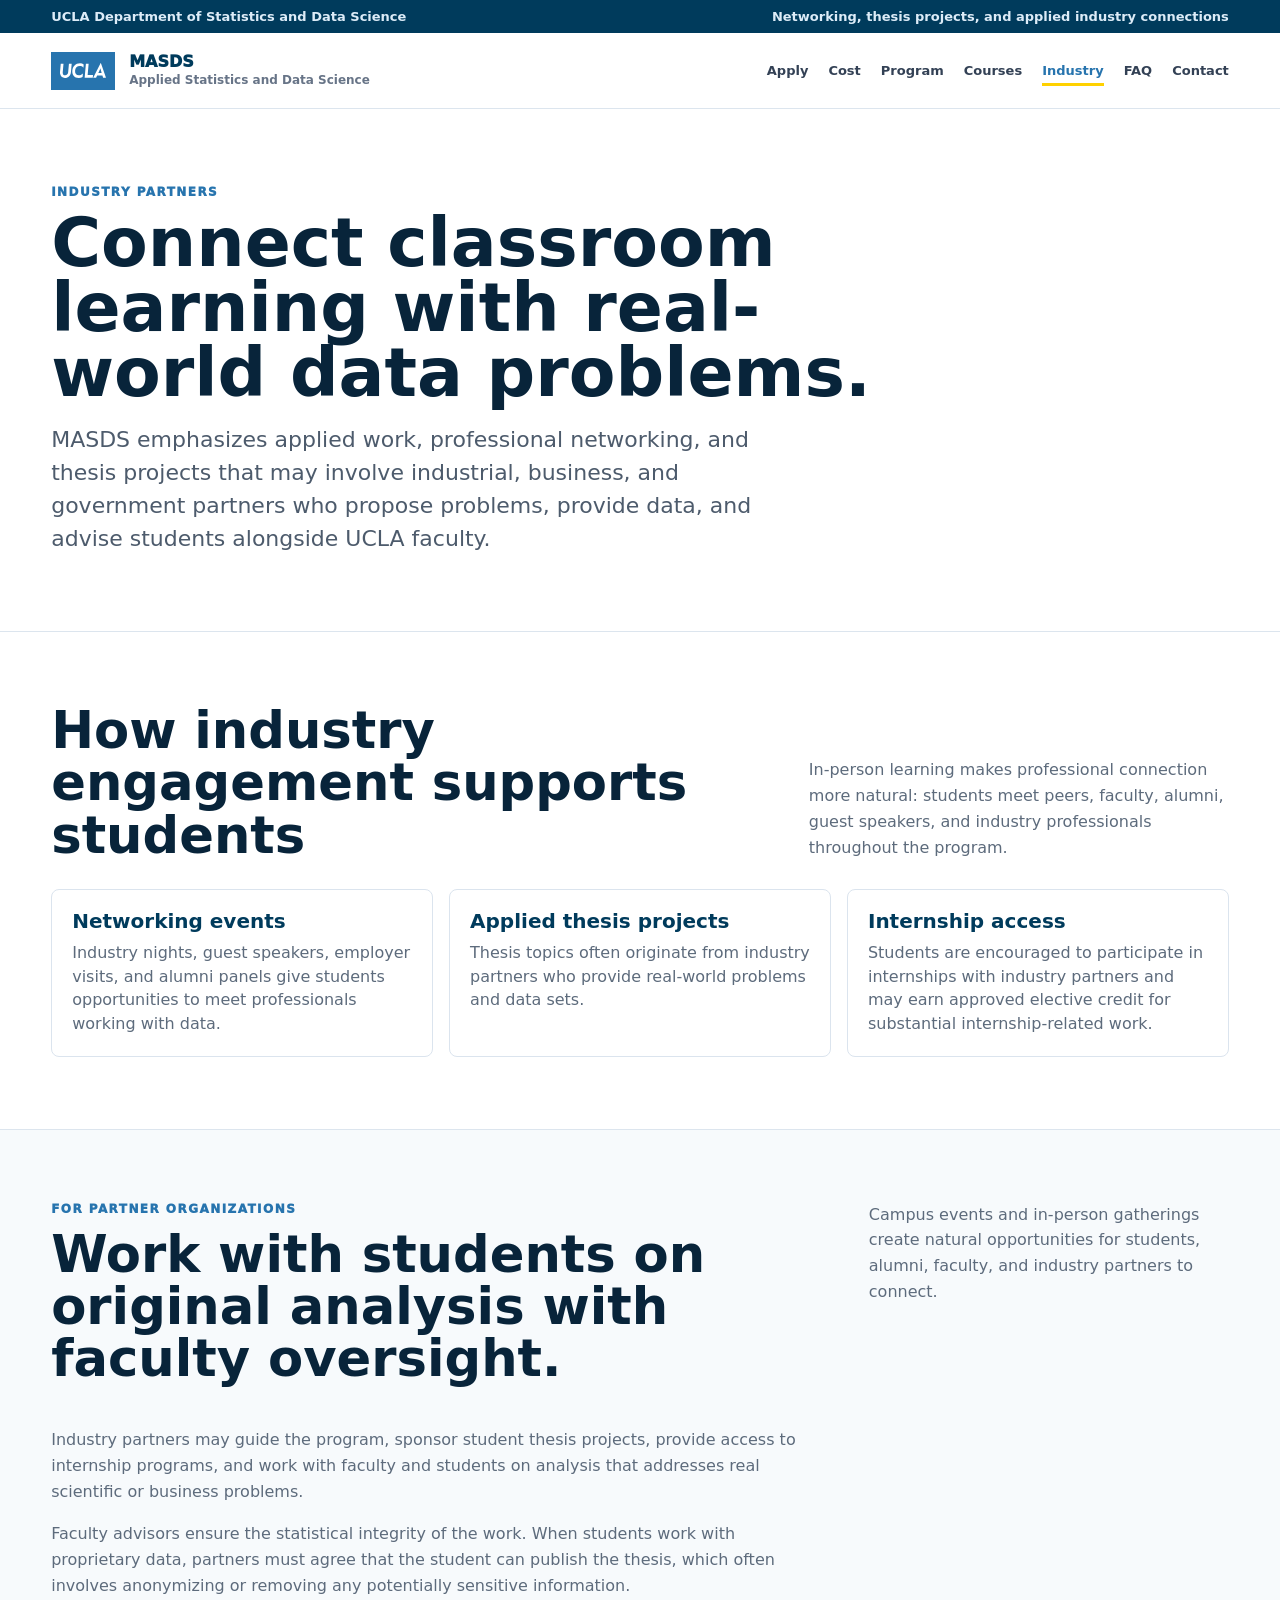
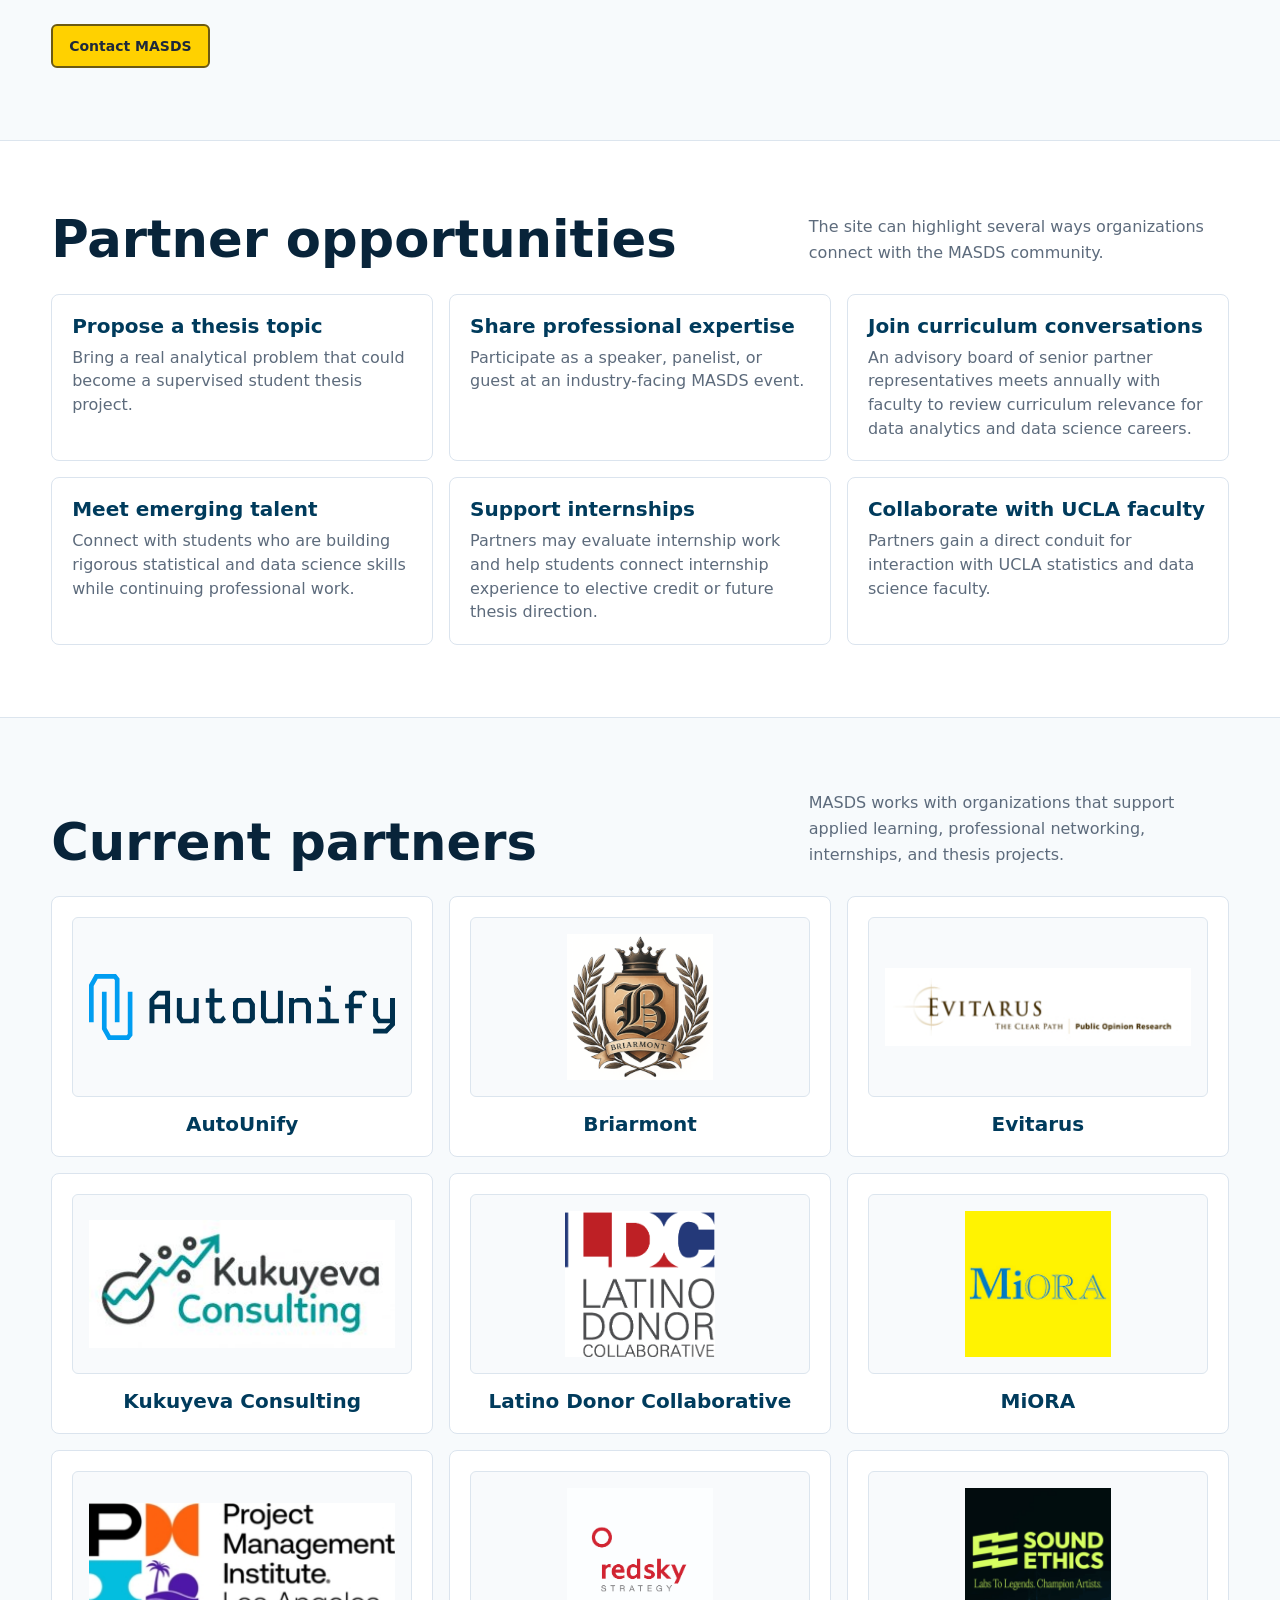
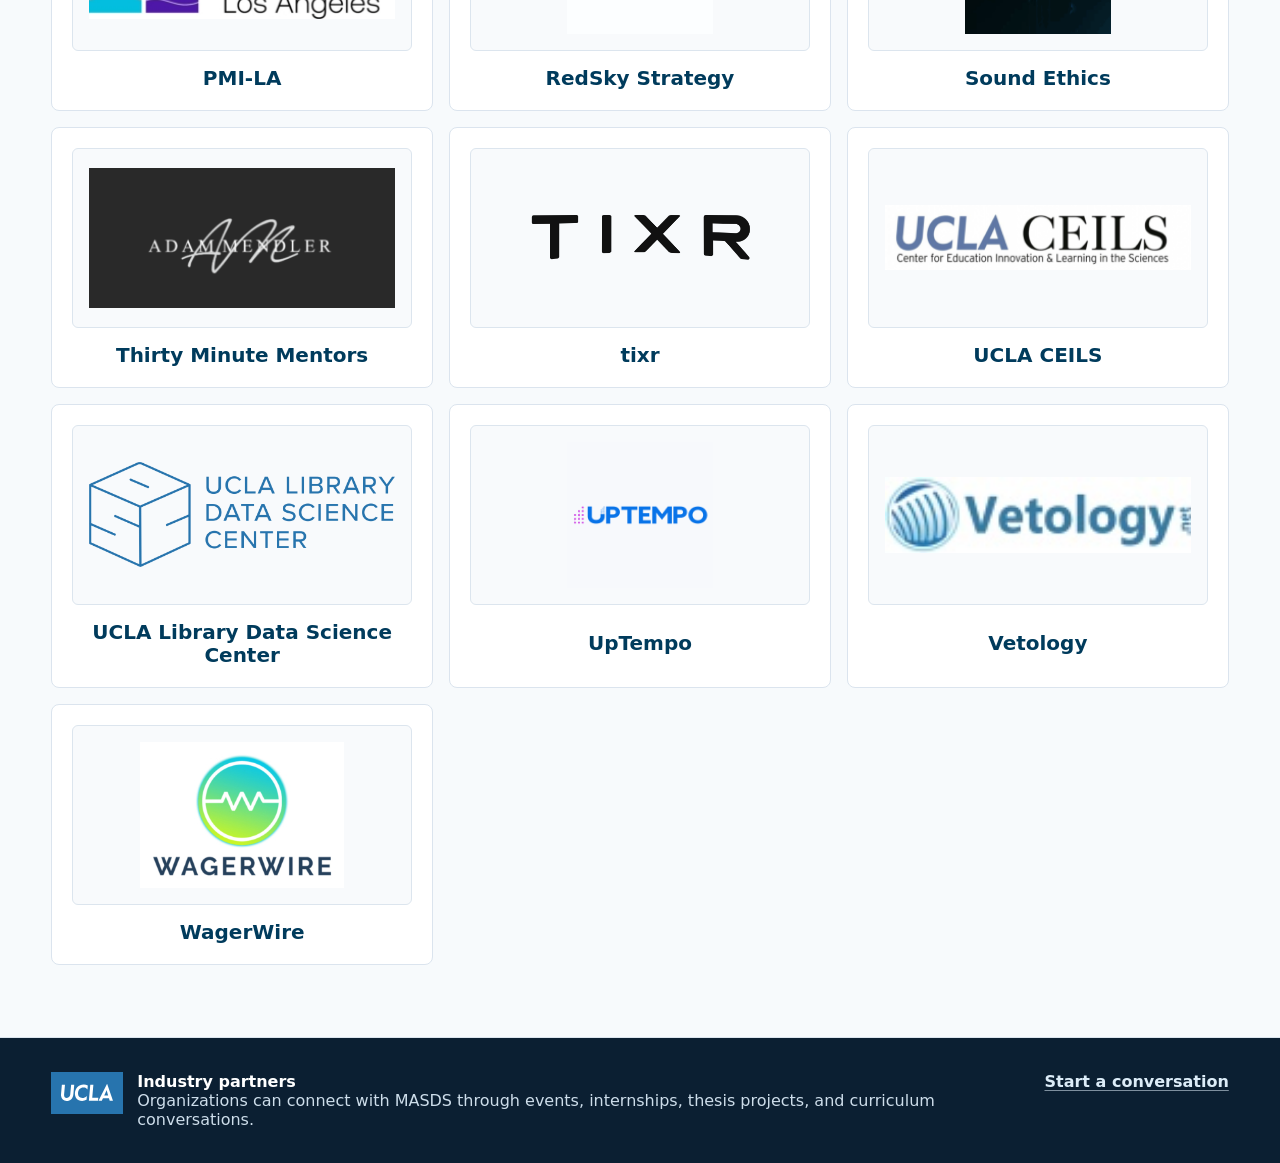
<file: industry-partners.html>
<!doctype html>
<html lang="en">
<head>
  <meta charset="utf-8">
  <meta name="viewport" content="width=device-width, initial-scale=1">
  <title>Industry Partners | UCLA MASDS</title>
  <link rel="stylesheet" href="assets/styles.css">
</head>
<body>
  <a class="skip-link" href="#main-content">Skip to main content</a>
  <div class="topbar"><span>UCLA Department of Statistics and Data Science</span><span>Networking, thesis projects, and applied industry connections</span></div>
  <nav class="site-nav" aria-label="Primary navigation">
    <a class="brand" href="index.html"><span class="brand-mark"><img src="assets/img/ucla-logo.svg" alt="UCLA"></span><span>MASDS <small>Applied Statistics and Data Science</small></span></a>
    <div class="nav-links">
      <a href="application-process.html">Apply</a>
      <a href="cost-of-attendance.html">Cost</a>
      <a href="program-details.html">Program</a>
      <a href="available-courses.html">Courses</a>
      <a href="industry-partners.html" aria-current="page">Industry</a>
      <a href="faq.html">FAQ</a>
      <a href="get-in-touch.html">Contact</a>
    </div>
  </nav>

  <header class="page-hero" id="main-content" tabindex="-1">
    <p class="eyebrow">Industry partners</p>
    <h1>Connect classroom learning with real-world data problems.</h1>
    <p class="page-copy">MASDS emphasizes applied work, professional networking, and thesis projects that may involve industrial, business, and government partners who propose problems, provide data, and advise students alongside UCLA faculty.</p>
  </header>

  <main>
    <section class="band">
      <div class="section-head">
        <h2>How industry engagement supports students</h2>
        <p>In-person learning makes professional connection more natural: students meet peers, faculty, alumni, guest speakers, and industry professionals throughout the program.</p>
      </div>
      <div class="partner-grid">
        <article class="partner-card"><strong>Networking events</strong><span>Industry nights, guest speakers, employer visits, and alumni panels give students opportunities to meet professionals working with data.</span></article>
        <article class="partner-card"><strong>Applied thesis projects</strong><span>Thesis topics often originate from industry partners who provide real-world problems and data sets.</span></article>
        <article class="partner-card"><strong>Internship access</strong><span>Students are encouraged to participate in internships with industry partners and may earn approved elective credit for substantial internship-related work.</span></article>
      </div>
    </section>

    <section class="band alt">
      <div class="layout-two">
        <div>
          <p class="eyebrow">For partner organizations</p>
          <h2>Work with students on original analysis with faculty oversight.</h2>
          <p>Industry partners may guide the program, sponsor student thesis projects, provide access to internship programs, and work with faculty and students on analysis that addresses real scientific or business problems.</p>
          <p>Faculty advisors ensure the statistical integrity of the work. When students work with proprietary data, partners must agree that the student can publish the thesis, which often involves anonymizing or removing any potentially sensitive information.</p>
          <div class="section-actions">
            <a class="button" href="get-in-touch.html">Contact MASDS</a>
          </div>
        </div>
        <aside class="info-card">
          <p>Campus events and in-person gatherings create natural opportunities for students, alumni, faculty, and industry partners to connect.</p>
        </aside>
      </div>
    </section>

    <section class="band">
      <div class="section-head">
        <h2>Partner opportunities</h2>
        <p>The site can highlight several ways organizations connect with the MASDS community.</p>
      </div>
      <div class="card-grid">
        <article class="card"><strong>Propose a thesis topic</strong><span>Bring a real analytical problem that could become a supervised student thesis project.</span></article>
        <article class="card"><strong>Share professional expertise</strong><span>Participate as a speaker, panelist, or guest at an industry-facing MASDS event.</span></article>
        <article class="card"><strong>Join curriculum conversations</strong><span>An advisory board of senior partner representatives meets annually with faculty to review curriculum relevance for data analytics and data science careers.</span></article>
        <article class="card"><strong>Meet emerging talent</strong><span>Connect with students who are building rigorous statistical and data science skills while continuing professional work.</span></article>
        <article class="card"><strong>Support internships</strong><span>Partners may evaluate internship work and help students connect internship experience to elective credit or future thesis direction.</span></article>
        <article class="card"><strong>Collaborate with UCLA faculty</strong><span>Partners gain a direct conduit for interaction with UCLA statistics and data science faculty.</span></article>
      </div>
    </section>

    <section class="band alt">
      <div class="section-head">
        <h2>Current partners</h2>
        <p>MASDS works with organizations that support applied learning, professional networking, internships, and thesis projects.</p>
      </div>
      <div class="partner-grid">
        <a class="partner-card partner-organization partner-link" href="https://www.autounify.com/" target="_blank" rel="noopener" aria-label="AutoUnify (opens in a new tab)"><div class="partner-logo"><img src="assets/img/partners/autounify.svg" alt=""></div><strong>AutoUnify</strong></a>
        <a class="partner-card partner-organization partner-link" href="https://briarmont.com/" target="_blank" rel="noopener" aria-label="Briarmont (opens in a new tab)"><div class="partner-logo"><img src="assets/img/partners/briarmont.png" alt=""></div><strong>Briarmont</strong></a>
        <a class="partner-card partner-organization partner-link" href="https://www.evitarus.com/" target="_blank" rel="noopener" aria-label="Evitarus (opens in a new tab)"><div class="partner-logo"><img src="assets/img/partners/evitarus.jpg" alt=""></div><strong>Evitarus</strong></a>
        <a class="partner-card partner-organization partner-link" href="http://www.kukuyevaconsulting.com/" target="_blank" rel="noopener" aria-label="Kukuyeva Consulting (opens in a new tab)"><div class="partner-logo"><img src="assets/img/partners/kukuyeva-consulting.jpg" alt=""></div><strong>Kukuyeva Consulting</strong></a>
        <a class="partner-card partner-organization partner-link" href="https://latinodonorcollaborative.org/" target="_blank" rel="noopener" aria-label="Latino Donor Collaborative (opens in a new tab)"><div class="partner-logo"><img src="assets/img/partners/latino-donor-collaborative.png" alt=""></div><strong>Latino Donor Collaborative</strong></a>
        <a class="partner-card partner-organization partner-link" href="http://miora.org/" target="_blank" rel="noopener" aria-label="MiORA (opens in a new tab)"><div class="partner-logo"><img src="assets/img/partners/miora.jpg" alt=""></div><strong>MiORA</strong></a>
        <a class="partner-card partner-organization partner-link" href="https://pmi-la.org/" target="_blank" rel="noopener" aria-label="PMI-LA (opens in a new tab)"><div class="partner-logo"><img src="assets/img/partners/pmi-la.jpg" alt=""></div><strong>PMI-LA</strong></a>
        <a class="partner-card partner-organization partner-link" href="http://www.redskystrategy.com/" target="_blank" rel="noopener" aria-label="RedSky Strategy (opens in a new tab)"><div class="partner-logo"><img src="assets/img/partners/redsky-strategy.jpg" alt=""></div><strong>RedSky Strategy</strong></a>
        <a class="partner-card partner-organization partner-link" href="https://www.soundethics.org/" target="_blank" rel="noopener" aria-label="Sound Ethics (opens in a new tab)"><div class="partner-logo"><img src="assets/img/partners/sound-ethics.png" alt=""></div><strong>Sound Ethics</strong></a>
        <a class="partner-card partner-organization partner-link" href="https://www.adammendler.com/podcast/" target="_blank" rel="noopener" aria-label="Thirty Minute Mentors (opens in a new tab)"><div class="partner-logo"><img src="assets/img/partners/thirty-minute-mentors.png" alt=""></div><strong>Thirty Minute Mentors</strong></a>
        <a class="partner-card partner-organization partner-link" href="https://www.tixr.com/" target="_blank" rel="noopener" aria-label="tixr (opens in a new tab)"><div class="partner-logo"><img src="assets/img/partners/tixr.png" alt=""></div><strong>tixr</strong></a>
        <a class="partner-card partner-organization partner-link" href="https://ceils.ucla.edu/" target="_blank" rel="noopener" aria-label="UCLA CEILS (opens in a new tab)"><div class="partner-logo"><img src="assets/img/partners/ucla-ceils.png" alt=""></div><strong>UCLA CEILS</strong></a>
        <a class="partner-card partner-organization partner-link" href="https://www.library.ucla.edu/location/data-science-center/" target="_blank" rel="noopener" aria-label="UCLA Library Data Science Center (opens in a new tab)"><div class="partner-logo"><img src="assets/img/partners/ucla-library-data-science-center.png" alt=""></div><strong>UCLA Library Data Science Center</strong></a>
        <a class="partner-card partner-organization partner-link" href="https://uptempocareers.com/" target="_blank" rel="noopener" aria-label="UpTempo (opens in a new tab)"><div class="partner-logo"><img src="assets/img/partners/uptempo.png" alt=""></div><strong>UpTempo</strong></a>
        <a class="partner-card partner-organization partner-link" href="https://vetology.ai/" target="_blank" rel="noopener" aria-label="Vetology (opens in a new tab)"><div class="partner-logo"><img src="assets/img/partners/vetology.jpg" alt=""></div><strong>Vetology</strong></a>
        <a class="partner-card partner-organization partner-link" href="https://www.wagerwire.com/" target="_blank" rel="noopener" aria-label="WagerWire (opens in a new tab)"><div class="partner-logo"><img src="assets/img/partners/wagerwire.jpg" alt=""></div><strong>WagerWire</strong></a>
      </div>
    </section>
  </main>

  <footer class="footer"><div class="footer-grid"><div class="footer-brand"><span class="footer-logo"><img src="assets/img/ucla-logo.svg" alt=""></span><div><strong>Industry partners</strong><br>Organizations can connect with MASDS through events, internships, thesis projects, and curriculum conversations.</div></div><a href="get-in-touch.html">Start a conversation</a></div></footer>
</body>
</html>
</file>
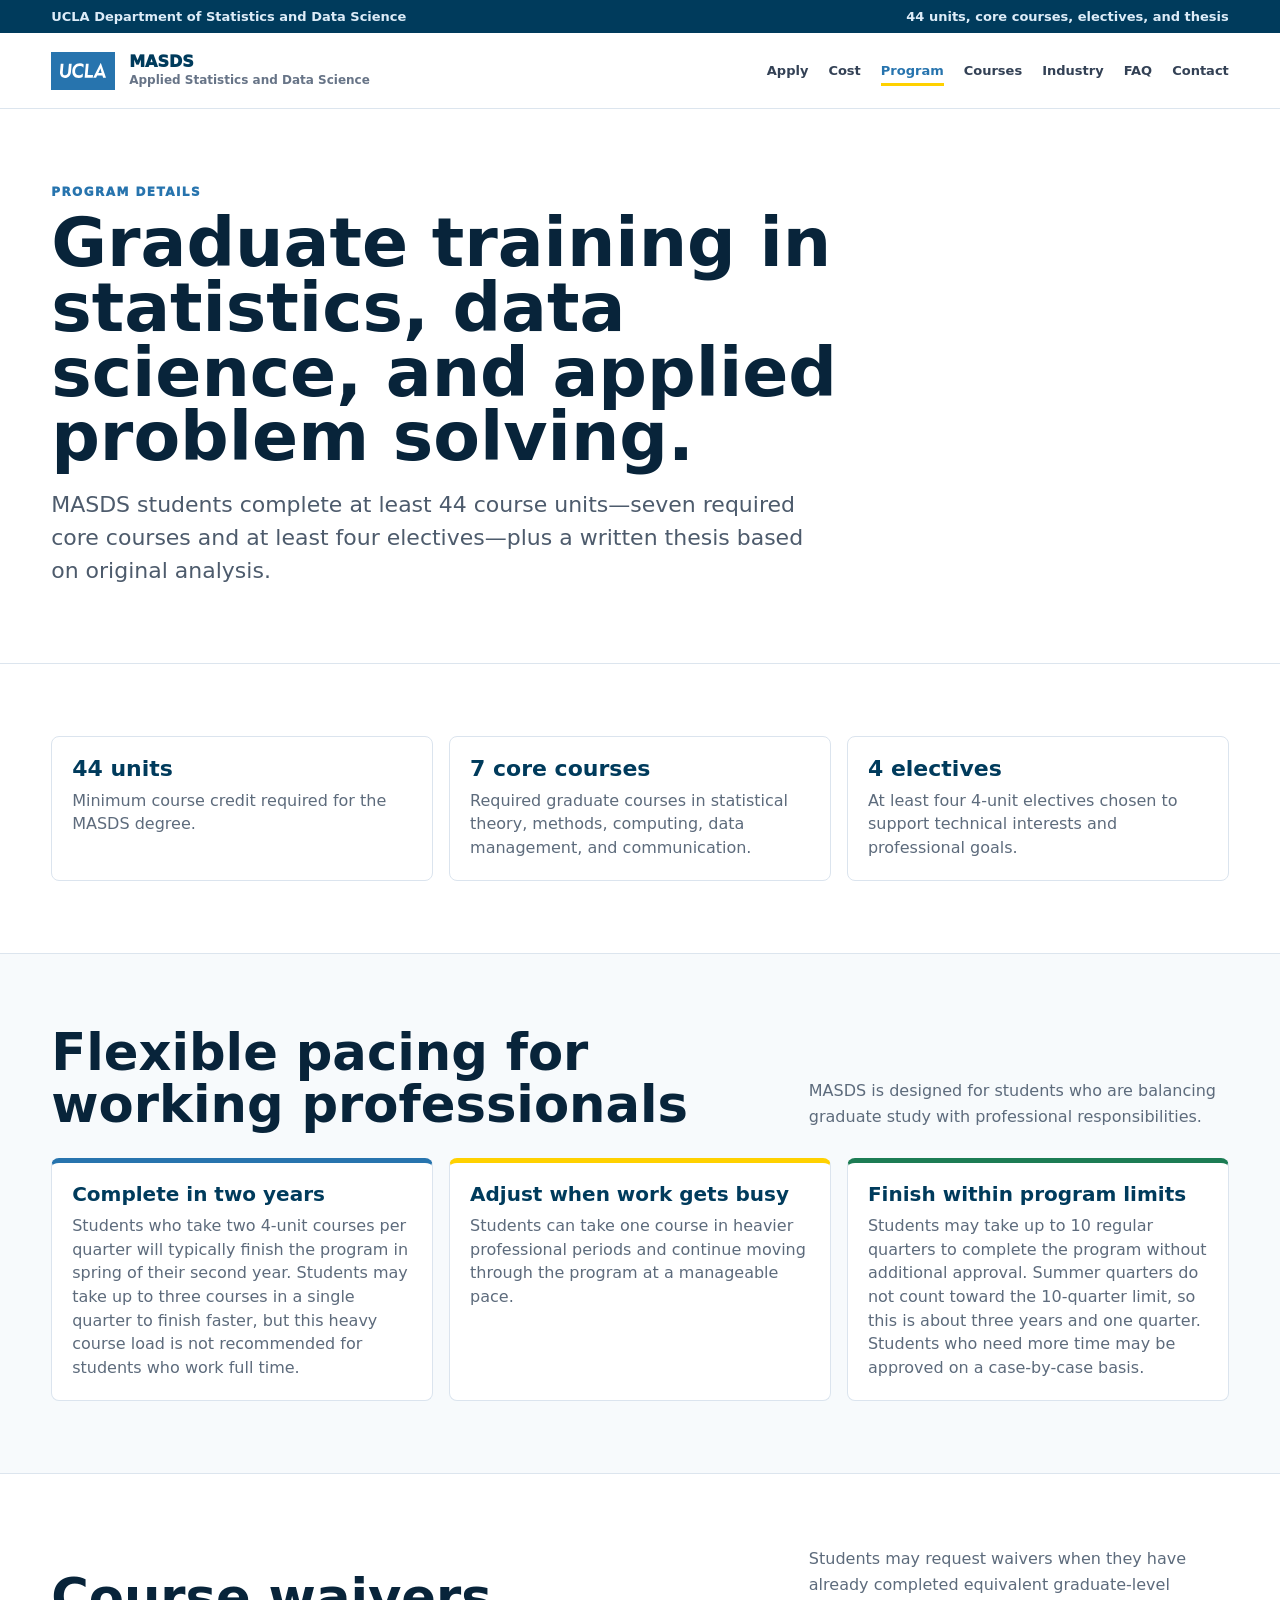
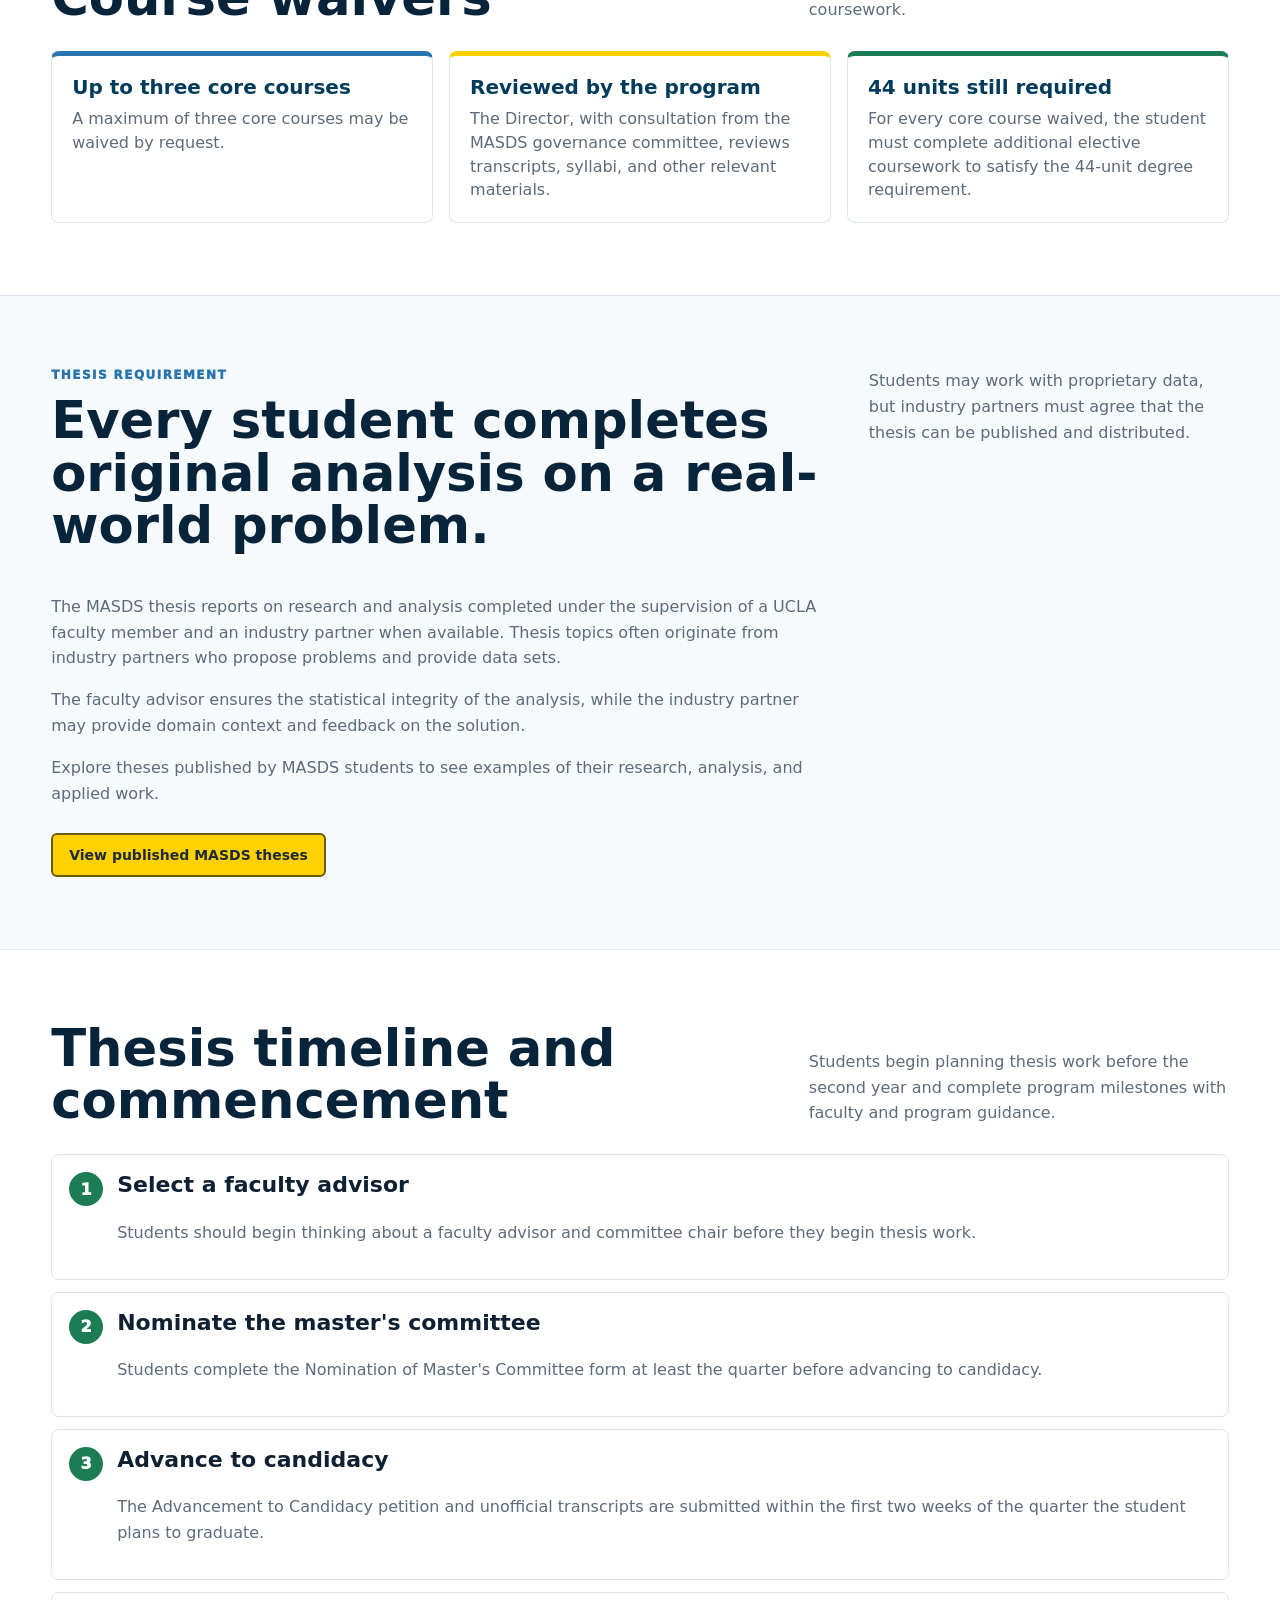
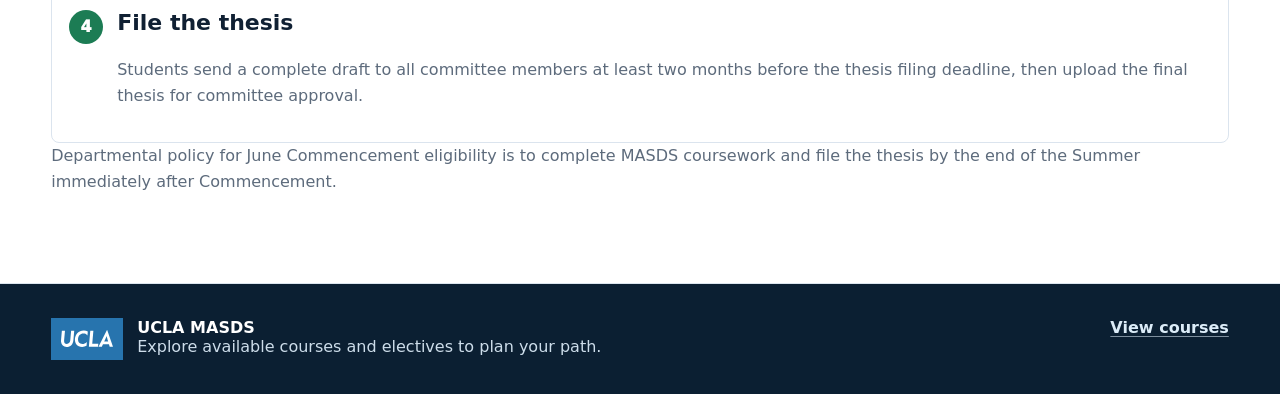
<file: program-details.html>
<!doctype html>
<html lang="en">
<head>
  <meta charset="utf-8">
  <meta name="viewport" content="width=device-width, initial-scale=1">
  <title>Program Details | UCLA MASDS</title>
  <link rel="stylesheet" href="assets/styles.css">
</head>
<body>
  <a class="skip-link" href="#main-content">Skip to main content</a>
  <div class="topbar"><span>UCLA Department of Statistics and Data Science</span><span>44 units, core courses, electives, and thesis</span></div>
  <nav class="site-nav" aria-label="Primary navigation">
    <a class="brand" href="index.html"><span class="brand-mark"><img src="assets/img/ucla-logo.svg" alt="UCLA"></span><span>MASDS <small>Applied Statistics and Data Science</small></span></a>
    <div class="nav-links">
      <a href="application-process.html">Apply</a>
      <a href="cost-of-attendance.html">Cost</a>
      <a href="program-details.html" aria-current="page">Program</a>
      <a href="available-courses.html">Courses</a>
      <a href="industry-partners.html">Industry</a>
      <a href="faq.html">FAQ</a>
      <a href="get-in-touch.html">Contact</a>
    </div>
  </nav>

  <header class="page-hero" id="main-content" tabindex="-1">
    <p class="eyebrow">Program details</p>
    <h1>Graduate training in statistics, data science, and applied problem solving.</h1>
    <p class="page-copy">MASDS students complete at least 44 course units—seven required core courses and at least four electives—plus a written thesis based on original analysis.</p>
  </header>

  <main>
    <section class="band">
      <h2 class="sr-only">Program overview</h2>
      <div class="stat-grid">
        <div class="stat"><strong>44 units</strong><span>Minimum course credit required for the MASDS degree.</span></div>
        <div class="stat"><strong>7 core courses</strong><span>Required graduate courses in statistical theory, methods, computing, data management, and communication.</span></div>
        <div class="stat"><strong>4 electives</strong><span>At least four 4-unit electives chosen to support technical interests and professional goals.</span></div>
      </div>
    </section>

    <section class="band alt">
      <div class="section-head">
        <h2>Flexible pacing for working professionals</h2>
        <p>MASDS is designed for students who are balancing graduate study with professional responsibilities.</p>
      </div>
      <div class="card-grid">
        <article class="card accent-blue"><strong>Complete in two years</strong><span>Students who take two 4-unit courses per quarter will typically finish the program in spring of their second year. Students may take up to three courses in a single quarter to finish faster, but this heavy course load is not recommended for students who work full time.</span></article>
        <article class="card accent-gold"><strong>Adjust when work gets busy</strong><span>Students can take one course in heavier professional periods and continue moving through the program at a manageable pace.</span></article>
        <article class="card accent-green"><strong>Finish within program limits</strong><span>Students may take up to 10 regular quarters to complete the program without additional approval. Summer quarters do not count toward the 10-quarter limit, so this is about three years and one quarter. Students who need more time may be approved on a case-by-case basis.</span></article>
      </div>
    </section>

    <section class="band">
      <div class="section-head">
        <h2>Course waivers</h2>
        <p>Students may request waivers when they have already completed equivalent graduate-level coursework.</p>
      </div>
      <div class="card-grid">
        <article class="card accent-blue"><strong>Up to three core courses</strong><span>A maximum of three core courses may be waived by request.</span></article>
        <article class="card accent-gold"><strong>Reviewed by the program</strong><span>The Director, with consultation from the MASDS governance committee, reviews transcripts, syllabi, and other relevant materials.</span></article>
        <article class="card accent-green"><strong>44 units still required</strong><span>For every core course waived, the student must complete additional elective coursework to satisfy the 44-unit degree requirement.</span></article>
      </div>
    </section>

    <section class="band alt">
      <div class="layout-two">
        <div>
          <p class="eyebrow">Thesis requirement</p>
          <h2>Every student completes original analysis on a real-world problem.</h2>
          <p>The MASDS thesis reports on research and analysis completed under the supervision of a UCLA faculty member and an industry partner when available. Thesis topics often originate from industry partners who propose problems and provide data sets.</p>
          <p>The faculty advisor ensures the statistical integrity of the analysis, while the industry partner may provide domain context and feedback on the solution.</p>
          <p>Explore theses published by MASDS students to see examples of their research, analysis, and applied work.</p>
          <div class="section-actions">
            <a class="button" href="http://publications.stat.ucla.edu/theses/masds-theses/">View published MASDS theses</a>
          </div>
        </div>
        <aside class="info-card">
          <p>Students may work with proprietary data, but industry partners must agree that the thesis can be published and distributed.</p>
        </aside>
      </div>
    </section>

    <section class="band">
      <div class="section-head">
        <h2>Thesis timeline and commencement</h2>
        <p>Students begin planning thesis work before the second year and complete program milestones with faculty and program guidance.</p>
      </div>
      <ol class="checklist">
        <li class="check-row"><span class="check">1</span><div><h3>Select a faculty advisor</h3><p>Students should begin thinking about a faculty advisor and committee chair before they begin thesis work.</p></div></li>
        <li class="check-row"><span class="check">2</span><div><h3>Nominate the master's committee</h3><p>Students complete the Nomination of Master's Committee form at least the quarter before advancing to candidacy.</p></div></li>
        <li class="check-row"><span class="check">3</span><div><h3>Advance to candidacy</h3><p>The Advancement to Candidacy petition and unofficial transcripts are submitted within the first two weeks of the quarter the student plans to graduate.</p></div></li>
        <li class="check-row"><span class="check">4</span><div><h3>File the thesis</h3><p>Students send a complete draft to all committee members at least two months before the thesis filing deadline, then upload the final thesis for committee approval.</p></div></li>
      </ol>
      <p>Departmental policy for June Commencement eligibility is to complete MASDS coursework and file the thesis by the end of the Summer immediately after Commencement.</p>
    </section>
  </main>

  <footer class="footer"><div class="footer-grid"><div class="footer-brand"><span class="footer-logo"><img src="assets/img/ucla-logo.svg" alt=""></span><div><strong>UCLA MASDS</strong><br>Explore available courses and electives to plan your path.</div></div><a href="available-courses.html">View courses</a></div></footer>
</body>
</html>
</file>
<file: assets/styles.css>
:root {
  --ucla-blue: #2774ae;
  --ucla-dark-blue: #003b5c;
  --ucla-gold: #ffd100;
  --ink: #102033;
  --muted: #5d6b7c;
  --line: #dce5ee;
  --paper: #f6f8fb;
  --white: #ffffff;
  --green: #1c7c54;
  --red: #b8462d;
  --teal: #006c78;
  --purple: #5a4b81;
  font-family: Inter, ui-sans-serif, system-ui, -apple-system, BlinkMacSystemFont, "Segoe UI", sans-serif;
}

* {
  box-sizing: border-box;
}

html {
  scroll-behavior: smooth;
}

body {
  margin: 0;
  color: var(--ink);
  background: var(--paper);
}

img,
iframe {
  max-width: 100%;
}

a {
  color: inherit;
  text-decoration: none;
}

.skip-link {
  position: fixed;
  top: 10px;
  left: 10px;
  z-index: 1000;
  padding: 12px 16px;
  border: 3px solid var(--ucla-gold);
  border-radius: 6px;
  background: var(--ucla-dark-blue);
  color: var(--white);
  font-weight: 900;
  transform: translateY(-200%);
}

.skip-link:focus {
  transform: translateY(0);
}

.sr-only {
  position: absolute !important;
  width: 1px !important;
  height: 1px !important;
  padding: 0 !important;
  margin: -1px !important;
  overflow: hidden !important;
  clip: rect(0, 0, 0, 0) !important;
  white-space: nowrap !important;
  border: 0 !important;
}

:focus-visible {
  outline: 3px solid var(--white);
  outline-offset: 2px;
  box-shadow: 0 0 0 6px var(--ucla-dark-blue);
}

main a:not(.button):not(.secondary-button):not(.dark-button):not(.partner-link),
.page-hero a:not(.button):not(.secondary-button):not(.dark-button) {
  color: var(--ucla-dark-blue);
  text-decoration-line: underline;
  text-decoration-color: currentColor;
  text-decoration-thickness: .08em;
  text-underline-offset: .18em;
  transition: color .18s ease, text-decoration-color .18s ease;
}

main a:not(.button):not(.secondary-button):not(.dark-button):not(.partner-link):hover,
.page-hero a:not(.button):not(.secondary-button):not(.dark-button):hover {
  color: var(--ucla-blue);
  text-decoration-color: currentColor;
}

p {
  color: var(--muted);
  line-height: 1.62;
}

.topbar {
  display: flex;
  flex-wrap: wrap;
  justify-content: space-between;
  gap: 18px;
  padding: 9px clamp(18px, 4vw, 56px);
  background: var(--ucla-dark-blue);
  color: #dcecf8;
  font-size: 13px;
  font-weight: 750;
}

.topbar span {
  white-space: normal;
}

.site-nav {
  position: sticky;
  top: 0;
  z-index: 20;
  display: flex;
  flex-wrap: wrap;
  align-items: center;
  justify-content: space-between;
  gap: 20px;
  min-height: 76px;
  padding: 10px clamp(18px, 4vw, 56px);
  background: rgba(255, 255, 255, .96);
  border-bottom: 1px solid var(--line);
  backdrop-filter: blur(16px);
}

.brand {
  display: flex;
  align-items: center;
  gap: 14px;
  min-width: 260px;
  color: var(--ucla-dark-blue);
  font-weight: 950;
  line-height: 1.05;
}

.brand-mark {
  display: grid;
  place-items: center;
  flex: 0 0 auto;
  width: 64px;
  height: 38px;
  padding: 8px 9px;
  background: var(--ucla-blue);
}

.brand-mark img,
.footer-logo img {
  display: block;
  width: 100%;
  height: auto;
}

.brand small {
  display: block;
  margin-top: 3px;
  color: #677487;
  font-size: 12px;
  font-weight: 800;
}

.brand > span:last-child {
  min-width: 0;
}

.nav-links {
  display: flex;
  flex-wrap: wrap;
  align-items: center;
  justify-content: flex-end;
  gap: clamp(10px, 1.6vw, 20px);
  flex: 1 1 520px;
  min-width: 260px;
  max-width: 100%;
  overflow-x: visible;
  color: #334155;
  font-size: 13px;
  font-weight: 850;
}

.nav-links a {
  flex: 0 0 auto;
  padding: 8px 0;
}

.nav-links a[aria-current="page"] {
  color: var(--ucla-blue);
  box-shadow: inset 0 -3px 0 var(--ucla-gold);
}

.button,
.secondary-button,
.dark-button {
  display: inline-flex;
  align-items: center;
  justify-content: center;
  min-height: 44px;
  padding: 11px 16px;
  border-radius: 6px;
  border: 2px solid transparent;
  font-weight: 900;
  font-size: 14px;
  white-space: normal;
  text-align: center;
}

.button {
  background: var(--ucla-gold);
  color: #1e293b;
  border-color: #6c5a12;
}

.secondary-button {
  background: #fff;
  color: var(--ucla-dark-blue);
  border-color: var(--muted);
}

.dark-button {
  background: var(--ucla-dark-blue);
  color: #fff;
}

.hero {
  display: grid;
  grid-template-columns: minmax(0, 1fr) minmax(320px, 430px);
  gap: clamp(28px, 5vw, 70px);
  align-items: center;
  padding: clamp(44px, 7vw, 90px) clamp(18px, 4vw, 56px) 42px;
  background:
    linear-gradient(135deg, rgba(39, 116, 174, .12), rgba(255, 255, 255, .95) 42%),
    #fff;
  border-bottom: 1px solid var(--line);
}

.home-hero {
  background:
    linear-gradient(90deg, rgba(255, 255, 255, .98) 0%, rgba(255, 255, 255, .94) 46%, rgba(246, 248, 251, .72) 68%, rgba(246, 248, 251, .22) 100%),
    url("img/home-hero-royce.jpg");
  background-size: cover;
  background-position: center;
}

.page-hero {
  padding: clamp(40px, 7vw, 76px) clamp(18px, 4vw, 56px);
  background: #fff;
  border-bottom: 1px solid var(--line);
}

.eyebrow {
  margin: 0 0 12px;
  color: var(--ucla-blue);
  font-size: 12px;
  line-height: 1.2;
  text-transform: uppercase;
  letter-spacing: .12em;
  font-weight: 950;
}

h1,
h2,
h3,
p {
  margin-top: 0;
}

h1 {
  max-width: 880px;
  margin-bottom: 18px;
  color: #08243a;
  font-size: clamp(42px, 7vw, 78px);
  line-height: .95;
}

.page-hero h1 {
  font-size: clamp(38px, 6vw, 68px);
}

h2 {
  color: #08243a;
  font-size: clamp(30px, 4vw, 52px);
  line-height: 1.02;
}

h3 {
  color: #102033;
  font-size: 22px;
  line-height: 1.15;
}

.hero-copy,
.page-copy {
  max-width: 760px;
  margin-bottom: 0;
  color: #4d5b6c;
  font-size: clamp(18px, 2vw, 22px);
  line-height: 1.5;
}

.hero-actions,
.section-actions {
  display: flex;
  flex-wrap: wrap;
  gap: 12px;
  margin-top: 26px;
}

.deadline-panel,
.side-card,
.info-card {
  border-radius: 8px;
}

.info-card p {
  margin: 0;
}

.deadline-panel {
  align-self: stretch;
  display: grid;
  align-content: start;
  gap: 16px;
  padding: 22px;
  background: #fff;
  border: 1px solid #d4dde8;
  box-shadow: 0 18px 60px rgba(15, 35, 55, .12);
}

.deadline-date {
  padding: 18px;
  border-radius: 6px;
  background: #fff7dc;
  border: 1px solid #f2d55f;
}

.deadline-date span,
.small-label {
  display: block;
  color: #6c5a12;
  font-size: 12px;
  font-weight: 950;
  text-transform: uppercase;
  letter-spacing: .1em;
}

.deadline-date strong {
  display: block;
  margin-top: 8px;
  color: var(--red);
  font-size: clamp(30px, 4vw, 40px);
  line-height: .95;
}

.fact-grid,
.stat-grid,
.card-grid,
.partner-grid {
  display: grid;
  grid-template-columns: repeat(3, minmax(0, 1fr));
  gap: 16px;
}

.partner-organization {
  display: grid;
  grid-template-rows: 180px auto;
  gap: 16px;
  align-items: start;
  text-align: center;
}

.partner-logo {
  position: relative;
  display: grid;
  place-items: center;
  width: 100%;
  height: 180px;
  overflow: hidden;
  border: 1px solid var(--line);
  border-radius: 6px;
  background: #f8fafc;
}

.partner-logo img {
  position: absolute;
  top: 16px;
  left: 16px;
  display: block;
  width: calc(100% - 32px);
  height: calc(100% - 32px);
  max-width: none;
  object-fit: contain;
  object-position: center;
}

.partner-organization strong {
  align-self: center;
  font-size: 17px;
}

.partner-link {
  color: inherit;
  text-decoration: none;
  transition: border-color .18s ease, box-shadow .18s ease, transform .18s ease;
}

.partner-link:hover {
  border-color: rgba(39, 116, 174, .5);
  box-shadow: 0 10px 24px rgba(15, 35, 55, .1);
  transform: translateY(-2px);
}

.partner-link:hover strong {
  color: var(--ucla-blue);
}

.partner-link:focus-visible {
  outline: 3px solid var(--white);
  outline-offset: 2px;
  box-shadow: 0 0 0 6px var(--ucla-dark-blue);
}

.vertical-card-grid {
  grid-template-columns: 1fr;
}

.schedule-grid {
  grid-template-columns: repeat(2, minmax(0, 1fr));
  gap: 24px;
}

.photo-grid {
  display: grid;
  grid-template-columns: repeat(3, minmax(0, 1fr));
  gap: 16px;
  margin-top: 28px;
}

.fact-grid {
  grid-template-columns: 1fr 1fr;
  gap: 10px;
}

.fact,
.card,
.stat,
.partner-card,
.course-card,
.contact-card {
  padding: 20px;
  border-radius: 8px;
  background: #fff;
  border: 1px solid #dbe4ee;
}

.fact {
  min-height: 106px;
  padding: 14px;
  background: #f7fafc;
}

.fact strong,
.stat strong {
  display: block;
  color: var(--ucla-dark-blue);
  font-size: 22px;
  line-height: 1.08;
}

.fact span,
.stat span,
.card span,
.partner-card span,
.course-card span,
.contact-card span {
  display: block;
  margin-top: 8px;
  color: var(--muted);
  line-height: 1.48;
}

.band {
  padding: clamp(34px, 6vw, 72px) clamp(18px, 4vw, 56px);
  border-bottom: 1px solid var(--line);
  background: #fff;
}

.band.alt {
  background: #f7fafc;
}

.section-head {
  display: grid;
  grid-template-columns: minmax(0, 1fr) minmax(260px, 420px);
  gap: 28px;
  align-items: end;
  margin-bottom: 28px;
}

.section-head h2,
.section-head p {
  margin-bottom: 0;
}

.comparison-intro {
  max-width: 900px;
  margin-bottom: 28px;
}

.comparison-intro h3 {
  margin-bottom: 10px;
}

.comparison-intro p {
  margin-bottom: 0;
}

.resource-intro {
  max-width: 900px;
  margin-bottom: 28px;
}

.resource-intro h2 {
  margin-bottom: 12px;
}

.resource-intro p {
  margin-bottom: 0;
}

.resource-list {
  margin: 16px 0 0;
  padding-left: 20px;
  color: var(--muted);
}

.resource-list li {
  line-height: 1.48;
}

.resource-list li + li {
  margin-top: 14px;
}

.resource-list a {
  font-weight: 800;
}

.fine-print {
  margin: 18px 0 0;
  color: var(--muted);
  font-size: 13px;
  line-height: 1.5;
}

.card strong,
.partner-card strong,
.course-card strong,
.contact-card strong {
  display: block;
  color: var(--ucla-dark-blue);
  font-size: 20px;
  line-height: 1.15;
}

.card.accent-blue {
  border-top: 5px solid var(--ucla-blue);
}

.card.accent-gold {
  border-top: 5px solid var(--ucla-gold);
}

.card.accent-green {
  border-top: 5px solid var(--green);
}

.layout-two {
  display: grid;
  grid-template-columns: minmax(0, 1fr) 360px;
  gap: clamp(24px, 4vw, 48px);
  align-items: start;
}

.side-card {
  position: sticky;
  top: 100px;
  padding: 20px;
  background: var(--ucla-dark-blue);
  color: #fff;
}

.side-card h3,
.side-card p {
  color: #fff;
}

.side-card p {
  color: #d8e9f6;
}

.mini-list {
  display: grid;
  gap: 8px;
  margin-top: 18px;
}

.mini-list div {
  padding: 12px;
  border-radius: 6px;
  background: rgba(255, 255, 255, .09);
  color: #e8f2fb;
  font-size: 13px;
  line-height: 1.35;
  font-weight: 750;
}

.checklist,
.stack {
  display: grid;
  gap: 12px;
}

.checklist {
  margin: 0;
  padding: 0;
  list-style: none;
}

.check-row {
  display: grid;
  grid-template-columns: 34px 1fr;
  gap: 14px;
  padding: 17px;
  border-radius: 8px;
  background: #fff;
  border: 1px solid #dbe4ee;
}

.check {
  display: grid;
  place-items: center;
  width: 34px;
  height: 34px;
  border-radius: 50%;
  color: #fff;
  background: var(--green);
  font-weight: 950;
}

.video-feature {
  display: grid;
  grid-template-columns: minmax(0, 1.1fr) minmax(280px, .9fr);
  gap: clamp(24px, 4vw, 48px);
  align-items: center;
}

.video-frame {
  position: relative;
  overflow: hidden;
  width: 100%;
  aspect-ratio: 16 / 9;
  border-radius: 8px;
  background: #0b1f32;
  border: 1px solid #cfd9e4;
  box-shadow: 0 18px 50px rgba(15, 35, 55, .14);
}

.video-frame iframe {
  position: absolute;
  inset: 0;
  width: 100%;
  height: 100%;
  border: 0;
}

.value-panel,
.contact-band {
  display: grid;
  grid-template-columns: minmax(0, 1fr) minmax(260px, 390px);
  gap: 18px;
  align-items: stretch;
  padding: 24px;
  border-radius: 8px;
  background: #08243a;
  color: #fff;
}

.value-panel h2,
.value-panel p,
.contact-band h2,
.contact-band p {
  color: #fff;
}

.value-panel p,
.contact-band p {
  color: #d6e6f3;
}

.value-stats {
  display: grid;
  grid-template-columns: 1fr 1fr;
  gap: 10px;
}

.value-stats div {
  padding: 16px;
  border-radius: 6px;
  background: rgba(255, 255, 255, .1);
  border: 1px solid rgba(255, 255, 255, .16);
}

.value-stats strong {
  display: block;
  color: var(--ucla-gold);
  font-size: 28px;
  line-height: 1;
}

.value-stats span {
  display: block;
  margin-top: 8px;
  color: #e4edf5;
  font-size: 13px;
  line-height: 1.35;
  font-weight: 700;
}

.table-wrap {
  overflow-x: auto;
  border: 1px solid var(--line);
  border-radius: 8px;
  background: #fff;
  scrollbar-gutter: stable;
}

.table-wrap:focus-visible {
  outline: 3px solid var(--white);
  outline-offset: 2px;
  box-shadow: 0 0 0 6px var(--ucla-dark-blue);
}

.schedule-card {
  display: grid;
  align-content: start;
  gap: 14px;
  padding: 24px;
}

.schedule-card strong,
.schedule-card span {
  margin: 0;
}

.schedule-table table {
  min-width: 0;
}

.schedule-table th,
.schedule-table td {
  padding: 12px 14px;
}

.faq-list {
  display: grid;
  gap: 12px;
}

.faq-list details {
  border: 1px solid var(--line);
  border-radius: 8px;
  background: #fff;
  overflow: hidden;
}

.faq-list summary {
  cursor: pointer;
  padding: 18px 20px;
  color: var(--ucla-dark-blue);
  font-weight: 900;
  line-height: 1.35;
}

.faq-list summary:focus-visible {
  outline: 3px solid var(--ucla-dark-blue);
  outline-offset: -4px;
  box-shadow: none;
}

.faq-list details[open] summary {
  border-bottom: 1px solid var(--line);
  background: #eef5fb;
}

.faq-answer {
  padding: 18px 20px 20px;
}

.faq-answer p:last-child {
  margin-bottom: 0;
}

table {
  width: 100%;
  min-width: 720px;
  border-collapse: collapse;
}

th,
td {
  padding: 14px 16px;
  border-bottom: 1px solid var(--line);
  text-align: left;
  vertical-align: top;
}

th {
  color: #08243a;
  background: #eef5fb;
  font-size: 13px;
  text-transform: uppercase;
  letter-spacing: .08em;
}

tr:last-child td {
  border-bottom: 0;
}

.comparison-highlight td {
  background: #e6f2fa;
}

.pill {
  display: inline-flex;
  align-items: center;
  min-height: 28px;
  padding: 5px 9px;
  border-radius: 999px;
  background: #eef6fb;
  color: var(--ucla-dark-blue);
  font-size: 12px;
  font-weight: 950;
  white-space: nowrap;
}

.placeholder-image {
  display: grid;
  place-items: center;
  min-height: 320px;
  border-radius: 8px;
  color: #dcecf8;
  background:
    linear-gradient(135deg, rgba(0, 59, 92, .88), rgba(39, 116, 174, .68)),
    repeating-linear-gradient(45deg, rgba(255, 255, 255, .08) 0 1px, transparent 1px 16px);
  text-align: center;
  padding: 24px;
  font-weight: 900;
}

.image-card {
  margin: 0;
  overflow: hidden;
  border-radius: 8px;
  background: #fff;
  border: 1px solid var(--line);
  box-shadow: 0 16px 44px rgba(15, 35, 55, .1);
}

.photo-grid .image-card {
  min-height: 100%;
}

.image-card img {
  display: block;
  width: 100%;
  height: auto;
  object-fit: cover;
}

.photo-grid .image-card img {
  aspect-ratio: 4 / 3;
  height: 100%;
}

.image-card.wide img {
  aspect-ratio: 16 / 10;
}

.image-card.square img {
  aspect-ratio: 1 / 1;
}

.image-card.tall img {
  aspect-ratio: 4 / 5;
}

.image-card figcaption {
  padding: 12px 14px;
  color: var(--muted);
  font-size: 13px;
  line-height: 1.4;
  font-weight: 700;
}

.footer {
  padding: 34px clamp(18px, 4vw, 56px);
  background: #0b1f32;
  color: #cdddea;
}

.footer-grid {
  display: grid;
  grid-template-columns: minmax(0, 1fr) auto;
  gap: 24px;
  align-items: start;
}

.footer-brand {
  display: flex;
  align-items: flex-start;
  gap: 14px;
}

.footer-logo {
  display: grid;
  place-items: center;
  flex: 0 0 auto;
  width: 72px;
  height: 42px;
  padding: 9px 10px;
  background: var(--ucla-blue);
}

.footer strong {
  color: #fff;
}

.footer a {
  color: #dcecf8;
  font-weight: 800;
  text-decoration-line: underline;
  text-decoration-color: rgba(220, 236, 248, .55);
  text-decoration-thickness: .08em;
  text-underline-offset: .18em;
  transition: color .18s ease, text-decoration-color .18s ease;
}

.footer a:hover {
  color: #fff;
  text-decoration-color: currentColor;
}

@media (max-width: 940px) {
  .hero,
  .section-head,
  .layout-two,
  .video-feature,
  .value-panel,
  .contact-band,
  .footer-grid {
    grid-template-columns: 1fr;
  }

  .card-grid,
  .schedule-grid,
  .stat-grid,
  .partner-grid,
  .photo-grid {
    grid-template-columns: 1fr;
  }

  .side-card {
    position: static;
  }
}

@media (max-width: 760px) {
  .topbar {
    display: none;
  }

  .site-nav {
    position: static;
    align-items: flex-start;
    gap: 10px;
  }

  .brand {
    min-width: 0;
  }

  .nav-links {
    flex-basis: 100%;
    justify-content: flex-start;
    padding-bottom: 4px;
  }

  .fact-grid,
  .value-stats {
    grid-template-columns: 1fr;
  }

  .hero {
    grid-template-columns: 1fr;
  }
}

@media (prefers-reduced-motion: reduce) {
  html {
    scroll-behavior: auto;
  }

  *,
  *::before,
  *::after {
    transition-duration: .01ms !important;
    animation-duration: .01ms !important;
    animation-iteration-count: 1 !important;
  }
}
</file>
